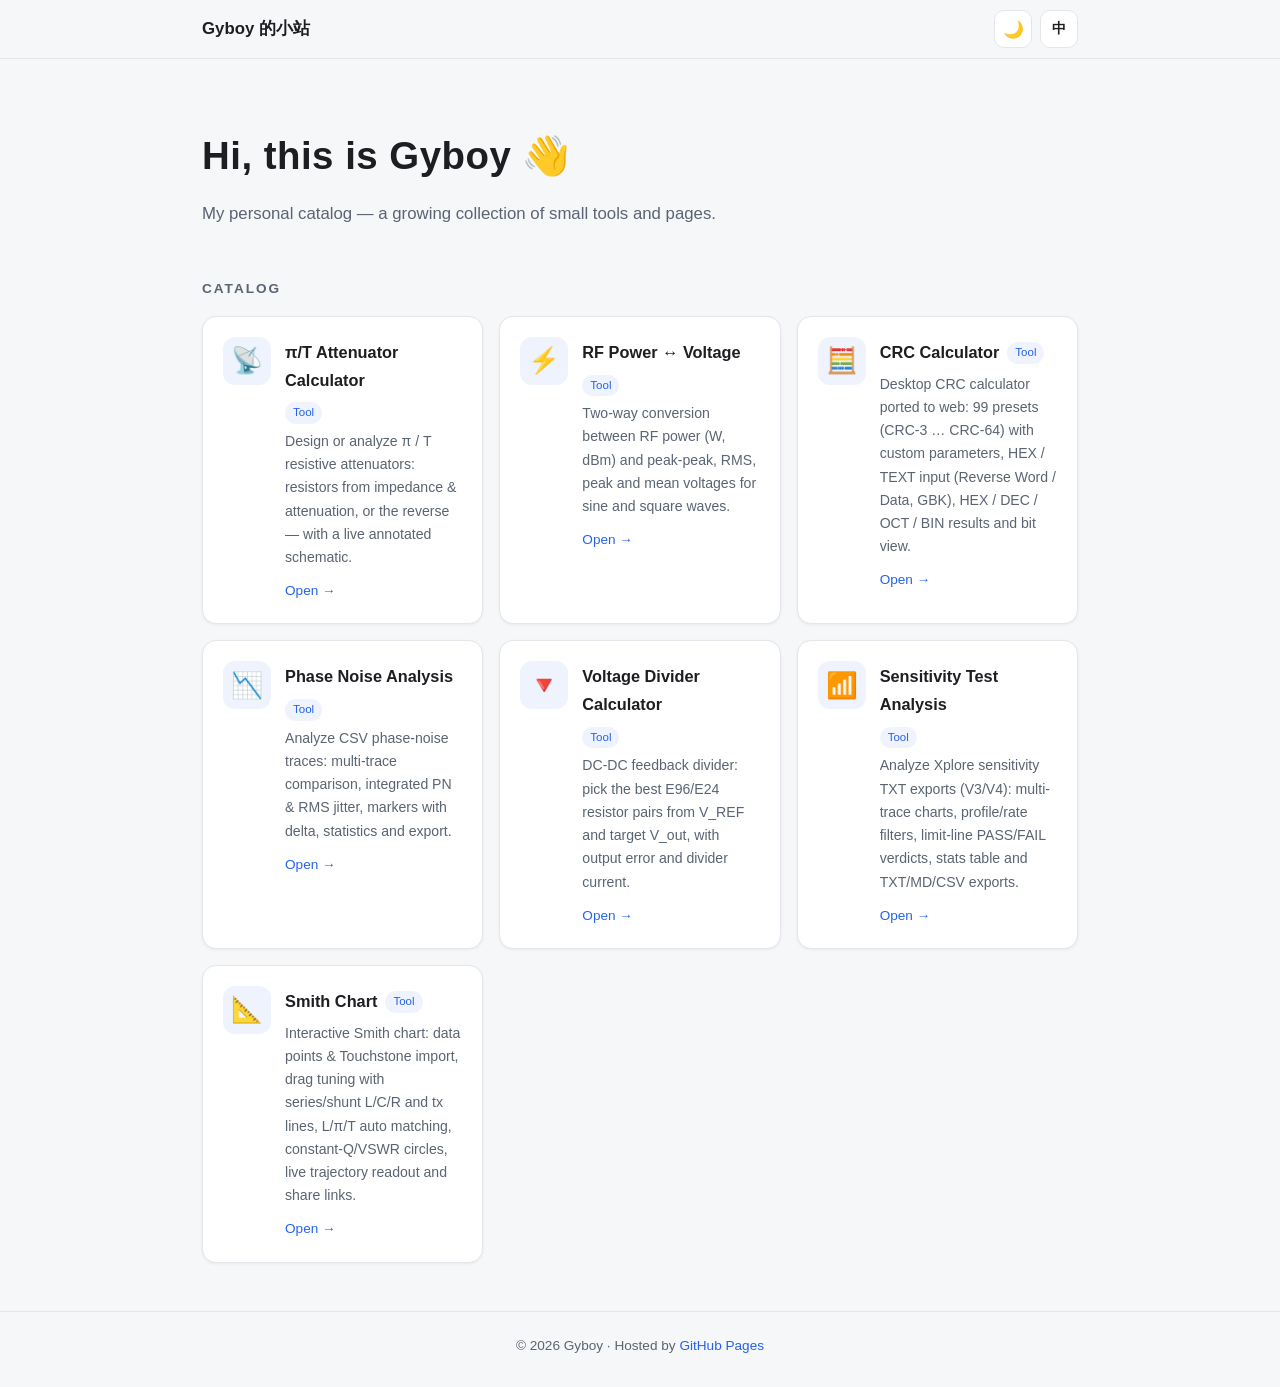
<file: index.html>
<!DOCTYPE html>
<html lang="zh-CN">
<head>
  <meta charset="UTF-8">
  <meta name="viewport" content="width=device-width, initial-scale=1">
  <title>Gyboy 的小站 · 目录</title>
  <meta name="description" content="Gyboy 的个人站点：收录各类小工具与页面，持续更新。">
  <link rel="icon" href="data:image/svg+xml,<svg xmlns='http://www.w3.org/2000/svg' viewBox='0 0 100 100'><text y='.9em' font-size='90'>🏠</text></svg>">
  <script>
    /* 主题预设：在 CSS 加载前确定明暗，避免页面闪烁 */
    (function () {
      var t = localStorage.getItem('gyboy-theme');
      if (!t) t = window.matchMedia && matchMedia('(prefers-color-scheme: dark)').matches ? 'dark' : 'light';
      document.documentElement.setAttribute('data-theme', t);
    })();
  </script>
  <link rel="stylesheet" href="/assets/css/style.css">
</head>
<body data-i18n-doc="home.doc">
  <header class="site-header">
    <div class="container header-inner">
      <a class="brand" href="/">Gyboy 的小站</a>
      <div class="header-actions">
        <button id="theme-toggle" class="icon-btn" data-i18n-title="nav.theme" aria-label="切换明暗主题" title="切换明暗主题">🌙</button>
        <button id="lang-toggle" class="icon-btn lang-btn" aria-label="切换到英文" title="切换到英文">EN</button>
      </div>
    </div>
  </header>

  <main class="container">
    <section class="hero">
      <h1 data-i18n="home.hero.title">你好，这里是 Gyboy 👋</h1>
      <p data-i18n="home.hero.sub">我的个人目录站 —— 收录做过的各类小工具与页面，持续更新中。</p>
    </section>

    <section>
      <h2 class="section-title" data-i18n="home.section">目录</h2>
      <div id="page-grid" class="card-grid"></div>
      <noscript><p class="empty-tip">请启用 JavaScript 以查看目录。</p></noscript>
    </section>
  </main>

  <footer class="site-footer">
    <div class="container">
      © <span id="year">2026</span> Gyboy · <span data-i18n-html="footer.hosted">由 <a href="https://pages.github.com/" target="_blank" rel="noopener">GitHub Pages</a> 托管</span>
    </div>
  </footer>

  <script src="/assets/js/i18n.js"></script>
  <script src="/assets/js/pages.js"></script>
  <script src="/assets/js/common.js"></script>
</body>
</html>
</file>
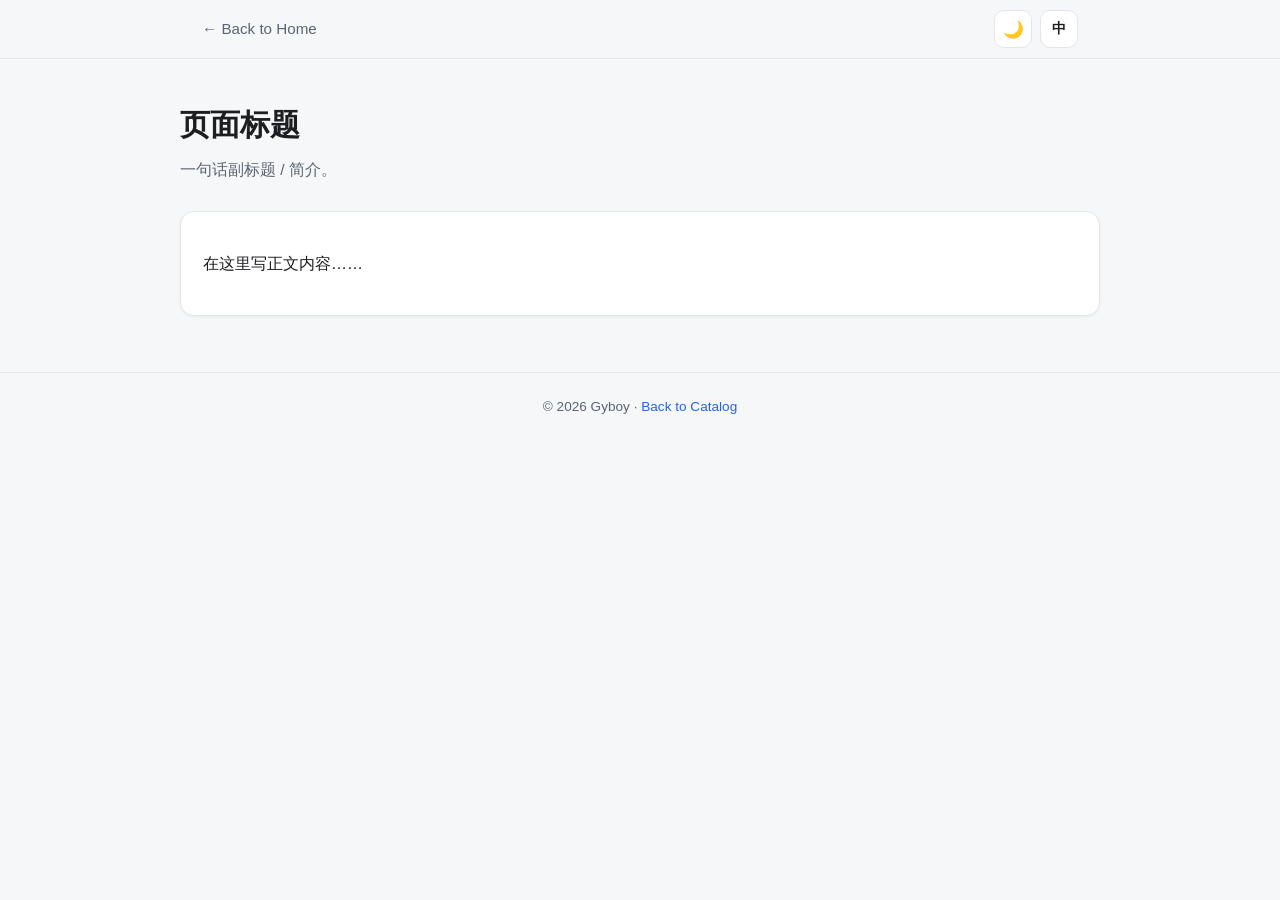
<file: _template/index.html>
<!DOCTYPE html>
<!--
  ════════════════════════════════════════════════════════════
  新页面模板 · 使用方法（3 步）
  ────────────────────────────────────────────────────────────
  1. 把整个 _template 文件夹复制一份，重命名为页面路径，
     例如 tools/my-tool/ 或 blog/my-post/
  2. 修改下方 <title>、<h1 class="page-title">、
     <p class="page-subtitle"> 和 <main> 里的正文内容；
     需要交互逻辑时，把 JS 写在页面底部的 <script> 中
  3. 打开 /assets/js/pages.js，在 SITE_PAGES 数组里加一条记录，
     首页目录会自动出现新卡片

  多语言说明：
  - 静态文本用 data-i18n="key"（纯文本）或 data-i18n-html="key"
    （富文本），词典加在 /assets/js/i18n.js 的 I18N_DICT 里；
  - 页面动态文本用 I18N.lang() / I18N.t(key)，并监听 'langchange'
    事件重渲染；
  - 浏览器标签页标题：<body data-i18n-doc="key">。

  详细说明见仓库根目录 MAINTENANCE.md
  ════════════════════════════════════════════════════════════
-->
<html lang="zh-CN">
<head>
  <meta charset="UTF-8">
  <meta name="viewport" content="width=device-width, initial-scale=1">
  <title>页面标题 · Gyboy 的小站</title>
  <meta name="description" content="一句话页面简介。">
  <link rel="icon" href="data:image/svg+xml,<svg xmlns='http://www.w3.org/2000/svg' viewBox='0 0 100 100'><text y='.9em' font-size='90'>📄</text></svg>">
  <script>
    /* 主题预设：在 CSS 加载前确定明暗，避免页面闪烁 */
    (function () {
      var t = localStorage.getItem('gyboy-theme');
      if (!t) t = window.matchMedia && matchMedia('(prefers-color-scheme: dark)').matches ? 'dark' : 'light';
      document.documentElement.setAttribute('data-theme', t);
    })();
  </script>
  <link rel="stylesheet" href="/assets/css/style.css">
</head>
<body>
  <header class="site-header">
    <div class="container header-inner">
      <a class="back-link" href="/" data-i18n="nav.back">← 返回首页</a>
      <div class="header-actions">
        <button id="theme-toggle" class="icon-btn" data-i18n-title="nav.theme" aria-label="切换明暗主题" title="切换明暗主题">🌙</button>
        <button id="lang-toggle" class="icon-btn lang-btn" aria-label="切换到英文" title="切换到英文">EN</button>
      </div>
    </div>
  </header>

  <main class="container page-main">
    <h1 class="page-title">页面标题</h1>
    <p class="page-subtitle">一句话副标题 / 简介。</p>

    <!-- 正文从这里开始，可以直接复用 .panel 卡片容器；
         需要多语言的元素加 data-i18n="key"（词典见 /assets/js/i18n.js） -->
    <div class="panel">
      <p>在这里写正文内容……</p>
    </div>
  </main>

  <footer class="site-footer">
    <div class="container">
      © <span id="year">2026</span> Gyboy · <a href="/" data-i18n="footer.back">返回目录</a>
    </div>
  </footer>

  <script src="/assets/js/i18n.js"></script>
  <script src="/assets/js/common.js"></script>
  <script>
    /* 页面专属脚本写在这里；
       动态文本可参考 tools/pi-attenuator/ 的双语写法（{ zh, en } + langchange） */
  </script>
</body>
</html>
</file>
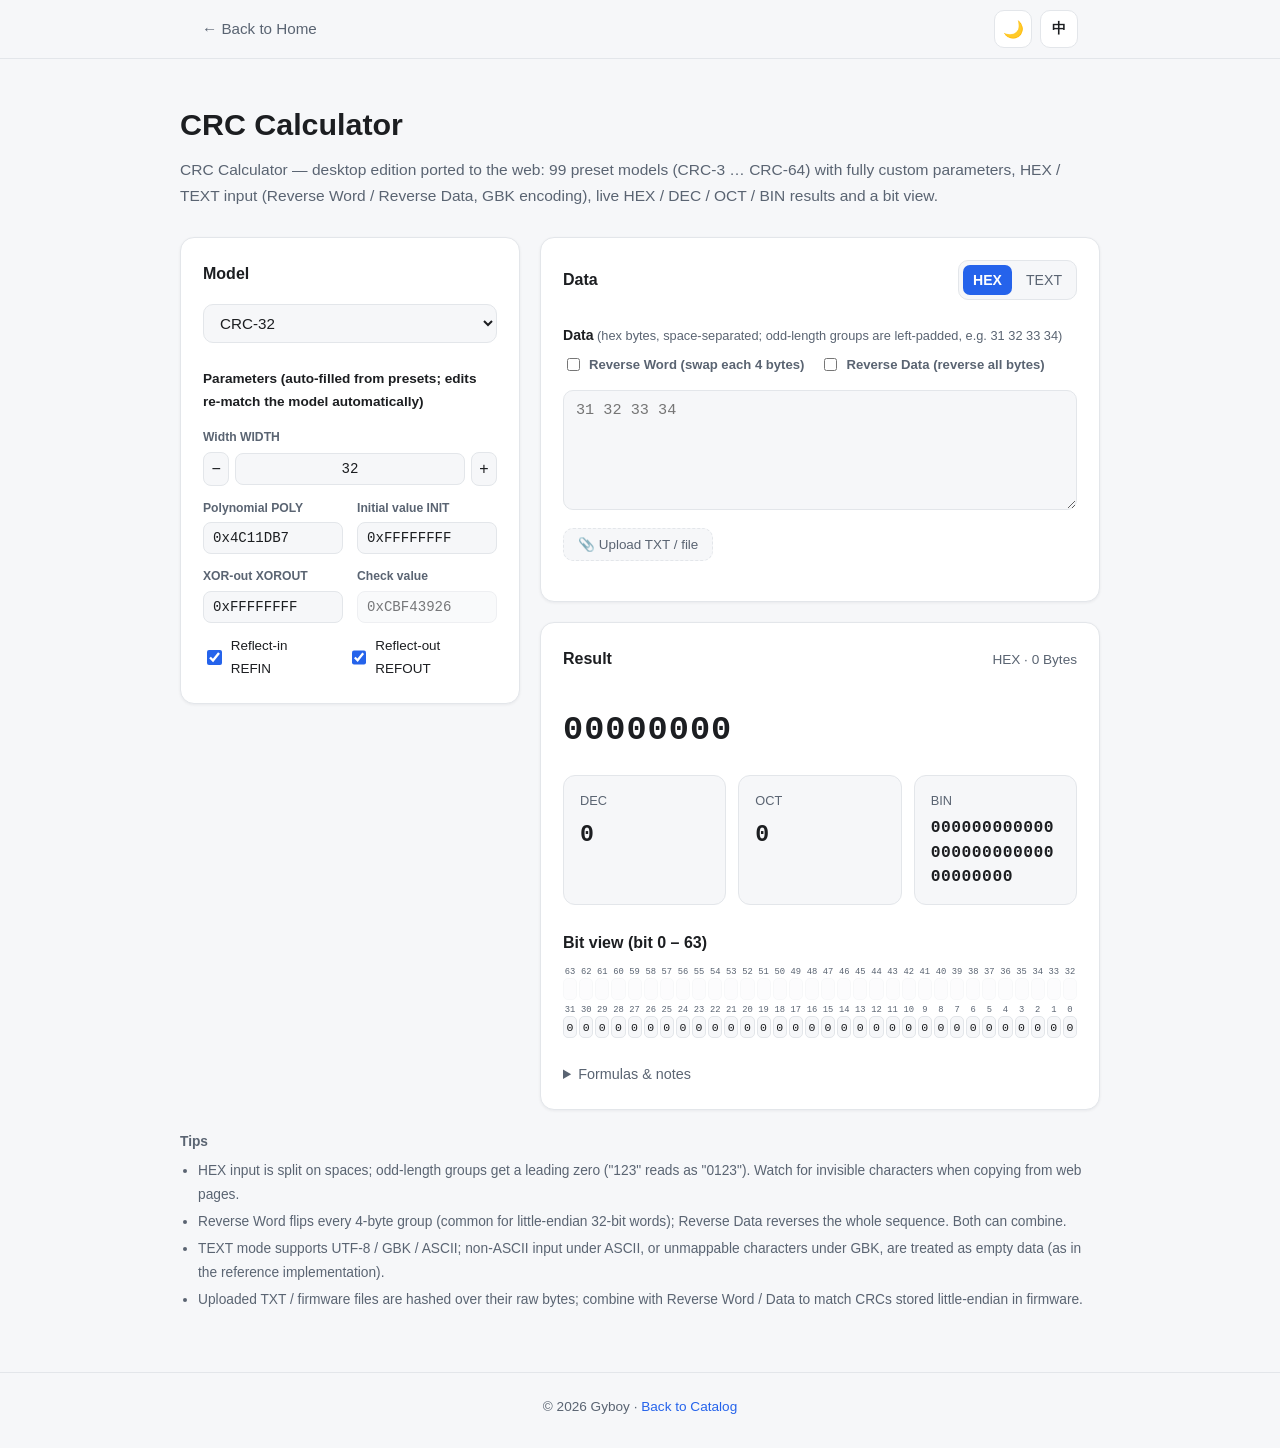
<file: tools/crc/index.html>
<!DOCTYPE html>
<html lang="zh-CN">
<head>
  <meta charset="UTF-8">
  <meta name="viewport" content="width=device-width, initial-scale=1">
  <title>CRC 计算工具 · Gyboy 的小站</title>
  <meta name="description" content="CRC 在线计算器（桌面版移植）：99 种预设模型（CRC-3 ~ CRC-64）与全参数自定义（WIDTH/POLY/INIT/XOROUT/REFIN/REFOUT），HEX 与 TEXT 双输入（Reverse Word / Reverse Data、GBK 编码），实时输出 HEX / DEC / OCT / BIN 与 64 位位显示。">
  <link rel="icon" href="data:image/svg+xml,<svg xmlns='http://www.w3.org/2000/svg' viewBox='0 0 100 100'><text y='.9em' font-size='90'>🧮</text></svg>">
  <script>
    /* 主题预设：在 CSS 加载前确定明暗，避免页面闪烁 */
    (function () {
      var t = localStorage.getItem('gyboy-theme');
      if (!t) t = window.matchMedia && matchMedia('(prefers-color-scheme: dark)').matches ? 'dark' : 'light';
      document.documentElement.setAttribute('data-theme', t);
    })();
  </script>
  <link rel="stylesheet" href="/assets/css/style.css">
  <style>
    /* ---------- CRC 页专属：位宽步进器与位点阵 ---------- */
    .stepper { display: flex; align-items: center; gap: 6px; }
    .stepper button {
      width: 30px; height: 34px; border: 1px solid var(--border); border-radius: 8px;
      background: var(--bg); color: var(--text); font-size: 1rem; cursor: pointer;
      transition: border-color 0.15s;
    }
    .stepper button:hover { border-color: var(--accent); }
    .stepper input {
      width: 100%; min-width: 0; text-align: center;
      padding: 7px 6px; font-size: 0.9rem; font-family: ui-monospace, Consolas, monospace;
      color: var(--text); background: var(--bg); border: 1px solid var(--border);
      border-radius: 8px; outline: none;
    }
    .stepper input:focus { border-color: var(--accent); }
    .params-grid input[type="text"]:disabled, .params-grid .stepper input:disabled { opacity: 0.6; cursor: not-allowed; }

    .bit-wrap { overflow-x: auto; padding-bottom: 4px; }
    .bit-grid {
      display: grid;
      grid-template-columns: repeat(32, minmax(0, 1fr));
      gap: 2px;
      font-family: ui-monospace, "Cascadia Mono", Consolas, monospace;
    }
    .bit-cell { text-align: center; min-width: 0; }
    .bit-cell .bit-num { display: block; font-size: 0.55rem; color: var(--text-2); line-height: 1.4; white-space: nowrap; }
    .bit-cell .bit-val {
      display: flex; align-items: center; justify-content: center;
      height: 22px; border: 1px solid var(--border); border-radius: 5px;
      background: var(--bg); font-size: 0.72rem; color: var(--text);
    }
    .bit-cell.on .bit-val { background: var(--accent-weak); border-color: var(--accent); color: var(--accent); font-weight: 700; }
    .bit-cell.off .bit-val { opacity: 0.25; }
    /* 窄屏下 32 列放不下两位数位序号，隐藏序号只留位值 */
    @media (max-width: 900px) {
      .bit-cell .bit-num { display: none; }
    }
    .hex-opts { display: flex; gap: 16px; flex-wrap: wrap; margin-bottom: 8px; }
    .hex-opts label, .enc-row label {
      display: inline-flex; align-items: center; gap: 6px;
      font-size: 0.82rem; color: var(--text-2); cursor: pointer;
    }
    .hex-opts input, .enc-row input { accent-color: var(--accent); }
    .enc-row { display: flex; align-items: center; gap: 8px; margin-bottom: 8px; }
    .enc-row select {
      padding: 6px 10px; font-size: 0.85rem; font-family: inherit; color: var(--text);
      background: var(--bg); border: 1px solid var(--border); border-radius: 8px; outline: none; cursor: pointer;
    }
    .enc-row select:focus { border-color: var(--accent); }
    .file-row { display: flex; align-items: center; gap: 10px; flex-wrap: wrap; margin-top: 10px; }
    .file-btn {
      display: inline-flex; align-items: center; gap: 6px;
      border: 1.5px dashed var(--border); border-radius: 10px; background: var(--bg);
      color: var(--text-2); font-family: inherit; font-size: 0.84rem;
      padding: 8px 14px; cursor: pointer; transition: border-color 0.15s, color 0.15s;
    }
    .file-btn:hover { border-color: var(--accent); color: var(--accent); }
    .file-chip {
      display: inline-flex; align-items: center; gap: 8px; max-width: 100%;
      background: var(--accent-weak); border: 1px solid var(--accent); border-radius: 99px;
      color: var(--accent); font-size: 0.8rem; padding: 5px 12px;
    }
    .file-chip .fname { font-weight: 600; overflow: hidden; text-overflow: ellipsis; white-space: nowrap; max-width: 260px; }
    .file-chip .fsize { font-family: ui-monospace, Consolas, monospace; font-size: 0.72rem; opacity: 0.85; }
    .file-chip .fclear {
      border: none; background: transparent; color: inherit; cursor: pointer;
      font-size: 0.8rem; line-height: 1; padding: 2px;
    }
    .file-chip .fclear:hover { color: var(--danger); }
    .input-area.drop { border-radius: 10px; box-shadow: 0 0 0 3px var(--accent-weak); }
    .input-area textarea.drop { border-color: var(--accent); border-style: dashed; }
  </style>
</head>
<body data-i18n-doc="crc.doc">
  <header class="site-header">
    <div class="container header-inner">
      <a class="back-link" href="/" data-i18n="nav.back">← 返回首页</a>
      <div class="header-actions">
        <button id="theme-toggle" class="icon-btn" data-i18n-title="nav.theme" aria-label="切换明暗主题" title="切换明暗主题">🌙</button>
        <button id="lang-toggle" class="icon-btn lang-btn" aria-label="切换到英文" title="切换到英文">EN</button>
      </div>
    </div>
  </header>

  <main class="container page-main">
    <h1 class="page-title" data-i18n="crc.h1">CRC 校验计算器</h1>
    <p class="page-subtitle" data-i18n="crc.subtitle"></p>

    <div class="calc-grid">
      <!-- ============ 模型与参数 ============ -->
      <section class="panel">
        <h2 data-i18n="crc.model">算法模型</h2>
        <div class="select-wrap">
          <select id="model-select" aria-label="CRC model"></select>
        </div>

        <h2 class="result-sub" style="font-size: 0.85rem;" data-i18n="crc.params">CRC 参数</h2>
        <div class="params-grid">
          <div class="pfield" style="grid-column: 1 / -1;">
            <label data-i18n="crc.width">位宽 WIDTH</label>
            <div class="stepper">
              <button type="button" id="bit-minus" aria-label="-">−</button>
              <input id="p-width" type="text" inputmode="numeric" value="32">
              <button type="button" id="bit-plus" aria-label="+">+</button>
            </div>
          </div>
          <div class="pfield">
            <label for="p-poly" data-i18n="crc.poly">多项式 POLY</label>
            <input id="p-poly" type="text" value="0x04C11DB7" spellcheck="false" autocomplete="off">
          </div>
          <div class="pfield">
            <label for="p-init" data-i18n="crc.init">初始值 INIT</label>
            <input id="p-init" type="text" value="0xFFFFFFFF" spellcheck="false" autocomplete="off">
          </div>
          <div class="pfield">
            <label for="p-xor" data-i18n="crc.xorout">结果异或 XOROUT</label>
            <input id="p-xor" type="text" value="0xFFFFFFFF" spellcheck="false" autocomplete="off">
          </div>
          <div class="pfield">
            <label for="p-check" data-i18n="crc.check">Check 校验值</label>
            <input id="p-check" type="text" value="" readonly disabled>
          </div>
          <div class="check-row">
            <label><input id="p-refin" type="checkbox"> <span data-i18n="crc.refin">输入反转 REFIN</span></label>
            <label><input id="p-refout" type="checkbox"> <span data-i18n="crc.refout">输出反转 REFOUT</span></label>
          </div>
        </div>
      </section>

      <!-- ============ 输入 + 结果 ============ -->
      <div class="col-stack">
        <section class="panel">
          <div class="results-head">
            <h2 data-i18n="crc.dataLabel">输入数据</h2>
            <div class="seg" id="seg-mode">
              <button type="button" class="seg-btn active" data-mode="hex" data-i18n="crc.hex">HEX</button>
              <button type="button" class="seg-btn" data-mode="text" data-i18n="crc.ascii">TEXT</button>
            </div>
          </div>

          <div class="field" style="margin-top: 14px;">
            <label for="data-input"><span data-i18n="crc.dataLabel">输入数据</span><span class="hint" id="input-hint"></span></label>
            <div class="hex-opts" id="hex-opts">
              <label><input id="rev-word" type="checkbox"> <span data-i18n="crc.revWord">Reverse Word（每 4 字节反序）</span></label>
              <label><input id="rev-data" type="checkbox"> <span data-i18n="crc.revData">Reverse Data（整体倒序）</span></label>
            </div>
            <div class="enc-row" id="enc-row" style="display:none;">
              <label for="enc-select" data-i18n="crc.encoding">编码</label>
              <select id="enc-select">
                <option value="UTF-8" selected>UTF-8</option>
                <option value="GBK">GBK</option>
                <option value="ASCII">ASCII</option>
              </select>
            </div>
            <div class="input-area">
              <textarea id="data-input" spellcheck="false" placeholder="31 32 33 34"></textarea>
            </div>
            <div class="file-row">
              <button type="button" class="file-btn" id="file-btn" data-i18n="crc.fileBtn">📎 上传 TXT 计算</button>
              <input type="file" id="file-input" accept=".txt,.csv,.log,.md,.json,.xml,.bin,.dat,.hex" style="display:none;">
              <span class="file-chip" id="file-chip" style="display:none;" data-i18n-title="crc.fileHint" title="">
                📎 <span class="fname" id="file-name"></span><span class="fsize" id="file-size"></span>
                <button type="button" class="fclear" id="file-clear" title="✕">✕</button>
              </span>
            </div>
            <p class="mode-hint" id="file-hint" style="display:none;"></p>
          </div>
        </section>

        <section class="panel">
          <div class="results-head">
            <h2 data-i18n="crc.result">计算结果</h2>
            <span id="summary" class="summary"></span>
          </div>

          <div class="result-main" id="r-hex">—</div>

          <div class="resistor-grid">
            <div class="resistor-card">
              <div class="label">DEC</div>
              <div class="value" id="r-dec">—</div>
            </div>
            <div class="resistor-card">
              <div class="label">OCT</div>
              <div class="value" id="r-oct">—</div>
            </div>
            <div class="resistor-card">
              <div class="label">BIN</div>
              <div class="value bin" id="r-bin">—</div>
            </div>
          </div>

          <h2 class="result-sub" data-i18n="crc.bitGrid">位显示（bit 0 ~ 63）</h2>
          <div class="bit-wrap">
            <div class="bit-grid" id="bit-grid"></div>
          </div>

          <details class="formula">
            <summary data-i18n="formula.summary">计算公式与说明</summary>
            <div class="formula-body">
              <p data-i18n-html="crc.f1"></p>
              <p data-i18n-html="crc.f2"></p>
              <p data-i18n-html="crc.f3"></p>
              <p data-i18n-html="crc.f4"></p>
              <p data-i18n-html="crc.f5"></p>
            </div>
          </details>
        </section>
      </div>
    </div>

    <section class="tips">
      <strong data-i18n="tips.title">小提示</strong>
      <ul>
        <li data-i18n="crc.t1"></li>
        <li data-i18n="crc.t2"></li>
        <li data-i18n="crc.t3"></li>
        <li data-i18n="crc.t4"></li>
      </ul>
    </section>
  </main>

  <footer class="site-footer">
    <div class="container">
      © <span id="year">2026</span> Gyboy · <a href="/" data-i18n="footer.back">返回目录</a>
    </div>
  </footer>

  <script src="/assets/js/gbk-enc.js"></script>
  <script src="/assets/js/i18n.js"></script>
  <script src="/assets/js/common.js"></script>
  <script>
    /* ============================================================
     * CRC 计算器（桌面版 crc_calculator.py 的网页移植）
     *  - crcGenerate 与 Python crc_generate 逐行等价：
     *    MSB 先行逐位算法；REFIN 反转每个输入字节，REFOUT 反转寄存器；
     *    结果与 XOROUT 异或；空数据输入返回 0。
     *  - 位宽 1 ~ 64：≤32 用 Number，>32 自动切换 BigInt。
     *  - 99 个预设参数与 Python CRC_PRESETS 一致；参数修改后自动反向匹配。
     *  - HEX 输入按空格分段、奇数位段前补 0；Reverse Word 每 4 字节反序；
     *    Reverse Data 整体倒序；TEXT 支持 UTF-8 / GBK / ASCII。
     * ============================================================ */
    (function () {
      'use strict';
      function $(id) { return document.getElementById(id); }

      /* ---------- 预设（与 Python CRC_PRESETS 完全一致） ---------- */
      var PRESETS = {
        "CRC-3/GSM": [3, 0x03, 0x00, false, false, 0x07],
        "CRC-3/ROHC": [3, 0x03, 0x07, true, true, 0x00],
        "CRC-4/ITU": [4, 0x03, 0x00, true, true, 0x00],
        "CRC-4/INTERLAKEN": [4, 0x03, 0x0F, false, false, 0x0F],
        "CRC-5/EPC": [5, 0x09, 0x09, false, false, 0x00],
        "CRC-5/ITU": [5, 0x15, 0x00, true, true, 0x00],
        "CRC-5/USB": [5, 0x05, 0x1F, true, true, 0x1F],
        "CRC-6/CDMA2000-A": [6, 0x27, 0x3F, false, false, 0x00],
        "CRC-6/CDMA2000-B": [6, 0x07, 0x3F, false, false, 0x00],
        "CRC-6/DARC": [6, 0x19, 0x00, true, true, 0x00],
        "CRC-6/ITU": [6, 0x03, 0x00, true, true, 0x00],
        "CRC-6/GSM": [6, 0x2F, 0x00, false, false, 0x3F],
        "CRC-7": [7, 0x09, 0x00, false, false, 0x00],
        "CRC-7/ROHC": [7, 0x4F, 0x7F, true, true, 0x00],
        "CRC-7/UMTS": [7, 0x45, 0x00, false, false, 0x00],
        "CRC-8": [8, 0x07, 0x00, false, false, 0x00],
        "CRC-8/AUTOSAR": [8, 0x2F, 0xFF, false, false, 0xFF],
        "CRC-8/CDMA2000": [8, 0x9B, 0xFF, false, false, 0x00],
        "CRC-8/DARC": [8, 0x39, 0x00, true, true, 0x00],
        "CRC-8/DVB-S2": [8, 0xD5, 0x00, false, false, 0x00],
        "CRC-8/EBU": [8, 0x1D, 0xFF, true, true, 0x00],
        "CRC-8/GSM-A": [8, 0x1D, 0x00, false, false, 0x00],
        "CRC-8/GSM-B": [8, 0x49, 0x00, false, false, 0xFF],
        "CRC-8/I-CODE": [8, 0x1D, 0xFD, false, false, 0x00],
        "CRC-8/ITU": [8, 0x07, 0x00, false, false, 0x55],
        "CRC-8/LTE": [8, 0x9B, 0x00, false, false, 0x00],
        "CRC-8/MAXIM": [8, 0x31, 0x00, true, true, 0x00],
        "CRC-8/OPENSAFETY": [8, 0x2F, 0x00, false, false, 0x00],
        "CRC-8/ROHC": [8, 0x07, 0xFF, true, true, 0x00],
        "CRC-8/SAE-J1850": [8, 0x1D, 0xFF, false, false, 0xFF],
        "CRC-8/WCDMA": [8, 0x9B, 0x00, true, true, 0x00],
        "CRC-10": [10, 0x0233, 0x0000, false, false, 0x0000],
        "CRC-10/CDMA2000": [10, 0x03D9, 0x03FF, false, false, 0x0000],
        "CRC-10/GSM": [10, 0x0175, 0x0000, false, false, 0x03FF],
        "CRC-11": [11, 0x0385, 0x001A, false, false, 0x0000],
        "CRC-11/UMTS": [11, 0x0307, 0x0000, false, false, 0x0000],
        "CRC-12/3GPP": [12, 0x080F, 0x0000, false, true, 0x0000],
        "CRC-12/CDMA2000": [12, 0x0F13, 0x0FFF, false, false, 0x0000],
        "CRC-12/DECT": [12, 0x080F, 0x0000, false, false, 0x0000],
        "CRC-12/GSM": [12, 0x0D31, 0x0000, false, false, 0x0FFF],
        "CRC-13/BBC": [13, 0x1CF5, 0x0000, false, false, 0x0000],
        "CRC-14/DARC": [14, 0x0805, 0x0000, true, true, 0x0000],
        "CRC-14/GSM": [14, 0x202D, 0x0000, false, false, 0x3FFF],
        "CRC-15": [15, 0x4599, 0x0000, false, false, 0x0000],
        "CRC-15/MPT1327": [15, 0x6815, 0x0000, false, false, 0x0001],
        "CRC-16/ARC": [16, 0x8005, 0x0000, true, true, 0x0000],
        "CRC-16/AUG-CCITT": [16, 0x1021, 0x1D0F, false, false, 0x0000],
        "CRC-16/BUYPASS": [16, 0x8005, 0x0000, false, false, 0x0000],
        "CRC-16/CCITT-FALSE": [16, 0x1021, 0xFFFF, false, false, 0x0000],
        "CRC-16/CCITT/KERMIT": [16, 0x1021, 0x0000, true, true, 0x0000],
        "CRC-16/CDMA2000": [16, 0xC867, 0xFFFF, false, false, 0x0000],
        "CRC-16/CMS": [16, 0x8005, 0xFFFF, false, false, 0x0000],
        "CRC-16/CRC-A": [16, 0x1021, 0xC6C6, true, true, 0x0000],
        "CRC-16/DDS-110": [16, 0x8005, 0x800D, false, false, 0x0000],
        "CRC-16/DECT-R": [16, 0x0589, 0x0000, false, false, 0x0001],
        "CRC-16/DECT-X": [16, 0x0589, 0x0000, false, false, 0x0000],
        "CRC-16/DNP": [16, 0x3D65, 0x0000, true, true, 0xFFFF],
        "CRC-16/EN-13757": [16, 0x3D65, 0x0000, false, false, 0xFFFF],
        "CRC-16/GENIBUS": [16, 0x1021, 0xFFFF, false, false, 0xFFFF],
        "CRC-16/GSM": [16, 0x1021, 0x0000, false, false, 0xFFFF],
        "CRC-16/LJ1200": [16, 0x6F63, 0x0000, false, false, 0x0000],
        "CRC-16/MAXIM": [16, 0x8005, 0x0000, true, true, 0xFFFF],
        "CRC-16/MCRF4XX": [16, 0x1021, 0xFFFF, true, true, 0x0000],
        "CRC-16/MODBUS": [16, 0x8005, 0xFFFF, true, true, 0x0000],
        "CRC-16/OPENSAFETY-A": [16, 0x5935, 0x0000, false, false, 0x0000],
        "CRC-16/OPENSAFETY-B": [16, 0x755B, 0x0000, false, false, 0x0000],
        "CRC-16/PROFIBUS": [16, 0x1DCF, 0xFFFF, false, false, 0xFFFF],
        "CRC-16/RIELLO": [16, 0x1021, 0xB2AA, true, true, 0x0000],
        "CRC-16/T10-DIF": [16, 0x8BB7, 0x0000, false, false, 0x0000],
        "CRC-16/TELEDISK": [16, 0xA097, 0x0000, false, false, 0x0000],
        "CRC-16/TMS37157": [16, 0x1021, 0x89EC, true, true, 0x0000],
        "CRC-16/USB": [16, 0x8005, 0xFFFF, true, true, 0xFFFF],
        "CRC-16/X-25/CRC-B": [16, 0x1021, 0xFFFF, true, true, 0xFFFF],
        "CRC-16/XMODEM": [16, 0x1021, 0x0000, false, false, 0x0000],
        "CRC-24": [24, 0x864CFB, 0xB704CE, false, false, 0x000000],
        "CRC-24/BLE": [24, 0x00065B, 0x555555, true, true, 0x000000],
        "CRC-24/FLEXRAY-A": [24, 0x5D6DCB, 0xFEDCBA, false, false, 0x000000],
        "CRC-24/FLEXRAY-B": [24, 0x5D6DCB, 0xABCDEF, false, false, 0x000000],
        "CRC-24/INTERLAKEN": [24, 0x328B63, 0xFFFFFF, false, false, 0xFFFFFF],
        "CRC-24/LTE-A": [24, 0x864CFB, 0x000000, false, false, 0x000000],
        "CRC-24/LTE-B": [24, 0x800063, 0x000000, false, false, 0x000000],
        "CRC-30/CDMA": [30, 0x2030B9C7, 0x3FFFFFFF, false, false, 0x3FFFFFFF],
        "CRC-31/PHILIPS": [31, 0x04C11DB7, 0x7FFFFFFF, false, false, 0x7FFFFFFF],
        "CRC-32": [32, 0x04C11DB7, 0xFFFFFFFF, true, true, 0xFFFFFFFF],
        "CRC-32/AUTOSAR": [32, 0xF4ACFB13, 0xFFFFFFFF, true, true, 0xFFFFFFFF],
        "CRC-32/BZIP2": [32, 0x04C11DB7, 0xFFFFFFFF, false, false, 0xFFFFFFFF],
        "CRC-32C": [32, 0x1EDC6F41, 0xFFFFFFFF, true, true, 0xFFFFFFFF],
        "CRC-32D": [32, 0xA833982B, 0xFFFFFFFF, true, true, 0xFFFFFFFF],
        "CRC-32/MPEG-2": [32, 0x04C11DB7, 0xFFFFFFFF, false, false, 0x00000000],
        "CRC-32/POSIX": [32, 0x04C11DB7, 0x00000000, false, false, 0xFFFFFFFF],
        "CRC-32Q": [32, 0x814141AB, 0x00000000, false, false, 0x00000000],
        "CRC-32/JAMCRC": [32, 0x04C11DB7, 0xFFFFFFFF, true, true, 0x00000000],
        "CRC-32/XFER": [32, 0x000000AF, 0x00000000, false, false, 0x00000000],
        "CRC-40/GSM": [40, 0x0004820009, 0x0000000000, false, false, 0xFFFFFFFFFF],
        "CRC-64": [64, 0x42F0E1EBA9EA3693n, 0x0000000000000000n, false, false, 0x0000000000000000n],
        "CRC-64/GO-ISO": [64, 0x000000000000001Bn, 0xFFFFFFFFFFFFFFFFn, true, true, 0xFFFFFFFFFFFFFFFFn],
        "CRC-64-GONES": [64, 0xAD93D23594C935A9n, 0xFFFFFFFFFFFFFFFFn, true, true, 0x0000000000000000n],
        "CRC-64/WE": [64, 0x42F0E1EBA9EA3693n, 0xFFFFFFFFFFFFFFFFn, false, false, 0xFFFFFFFFFFFFFFFFn],
        "CRC-64/XZ": [64, 0x42F0E1EBA9EA3693n, 0xFFFFFFFFFFFFFFFFn, true, true, 0xFFFFFFFFFFFFFFFFn]
      };
      var CUSTOM_ID = '__custom__';

      /* ---------- 核心算法 ---------- */
      function reverseBitsBig(data, bitLen) {
        var tmp = 0n;
        var d = BigInt(data);
        for (var i = 0n; i < BigInt(bitLen); i++) {
          tmp = (tmp << 1n) | (d & 1n);
          d >>= 1n;
        }
        return tmp;
      }
      /* 与 Python crc_generate 逐行等价的参考实现（BigInt 逐位） */
      function crcBitwise(width, poly, init, refIn, refOut, xorOut, data) {
        if (!data.length) return 0n;
        var W = BigInt(width);
        var topBit = 1n << (W - 1n);
        var mask = (1n << W) - 1n;
        var crc = BigInt(init) & mask;
        var poly2 = BigInt(poly) & mask, xor2 = BigInt(xorOut) & mask;
        for (var k = 0; k < data.length; k++) {
          var dat = BigInt(data[k]);
          if (refIn) dat = reverseBitsBig(dat, 8);
          for (var b = 0; b < 8; b++) {
            var bit = ((crc & topBit) !== 0n ? 1n : 0n) ^ ((dat & 0x80n) !== 0n ? 1n : 0n);
            dat = (dat << 1n) & 0xFFn;
            crc = (crc << 1n) & mask;
            if (bit) crc ^= poly2;
          }
        }
        if (refOut) crc = reverseBitsBig(crc, width);
        return (crc ^ xor2) & mask;
      }

      /* ---------- 查表加速（宽度 ≥ 8）：与逐位算法严格等价，用于文件级数据量 ---------- */
      var rev8tab = null; /* 单字节位反转查找表 */
      function getRev8() {
        if (!rev8tab) {
          rev8tab = [];
          for (var b = 0; b < 256; b++) rev8tab.push(Number(reverseBitsBig(BigInt(b), 8)));
        }
        return rev8tab;
      }
      var tableCache = { key: '', tbl: null };
      function getTable(width, poly, refIn) {
        var key = width + '/' + poly + '/' + refIn;
        if (tableCache.key === key) return tableCache.tbl;
        var mask = (1n << BigInt(width)) - 1n;
        var p2 = BigInt(poly) & mask;
        var top = BigInt(width - 1);
        var tbl = [];
        for (var b = 0; b < 256; b++) {
          var dat = BigInt(refIn ? getRev8()[b] : b);
          var c = 0n;
          for (var i = 0; i < 8; i++) {
            var bit = ((c >> top) & 1n) ^ ((dat >> BigInt(7 - i)) & 1n);
            c = (c << 1n) & mask;
            if (bit) c ^= p2;
          }
          tbl.push(c);
        }
        tableCache = { key: key, tbl: tbl };
        return tbl;
      }
      function crcGenerate(width, poly, init, refIn, refOut, xorOut, data) {
        if (!data.length) return 0n;
        if (width < 8 || data.length < 8) return crcBitwise(width, poly, init, refIn, refOut, xorOut, data);
        var mask = (1n << BigInt(width)) - 1n;
        var crc = BigInt(init) & mask;
        var tbl = getTable(width, poly, refIn);
        var shift = BigInt(width - 8);
        var r8 = refIn ? getRev8() : null;
        for (var k = 0; k < data.length; k++) {
          var hi = Number((crc >> shift) & 0xFFn);
          /* REFIN 时寄存器高字节与输入字节都需按位反转后才能在查表索引中合并 */
          var idx = refIn ? r8[hi] ^ data[k] : hi ^ data[k];
          crc = ((crc << 8n) & mask) ^ tbl[idx];
        }
        if (refOut) crc = reverseBitsBig(crc, width);
        return (crc ^ BigInt(xorOut)) & mask;
      }

      /* ---------- GBK 编码（基于 gbk-enc.js 索引串） ---------- */
      var gbkMap = null;
      function gbkEncode(str) {
        var table = window.GBK_INDEX_STR;
        if (!table) return null;
        if (!gbkMap) {
          gbkMap = {};
          for (var i = 0; i < table.length; i++) {
            var c = table.charAt(i);
            if (c === '\u0000' || (c in gbkMap)) continue;
            var lead = 0x81 + Math.floor(i / 190), tp = i % 190;
            gbkMap[c] = tp < 0x3F ? [lead, 0x40 + tp] : [lead, 0x41 + tp];
          }
        }
        var out = [];
        for (var j = 0; j < str.length; j++) {
          var ch = str.charAt(j), code = str.charCodeAt(j);
          if (code < 0x80) { out.push(code); continue; }
          if (code === 0x20AC) { out.push(0x80); continue; } /* cp936 单字节 € */
          var m = gbkMap[ch];
          if (!m) return null; /* 不可映射 → 整体按空数据处理（与源实现一致） */
          out.push(m[0], m[1]);
        }
        return out;
      }

      /* ---------- 输入解析 ---------- */
      var state = { mode: 'hex' };
      var fileData = null; /* 上传文件后优先生效：{ name, bytes }，按原始字节计算 */
      function parseHexInput(text) {
        var parts = text.trim().split(/\s+/).filter(function (p) { return p.length; });
        var hexStr = '';
        for (var i = 0; i < parts.length; i++) {
          var p = parts[i];
          if (!/^[0-9a-fA-F]+$/.test(p)) return null;
          if (p.length % 2 === 1) p = '0' + p;
          hexStr += p;
        }
        var bytes = [];
        for (var j = 0; j < hexStr.length; j += 2) bytes.push(parseInt(hexStr.substr(j, 2), 16));
        return bytes;
      }
      function textToBytes(text, enc) {
        if (enc === 'UTF-8') {
          return Array.prototype.slice.call(new TextEncoder().encode(text));
        }
        if (enc === 'GBK') {
          var b = gbkEncode(text);
          return b === null ? [] : b;
        }
        /* ASCII：非 ASCII 字符 → 空数据（与源实现一致） */
        for (var i = 0; i < text.length; i++) {
          if (text.charCodeAt(i) >= 0x80) return [];
        }
        var out = [];
        for (var j = 0; j < text.length; j++) out.push(text.charCodeAt(j));
        return out;
      }
      function currentData() {
        if (fileData) return fileData.bytes;
        var text = $('data-input').value;
        if (state.mode === 'hex') {
          var bytes = parseHexInput(text);
          if (bytes === null) return [];
          if ($('rev-word').checked) {
            var arr = [];
            for (var i = 0; i < bytes.length; i += 4) {
              var chunk = bytes.slice(i, i + 4).reverse();
              arr = arr.concat(chunk);
            }
            bytes = arr;
          }
          if ($('rev-data').checked) bytes.reverse();
          return bytes;
        }
        return textToBytes(text, $('enc-select').value);
      }

      /* ---------- 参数读写与反向匹配 ---------- */
      function parseHexField(s, width) {
        s = String(s).trim().replace(/^0[xX]/, '');
        if (!/^[0-9a-fA-F]+$/.test(s)) return null;
        return width > 32 ? BigInt('0x' + s) : parseInt(s, 16);
      }
      function readParams() {
        var width = parseInt($('p-width').value, 10);
        if (!isFinite(width) || width < 1 || width > 64) return null;
        var poly = parseHexField($('p-poly').value, width);
        var init = parseHexField($('p-init').value, width);
        var xorOut = parseHexField($('p-xor').value, width);
        if (poly === null || init === null || xorOut === null) return null;
        return { width: width, poly: poly, init: init, refIn: $('p-refin').checked, refOut: $('p-refout').checked, xorOut: xorOut };
      }
      function hexField(v) { return '0x' + BigInt(v).toString(16).toUpperCase(); }
      /* 参数变化后反向匹配预设（与 Python match_crc_preset 一致） */
      function matchPreset() {
        var p = readParams();
        if (!p) { $('model-select').value = CUSTOM_ID; return; }
        var check = crcGenerate(p.width, p.poly, p.init, p.refIn, p.refOut, p.xorOut,
          [0x31, 0x32, 0x33, 0x34, 0x35, 0x36, 0x37, 0x38, 0x39]);
        $('p-check').value = '0x' + check.toString(16).toUpperCase();
        var matched = CUSTOM_ID;
        for (var name in PRESETS) {
          var m = PRESETS[name];
          if (m[0] === p.width &&
              BigInt(m[1]) === BigInt(p.poly) && BigInt(m[2]) === BigInt(p.init) &&
              m[3] === p.refIn && m[4] === p.refOut && BigInt(m[5]) === BigInt(p.xorOut)) { matched = name; break; }
        }
        $('model-select').value = matched;
      }
      function loadPreset(name) {
        $('model-select').value = name;
        if (name !== CUSTOM_ID) {
          var m = PRESETS[name];
          $('p-width').value = String(m[0]);
          $('p-refin').checked = m[3];
          $('p-refout').checked = m[4];
          $('p-poly').value = hexField(m[1]);
          $('p-init').value = hexField(m[2]);
          $('p-xor').value = hexField(m[5]);
          var check = crcGenerate(m[0], m[1], m[2], m[3], m[4], m[5],
            [0x31, 0x32, 0x33, 0x34, 0x35, 0x36, 0x37, 0x38, 0x39]);
          $('p-check').value = '0x' + check.toString(16).toUpperCase();
        }
        calc();
      }

      /* ---------- 位显示点阵（64 格，两行 32，与源实现布局一致） ---------- */
      var bitCells = [];
      function buildBitGrid() {
        var grid = $('bit-grid');
        grid.innerHTML = '';
        bitCells = [];
        for (var bit = 63; bit >= 0; bit--) {
          var cell = document.createElement('div');
          cell.className = 'bit-cell';
          var num = document.createElement('span');
          num.className = 'bit-num';
          num.textContent = String(bit);
          var val = document.createElement('span');
          val.className = 'bit-val';
          cell.appendChild(num);
          cell.appendChild(val);
          /* col=(63-bit)%32, row=(63-bit)//32 → MSB 在左 */
          cell.style.gridColumn = String(((63 - bit) % 32) + 1);
          cell.style.gridRow = String(Math.floor((63 - bit) / 32) * 2 + 1);
          grid.appendChild(cell);
          bitCells.push({ bit: bit, val: val, cell: cell });
        }
      }

      /* ---------- 渲染 ---------- */
      function toW(n, radix, minLen) {
        var s = n.toString(radix).toUpperCase();
        while (s.length < minLen) s = '0' + s;
        return s;
      }
      function calc() {
        var p = readParams();
        if (!p) return; /* 参数非法时保持现状（与源实现一致） */
        var data = currentData();
        var crc = crcGenerate(p.width, p.poly, p.init, p.refIn, p.refOut, p.xorOut, data);

        var srcLabel = fileData ? '📎 ' + fileData.name : (state.mode === 'hex' ? 'HEX' : 'TEXT');
        $('summary').textContent = srcLabel + ' · ' + data.length + ' ' + I18N.t('crc.bytes');
        $('r-hex').textContent = toW(crc, 16, Math.floor(p.width / 4));
        $('r-dec').textContent = crc.toString(10);
        $('r-oct').textContent = crc.toString(8);
        $('r-bin').textContent = toW(crc, 2, p.width);
        for (var i = 0; i < bitCells.length; i++) {
          var bc = bitCells[i];
          if (bc.bit < p.width) {
            var v = Number((BigInt(crc) >> BigInt(bc.bit)) & 1n);
            bc.val.textContent = String(v);
            bc.cell.className = 'bit-cell' + (v ? ' on' : '');
          } else {
            bc.val.textContent = '';
            bc.cell.className = 'bit-cell off';
          }
        }
      }
      function updateHint() {
        $('input-hint').textContent = I18N.t(state.mode === 'hex' ? 'crc.hexHint' : 'crc.asciiHint');
        $('data-input').placeholder = state.mode === 'hex' ? '31 32 33 34' : '123456789';
        $('hex-opts').style.display = state.mode === 'hex' ? '' : 'none';
        $('enc-row').style.display = state.mode === 'text' ? '' : 'none';
      }
      function refreshChips() {
        document.querySelectorAll('#seg-mode .seg-btn').forEach(function (b) {
          b.classList.toggle('active', b.getAttribute('data-mode') === state.mode);
        });
      }

      /* ---------- 模型下拉（按位宽分组） ---------- */
      function buildModelSelect() {
        var sel = $('model-select');
        var groups = [
          { label: 'CRC-3 ~ 7', test: function (w) { return w <= 7; } },
          { label: 'CRC-8', test: function (w) { return w === 8; } },
          { label: 'CRC-10 ~ 15', test: function (w) { return w >= 10 && w <= 15; } },
          { label: 'CRC-16', test: function (w) { return w === 16; } },
          { label: 'CRC-24 ~ 31', test: function (w) { return w >= 24 && w <= 31; } },
          { label: 'CRC-32', test: function (w) { return w === 32; } },
          { label: 'CRC-40 / 64', test: function (w) { return w >= 40; } }
        ];
        var cur = sel.value || 'CRC-32';
        sel.innerHTML = '';
        groups.forEach(function (g) {
          var og = document.createElement('optgroup');
          og.label = g.label;
          for (var name in PRESETS) {
            if (!g.test(PRESETS[name][0])) continue;
            var o = document.createElement('option');
            o.value = name;
            o.textContent = name;
            og.appendChild(o);
          }
          if (og.children.length) sel.appendChild(og);
        });
        var oc = document.createElement('option');
        oc.value = CUSTOM_ID;
        oc.textContent = I18N.t('crc.custom');
        sel.appendChild(oc);
        sel.value = cur;
        if (sel.value !== cur) { sel.value = 'CRC-32'; }
      }

      /* ---------- 文件上传：按原始字节计算 ---------- */
      function setFile(name, bytes) {
        fileData = { name: name, bytes: bytes };
        $('file-name').textContent = name;
        $('file-size').textContent = ' · ' + bytes.length + ' B';
        $('file-chip').style.display = '';
        $('file-hint').textContent = I18N.t('crc.fileHint');
        $('file-hint').style.display = '';
        calc();
      }
      function clearFile(silent) {
        fileData = null;
        $('file-chip').style.display = 'none';
        $('file-hint').style.display = 'none';
        if (!silent) calc();
      }
      function handleFiles(files) {
        var f = files && files[0];
        if (!f) return;
        var reader = new FileReader();
        reader.onload = function (e) {
          setFile(f.name, Array.prototype.slice.call(new Uint8Array(e.target.result)));
        };
        reader.readAsArrayBuffer(f);
      }

      /* ---------- 事件绑定 ---------- */
      function bind() {
        $('model-select').addEventListener('change', function () { loadPreset(this.value); });
        $('bit-minus').addEventListener('click', function () { stepWidth(-1); });
        $('bit-plus').addEventListener('click', function () { stepWidth(1); });
        ['p-width', 'p-poly', 'p-init', 'p-xor'].forEach(function (id) {
          $(id).addEventListener('input', function () { matchPreset(); calc(); });
        });
        ['p-refin', 'p-refout'].forEach(function (id) {
          $(id).addEventListener('change', function () { matchPreset(); calc(); });
        });
        document.querySelectorAll('#seg-mode .seg-btn').forEach(function (b) {
          b.addEventListener('click', function () {
            state.mode = b.getAttribute('data-mode');
            refreshChips();
            updateHint();
            calc();
          });
        });
        $('data-input').addEventListener('input', function () {
          if (fileData) clearFile(true); /* 编辑输入框 → 退出文件模式 */
          calc();
        });
        ['rev-word', 'rev-data'].forEach(function (id) { $(id).addEventListener('change', calc); });
        $('enc-select').addEventListener('change', calc);

        $('file-btn').addEventListener('click', function () { $('file-input').click(); });
        $('file-input').addEventListener('change', function () {
          if (this.files.length) handleFiles(this.files);
          this.value = '';
        });
        $('file-clear').addEventListener('click', function () { clearFile(); });
        /* 输入区与整页均可拖拽文件 */
        ['dragover', 'dragenter'].forEach(function (ev) {
          $('data-input').addEventListener(ev, function (e) {
            e.preventDefault();
            $('data-input').classList.add('drop');
          });
        });
        ['dragleave', 'drop'].forEach(function (ev) {
          $('data-input').addEventListener(ev, function (e) {
            e.preventDefault();
            $('data-input').classList.remove('drop');
          });
        });
        $('data-input').addEventListener('drop', function (e) {
          e.stopPropagation();
          if (e.dataTransfer && e.dataTransfer.files.length) handleFiles(e.dataTransfer.files);
        });
        document.addEventListener('dragover', function (e) { e.preventDefault(); });
        document.addEventListener('drop', function (e) {
          e.preventDefault();
          if (e.dataTransfer && e.dataTransfer.files.length) handleFiles(e.dataTransfer.files);
        });

        document.addEventListener('langchange', function () {
          buildModelSelect();
          updateHint();
          if (fileData) $('file-hint').textContent = I18N.t('crc.fileHint');
          calc();
        });
      }
      function stepWidth(d) {
        var v = parseInt($('p-width').value, 10);
        if (!isFinite(v)) return;
        v = Math.max(1, Math.min(64, v + d));
        $('p-width').value = String(v);
        matchPreset();
        calc();
      }

      buildBitGrid();
      buildModelSelect();
      updateHint();
      refreshChips();
      bind();
      loadPreset('CRC-32');

      /* 供自动化测试 */
      window.__CRC_TEST = {
        crcGenerate: crcGenerate,
        crcBitwise: crcBitwise,
        PRESETS: PRESETS,
        parseHexInput: parseHexInput,
        gbkEncode: gbkEncode,
        currentData: currentData,
        readParams: readParams,
        simulateFile: function (name, bytes) { setFile(name, bytes); },
        clearFile: function () { clearFile(true); },
        fileState: function () { return fileData ? { name: fileData.name, n: fileData.bytes.length } : null; }
      };
    })();
  </script>
</body>
</html>
</file>
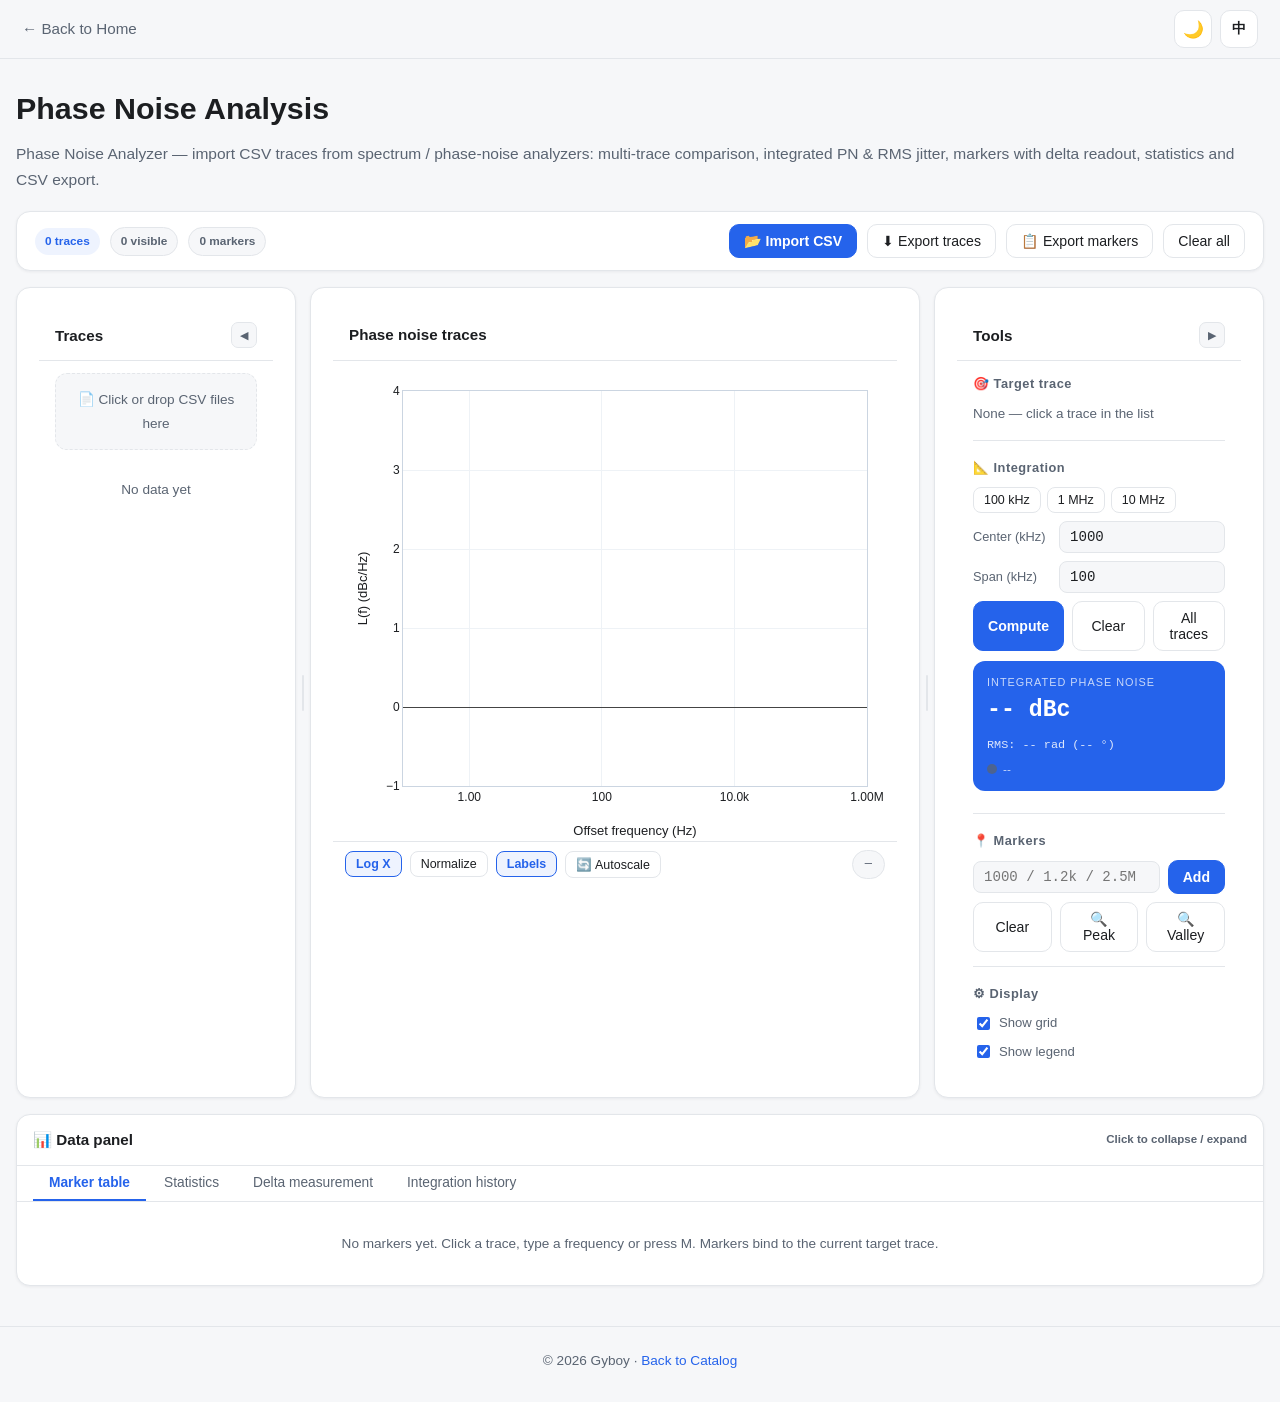
<file: tools/phase-noise/index.html>
<!DOCTYPE html>
<html lang="zh-CN">
<head>
  <meta charset="UTF-8">
  <meta name="viewport" content="width=device-width, initial-scale=1">
  <title>相位噪声分析 · Gyboy 的小站</title>
  <meta name="description" content="频谱仪 / 相位噪声仪 CSV 数据在线分析：多曲线对比、积分相位噪声与 RMS 抖动计算、Marker 与 Delta 测量、统计信息与 CSV 导出。">
  <link rel="icon" href="data:image/svg+xml,<svg xmlns='http://www.w3.org/2000/svg' viewBox='0 0 100 100'><text y='.9em' font-size='90'>📉</text></svg>">
  <script src="/assets/js/plotly.min.js" charset="utf-8"></script>
  <script>
    /* 主题预设：在 CSS 加载前确定明暗，避免页面闪烁 */
    (function () {
      var t = localStorage.getItem('gyboy-theme');
      if (!t) t = window.matchMedia && matchMedia('(prefers-color-scheme: dark)').matches ? 'dark' : 'light';
      document.documentElement.setAttribute('data-theme', t);
    })();
  </script>
  <link rel="stylesheet" href="/assets/css/style.css">
  <style>
    /* ============ 相位噪声分析页专属样式（全部走全站 CSS 变量） ============ */
    .pn-main { max-width: none; padding: 24px 16px 40px; }
    /* 应用型页面：头栏与页脚同样通栏，与内容对齐 */
    body.pn-wide .site-header .container,
    body.pn-wide .site-footer .container { max-width: none; }
    .pn-sub { color: var(--text-2); margin: 0 0 18px; font-size: 0.97rem; }

    .pn-topbar {
      display: flex; align-items: center; gap: 10px; flex-wrap: wrap;
      background: var(--surface); border: 1px solid var(--border);
      border-radius: 14px; padding: 12px 18px; box-shadow: var(--shadow); margin-bottom: 16px;
    }
    .pn-topbar .spacer { flex: 1; }
    .pn-btn {
      font-family: inherit; border: 1px solid var(--border); background: var(--surface);
      color: var(--text); border-radius: 10px; padding: 8px 14px; font-size: 0.88rem;
      cursor: pointer; transition: border-color 0.15s, transform 0.15s;
    }
    .pn-btn:hover { border-color: var(--accent); transform: translateY(-1px); }
    .pn-btn.primary { background: var(--accent); border-color: var(--accent); color: var(--accent-contrast); font-weight: 600; }
    .pn-btn.small { padding: 5px 10px; font-size: 0.78rem; border-radius: 8px; }
    .pn-btn.toggle-on { background: var(--accent-weak); border-color: var(--accent); color: var(--accent); font-weight: 600; }
    .pn-btn.danger:hover { border-color: var(--danger); color: var(--danger); }

    .pn-grid {
      display: grid;
      /* 列宽由 CSS 变量控制，可通过分隔条拖拽调整 */
      grid-template-columns: var(--left-w, 280px) 14px minmax(0, 1fr) 14px var(--right-w, 330px);
      align-items: stretch;
    }
    .pn-split { position: relative; cursor: col-resize; touch-action: none; }
    .pn-split::before {
      content: ''; position: absolute; left: 5px; right: 5px; top: 0; bottom: 0;
      border-radius: 4px; background: transparent; transition: background 0.15s;
    }
    .pn-split:hover::before, .pn-split.active::before { background: var(--accent-weak); }
    .pn-split::after {
      content: ''; position: absolute; top: 50%; left: 50%; transform: translate(-50%, -50%);
      width: 2px; height: 36px; border-radius: 2px; background: var(--border);
    }
    .pn-split:hover::after, .pn-split.active::after { background: var(--accent); }
    body.pn-resizing { cursor: col-resize; user-select: none; }
    .pn-grid.left-hidden { grid-template-columns: 0px 0px minmax(0, 1fr) 14px var(--right-w, 330px); }
    .pn-grid.right-hidden { grid-template-columns: var(--left-w, 280px) 14px minmax(0, 1fr) 0px 0px; }
    .pn-grid.both-hidden { grid-template-columns: 0px 0px minmax(0, 1fr) 0px 0px; }
    .pn-grid.left-hidden #split-left, .pn-grid.right-hidden #split-right,
    .pn-grid.both-hidden #split-left, .pn-grid.both-hidden #split-right { display: none; }
    .pn-grid > .panel {
      display: flex; flex-direction: column; overflow: hidden;
      min-height: clamp(560px, calc(100vh - 340px), 1040px);
    }
    .pn-grid.left-hidden > .panel:nth-child(1), .pn-grid.right-hidden > .panel:nth-child(5),
    .pn-grid.both-hidden > .panel:nth-child(1), .pn-grid.both-hidden > .panel:nth-child(5) {
      border: none; padding: 0; box-shadow: none; overflow: hidden;
    }
    .panel-head {
      display: flex; align-items: center; gap: 8px; padding: 12px 16px;
      border-bottom: 1px solid var(--border); font-weight: 600; font-size: 0.95rem; flex-shrink: 0;
    }
    .panel-head .spacer { flex: 1; }
    .pn-fold {
      width: 26px; height: 26px; border: 1px solid var(--border); border-radius: 7px;
      background: var(--bg); color: var(--text-2); cursor: pointer; font-size: 0.7rem;
      display: inline-flex; align-items: center; justify-content: center;
    }
    .pn-fold:hover { border-color: var(--accent); color: var(--accent); }
    .panel-body { padding: 12px 16px; overflow-y: auto; flex: 1; min-height: 0; }

    /* 数据集列表 */
    .pn-dropzone {
      border: 1.5px dashed var(--border); border-radius: 12px; padding: 14px; text-align: center;
      cursor: pointer; font-size: 0.85rem; color: var(--text-2); background: var(--bg);
      transition: border-color 0.15s, color 0.15s; margin-bottom: 10px;
    }
    .pn-dropzone:hover, .pn-dropzone.dragover { border-color: var(--accent); color: var(--accent); }
    .ds-item {
      display: grid; grid-template-columns: 16px 16px 1fr auto auto auto; gap: 8px; align-items: center;
      border: 1px solid var(--border); border-radius: 10px; padding: 8px 10px; margin-bottom: 6px;
      background: var(--bg); cursor: pointer; transition: border-color 0.15s;
    }
    .ds-item:hover { border-color: var(--border-strong, var(--accent)); }
    .ds-item.target { border-color: var(--accent); background: var(--accent-weak); }
    .ds-item input[type="checkbox"] { accent-color: var(--accent); cursor: pointer; }
    .ds-color { position: relative; width: 14px; height: 14px; border-radius: 4px; border: 1px solid var(--border); }
    .ds-color input { position: absolute; inset: 0; opacity: 0; cursor: pointer; }
    .ds-name { font-size: 0.85rem; font-weight: 600; overflow: hidden; text-overflow: ellipsis; white-space: nowrap; }
    .ds-tag { font-size: 0.7rem; color: var(--text-2); font-family: ui-monospace, Consolas, monospace; }
    .ds-act {
      width: 24px; height: 24px; border: 1px solid transparent; border-radius: 6px; background: transparent;
      color: var(--text-2); cursor: pointer; font-size: 0.72rem; display: inline-flex; align-items: center; justify-content: center;
    }
    .ds-act:hover { border-color: var(--border); }
    .ds-act.target-on { color: var(--accent); border-color: var(--accent); background: var(--accent-weak); }
    .ds-act.del:hover { color: var(--danger); border-color: var(--danger); }

    /* 绘图区 */
    #pn-plot { width: 100%; min-height: 480px; }
    .pn-plotbar {
      display: flex; align-items: center; gap: 8px; flex-wrap: wrap;
      border-top: 1px solid var(--border); padding: 8px 12px; flex-shrink: 0;
    }
    .pn-cursor {
      margin-left: auto; font-family: ui-monospace, Consolas, monospace; font-size: 0.75rem;
      color: var(--text-2); background: var(--bg); border: 1px solid var(--border);
      border-radius: 99px; padding: 3px 12px;
    }

    /* 工具面板 */
    .tool-sec { margin-bottom: 16px; padding-bottom: 14px; border-bottom: 1px solid var(--border); }
    .tool-sec:last-child { border-bottom: none; margin-bottom: 0; padding-bottom: 0; }
    .tool-sec h3 { font-size: 0.8rem; font-weight: 700; color: var(--text-2); margin: 0 0 8px; letter-spacing: 0.5px; }
    .tool-sec .preset-row { display: flex; gap: 6px; flex-wrap: wrap; margin-bottom: 8px; }
    .input-row { display: flex; align-items: center; gap: 8px; margin-bottom: 8px; }
    .input-row label { font-size: 0.8rem; color: var(--text-2); white-space: nowrap; min-width: 78px; }
    .input-row input[type="number"], .input-row input[type="text"] {
      flex: 1; min-width: 0; padding: 7px 10px; font-size: 0.88rem; font-family: ui-monospace, Consolas, monospace;
      color: var(--text); background: var(--bg); border: 1px solid var(--border); border-radius: 8px; outline: none;
    }
    .input-row input:focus { border-color: var(--accent); }
    .btn-row { display: flex; gap: 8px; }
    .btn-row .pn-btn { flex: 1; }
    .pn-integral {
      background: var(--accent); color: var(--accent-contrast); border-radius: 12px; padding: 12px 14px; margin-top: 10px;
    }
    .pn-integral .lbl { font-size: 0.68rem; letter-spacing: 1px; text-transform: uppercase; opacity: 0.75; }
    .pn-integral .val { font-size: 1.45rem; font-weight: 700; font-family: ui-monospace, Consolas, monospace; }
    .pn-integral .extra { font-size: 0.74rem; opacity: 0.85; margin-top: 4px; font-family: ui-monospace, Consolas, monospace; }
    .pn-integral .tgt { font-size: 0.74rem; opacity: 0.75; margin-top: 4px; display: flex; align-items: center; gap: 6px; }
    .color-dot { display: inline-block; width: 10px; height: 10px; border-radius: 50%; flex-shrink: 0; }
    .chk-row { display: flex; flex-direction: column; gap: 6px; }
    .chk-row label { display: flex; align-items: center; gap: 6px; font-size: 0.82rem; color: var(--text-2); cursor: pointer; }
    .chk-row input { accent-color: var(--accent); }

    /* 底部数据面板 */
    .pn-bottom { margin-top: 16px; background: var(--surface); border: 1px solid var(--border);
      border-radius: 14px; box-shadow: var(--shadow); overflow: hidden; }
    .pn-bottom .panel-head { cursor: pointer; user-select: none; }
    .pn-tabs { display: flex; gap: 2px; padding: 0 16px; border-bottom: 1px solid var(--border); }
    .pn-tab {
      font-family: inherit; background: none; border: none; border-bottom: 2px solid transparent;
      padding: 9px 16px; font-size: 0.86rem; color: var(--text-2); cursor: pointer;
    }
    .pn-tab:hover { color: var(--text); }
    .pn-tab.active { color: var(--accent); border-bottom-color: var(--accent); font-weight: 600; }
    .pn-tab-panel { display: none; padding: 12px 16px; overflow-x: auto; }
    .pn-tab-panel.active { display: block; }
    .pn-table { width: 100%; border-collapse: collapse; font-size: 0.82rem; }
    .pn-table th, .pn-table td { padding: 7px 10px; border-bottom: 1px solid var(--border); white-space: nowrap; }
    .pn-table th { text-align: left; font-weight: 600; color: var(--text-2); font-size: 0.75rem; background: var(--bg); }
    .pn-table td.num { font-family: ui-monospace, Consolas, monospace; }
    .pn-table .freq-edit {
      border: 1px solid transparent; background: transparent; font-family: ui-monospace, Consolas, monospace;
      font-size: 0.82rem; color: var(--text); padding: 4px 8px; width: 150px; border-radius: 6px;
    }
    .pn-table .freq-edit:hover { border-color: var(--border); }
    .pn-table .freq-edit:focus { border-color: var(--accent); outline: none; }
    .pn-table .a-btn {
      width: 26px; height: 26px; border: 1px solid transparent; border-radius: 6px; background: transparent;
      color: var(--text-2); cursor: pointer; font-size: 0.72rem;
    }
    .pn-table .a-btn:hover { border-color: var(--border); }
    .pn-table .a-btn.delta-on { color: var(--accent); border-color: var(--accent); background: var(--accent-weak); font-weight: 700; }
    .pn-table .a-btn.del:hover { color: var(--danger); border-color: var(--danger); }
    .empty-msg { text-align: center; padding: 18px; color: var(--text-2); font-size: 0.85rem; }
    .delta-cards { display: flex; gap: 14px; flex-wrap: wrap; margin-bottom: 10px; }
    .delta-card { background: var(--bg); border: 1px solid var(--border); border-radius: 10px; padding: 8px 16px; text-align: center; }
    .delta-card .dl { font-size: 0.68rem; color: var(--text-2); }
    .delta-card .dv { font-size: 1.05rem; font-weight: 700; font-family: ui-monospace, Consolas, monospace; color: var(--accent); }

    .pill { font-size: 0.74rem; font-weight: 600; padding: 3px 10px; border-radius: 99px; background: var(--accent-weak); color: var(--accent); white-space: nowrap; }
    .pill.gray { background: var(--bg); color: var(--text-2); border: 1px solid var(--border); }

    @media (max-width: 1180px) {
      .pn-grid { grid-template-columns: 240px 14px minmax(0, 1fr) 14px 300px; }
    }
    @media (max-width: 980px) {
      .pn-grid, .pn-grid.left-hidden, .pn-grid.right-hidden, .pn-grid.both-hidden {
        grid-template-columns: minmax(0, 1fr) !important;
      }
      .pn-split { display: none; }
      .pn-grid > .panel { min-height: auto; }
      #pn-plot { min-height: 380px; }
      .pn-cursor { margin-left: 0; }
    }
  </style>
</head>
<body class="pn-wide" data-i18n-doc="pn.doc">
  <header class="site-header">
    <div class="container header-inner">
      <a class="back-link" href="/" data-i18n="nav.back">← 返回首页</a>
      <div class="header-actions">
        <button id="theme-toggle" class="icon-btn" data-i18n-title="nav.theme" aria-label="切换明暗主题" title="切换明暗主题">🌙</button>
        <button id="lang-toggle" class="icon-btn lang-btn" aria-label="切换到英文" title="切换到英文">EN</button>
      </div>
    </div>
  </header>

  <main class="pn-main">
    <h1 class="page-title" data-i18n="pn.h1">相位噪声分析</h1>
    <p class="pn-sub" data-i18n="pn.subtitle"></p>

    <!-- 顶栏操作 -->
    <div class="pn-topbar">
      <span class="pill" id="pill-curves">0</span>
      <span class="pill gray" id="pill-visible">0</span>
      <span class="pill gray" id="pill-markers">0</span>
      <span class="spacer"></span>
      <button id="btn-import" class="pn-btn primary" data-i18n="pn.import">📂 导入 CSV</button>
      <button id="btn-export-csv" class="pn-btn" data-i18n="pn.exportCompare">⬇ 导出对比</button>
      <button id="btn-export-markers" class="pn-btn" data-i18n="pn.exportMarkers">📋 导出标记</button>
      <button id="btn-clear-all" class="pn-btn danger" data-i18n="pn.clearAll">清空全部</button>
      <input type="file" id="file-input" accept=".csv,.txt" multiple style="display:none;">
    </div>

    <!-- 三列主布局 -->
    <div class="pn-grid" id="pn-grid">
      <!-- 左：数据集 -->
      <section class="panel" id="pn-left">
        <div class="panel-head">
          <span data-i18n="pn.datasets">数据集</span>
          <span class="spacer"></span>
          <button class="pn-fold" id="fold-left">◀</button>
        </div>
        <div class="panel-body">
          <div class="pn-dropzone" id="dropzone" data-i18n="pn.dropzone">📄 点击或拖拽上传 CSV</div>
          <div id="ds-list"></div>
          <div id="ds-empty" class="empty-msg" data-i18n="pn.noData">暂无数据</div>
        </div>
      </section>

      <!-- 拖拽分隔条：左 | 中 -->
      <div class="pn-split" id="split-left" title="拖拽调整宽度（双击复位）"></div>

      <!-- 中：绘图 -->
      <section class="panel">
        <div class="panel-head"><span data-i18n="pn.plotTitle">相位噪声曲线</span></div>
        <div class="panel-body" style="padding:0; display:flex; flex-direction:column;">
          <div id="pn-plot"></div>
          <div class="pn-plotbar">
            <button id="btn-logx" class="pn-btn small toggle-on" data-i18n="pn.logX">对数 X</button>
            <button id="btn-norm" class="pn-btn small" data-i18n="pn.normalize">归一化</button>
            <button id="btn-labels" class="pn-btn small toggle-on" data-i18n="pn.showLabels">显示标签</button>
            <button id="btn-autoscale" class="pn-btn small" data-i18n="pn.autoscale">🔄 自适应</button>
            <span class="pn-cursor" id="cursor-info">—</span>
          </div>
        </div>
      </section>

      <!-- 拖拽分隔条：中 | 右 -->
      <div class="pn-split" id="split-right" title="拖拽调整宽度（双击复位）"></div>

      <!-- 右：工具 -->
      <section class="panel" id="pn-right">
        <div class="panel-head">
          <span data-i18n="pn.tools">工具</span>
          <span class="spacer"></span>
          <button class="pn-fold" id="fold-right">▶</button>
        </div>
        <div class="panel-body">
          <div class="tool-sec">
            <h3 data-i18n="pn.target">🎯 目标曲线</h3>
            <div id="target-display" style="font-size:0.84rem; color:var(--text-2);"></div>
          </div>

          <div class="tool-sec">
            <h3 data-i18n="pn.integral">📐 积分计算</h3>
            <div class="preset-row">
              <button class="pn-btn small bw-preset active" data-bw="100">100 kHz</button>
              <button class="pn-btn small bw-preset" data-bw="1000">1 MHz</button>
              <button class="pn-btn small bw-preset" data-bw="10000">10 MHz</button>
            </div>
            <div class="input-row">
              <label for="in-center" data-i18n="pn.centerK">中心 (kHz)</label>
              <input id="in-center" type="number" value="1000" step="any">
            </div>
            <div class="input-row">
              <label for="in-bw" data-i18n="pn.bwK">带宽 (kHz)</label>
              <input id="in-bw" type="number" value="100" step="any">
            </div>
            <div class="btn-row" style="margin-bottom:4px;">
              <button id="btn-integral" class="pn-btn primary" data-i18n="pn.calc">计算</button>
              <button id="btn-int-clear" class="pn-btn" data-i18n="pn.clear">清除</button>
              <button id="btn-int-all" class="pn-btn" data-i18n="pn.allCurves">全曲线</button>
            </div>
            <div class="pn-integral">
              <div class="lbl" data-i18n="pn.integralLabel">积分相位噪声</div>
              <div class="val" id="int-value">-- dBc</div>
              <div class="extra" id="int-extra">RMS: -- rad (-- °)</div>
              <div class="tgt"><span class="color-dot" id="int-dot" style="background:var(--text-2);"></span><span id="int-target">--</span></div>
            </div>
            <div id="int-all-results" style="margin-top:8px;"></div>
          </div>

          <div class="tool-sec">
            <h3 data-i18n="pn.markerOps">📍 标记操作</h3>
            <div class="input-row">
              <input id="in-marker-freq" type="text" placeholder="1000 / 1.2k / 2.5M">
              <button id="btn-marker-add" class="pn-btn primary" data-i18n="pn.add">添加</button>
            </div>
            <div class="btn-row">
              <button id="btn-marker-clear" class="pn-btn" data-i18n="pn.clear2">清空</button>
              <button id="btn-peak" class="pn-btn" data-i18n="pn.peak">🔍 峰值</button>
              <button id="btn-valley" class="pn-btn" data-i18n="pn.valley">🔍 谷值</button>
            </div>
          </div>

          <div class="tool-sec">
            <h3 data-i18n="pn.displaySec">⚙ 显示</h3>
            <div class="chk-row">
              <label><input type="checkbox" id="chk-grid" checked><span data-i18n="pn.showGrid">显示网格</span></label>
              <label><input type="checkbox" id="chk-legend" checked><span data-i18n="pn.showLegend">显示图例</span></label>
            </div>
          </div>
        </div>
      </section>
    </div>

    <!-- 底部数据面板 -->
    <div class="pn-bottom" id="pn-bottom">
      <div class="panel-head" id="bottom-head">
        <span data-i18n="pn.dataPanel">📊 数据面板</span>
        <span class="spacer"></span>
        <span style="font-size:0.72rem; color:var(--text-2);" data-i18n="pn.toggleHint">点击折叠/展开</span>
      </div>
      <div class="pn-tabs">
        <button class="pn-tab active" data-tab="markers" data-i18n="pn.tabMarkers">Marker 表格</button>
        <button class="pn-tab" data-tab="stats" data-i18n="pn.tabStats">统计信息</button>
        <button class="pn-tab" data-tab="delta" data-i18n="pn.tabDelta">Delta 测量</button>
        <button class="pn-tab" data-tab="hist" data-i18n="pn.tabHist">积分历史</button>
      </div>
      <div class="pn-tab-panel active" data-panel="markers" id="panel-markers"></div>
      <div class="pn-tab-panel" data-panel="stats" id="panel-stats"></div>
      <div class="pn-tab-panel" data-panel="delta" id="panel-delta"></div>
      <div class="pn-tab-panel" data-panel="hist" id="panel-hist"></div>
    </div>
  </main>

  <footer class="site-footer">
    <div class="container">
      © <span id="year">2026</span> Gyboy · <a href="/" data-i18n="footer.back">返回目录</a>
    </div>
  </footer>

  <script src="/assets/js/i18n.js"></script>
  <script src="/assets/js/common.js"></script>
  <script>
    /* ============================================================
     * 相位噪声分析（原 v3.0 单文件工具的站点化版本）
     *  - CSV 导入（Keysight 格式：元数据行 + DATA 段），多文件 + 拖拽
     *  - 数据集管理 / Plotly 绘图 / 积分 / Marker / Delta / 统计 / 导出
     *  - 主题跟随全站 data-theme，语言跟随全站 i18n（langchange 重渲染）
     * ============================================================ */
    (function () {
      'use strict';
      const $ = id => document.getElementById(id);
      const T = k => I18N.t(k);
      const MONO = 'ui-monospace, "Cascadia Mono", Consolas, monospace';

      const PALETTE = ['#2563eb', '#dc2626', '#059669', '#d97706', '#7c3aed', '#0ea5e9', '#db2777', '#0d9488', '#ea580c', '#4f46e5'];

      let datasets = [], dsSeq = 0, targetId = null;
      let markers = [], mkSeq = 0, deltaRefId = null;
      let intLo = null, intHi = null, lastIntTarget = null, intHistory = [];
      let plotDiv = null;
      let opt = { logX: true, normalize: false, labels: true, grid: true, legend: true };
      let leftHidden = false, rightHidden = false, bottomHidden = false;

      const isDark = () => document.documentElement.getAttribute('data-theme') === 'dark';
      const esc = s => String(s).replace(/[&<>"']/g, c => ({ '&': '&amp;', '<': '&lt;', '>': '&gt;', '"': '&quot;', "'": '&#39;' }[c]));
      const getDs = id => datasets.find(d => d.id === id) || null;
      const target = () => getDs(targetId);
      const visible = () => datasets.filter(d => d.visible);

      function fmtFreq(f) {
        if (f == null || isNaN(f)) return '--';
        if (Math.abs(f) >= 1e9) return (f / 1e9).toFixed(3) + ' GHz';
        if (Math.abs(f) >= 1e6) return (f / 1e6).toFixed(3) + ' MHz';
        if (Math.abs(f) >= 1e3) return (f / 1e3).toFixed(3) + ' kHz';
        return f.toFixed(1) + ' Hz';
      }
      /* 解析带单位频率："1.2k" / "2.5M" / "1000" → Hz，失败返回 null */
      function parseFreqStr(s) {
        if (!s || !s.trim()) return null;
        const m = s.trim().toLowerCase().replace(/\s+/g, '').match(/^([\d.]+)\s*([kmg])?/);
        if (!m) return null;
        const num = parseFloat(m[1]);
        if (isNaN(num) || num <= 0) return null;
        return num * (m[2] === 'k' ? 1e3 : m[2] === 'm' ? 1e6 : m[2] === 'g' ? 1e9 : 1);
      }
      function closestIdx(ds, f) {
        let idx = 0, best = Math.abs(ds.freqs[0] - f);
        for (let i = 1; i < ds.freqs.length; i++) {
          const d = Math.abs(ds.freqs[i] - f);
          if (d < best) { best = d; idx = i; }
        }
        return idx;
      }
      function closestPoint(ds, f) {
        if (!ds || !ds.freqs.length) return null;
        const i = closestIdx(ds, f);
        return { freq: ds.freqs[i], phase: ds.phases[i], idx: i };
      }

      /* ============ CSV 解析（Keysight 格式：元数据行 + DATA 段） ============ */
      function parseCSV(text) {
        const lines = text.split(/\r?\n/);
        let inData = false;
        const freqs = [], phases = [], meta = {};
        for (let raw of lines) {
          const line = raw.trim();
          if (!line) continue;
          if (!inData && /^DATA\b/i.test(line)) { inData = true; continue; }
          if (!inData) {
            const parts = line.split(',');
            if (parts.length >= 2) {
              const k = parts[0].trim(), v = parts.slice(1).join(',').trim();
              if (k === 'Carrier Frequency') meta.carrier = v;
              if (k === 'Title') meta.title = v;
            }
          }
          const cols = inData ? line.split(',') : line.split(/[,\s\t]+/);
          if (cols.length >= 2) {
            const f = parseFloat(cols[0]), p = parseFloat(cols[1]);
            if (!isNaN(f) && !isNaN(p) && f > 0) { freqs.push(f); phases.push(p); }
          }
        }
        /* 排序 + 去重 */
        const order = freqs.map((_, i) => i).sort((a, b) => freqs[a] - freqs[b]);
        const uf = [], up = [];
        for (let i = 0; i < order.length; i++) {
          const j = order[i];
          if (freqs[j] <= 0) continue;
          if (i > 0 && freqs[j] === freqs[order[i - 1]]) continue;
          uf.push(freqs[j]); up.push(phases[j]);
        }
        if (!uf.length) throw new Error(I18N.lang() === 'zh' ? '未找到有效数据' : 'No valid data found');
        return { freqs: uf, phases: up, meta };
      }

      function addDataset(name, freqs, phases, meta) {
        const ds = { id: dsSeq++, name, color: PALETTE[datasets.length % PALETTE.length], visible: true, freqs, phases, meta: meta || {} };
        datasets.push(ds);
        if (targetId === null) targetId = ds.id;
        return ds;
      }
      function removeDataset(id) {
        datasets = datasets.filter(d => d.id !== id);
        markers = markers.filter(m => m.datasetId !== id);
        if (deltaRefId !== null && !markers.find(m => m.id === deltaRefId)) deltaRefId = null;
        if (targetId === id) targetId = datasets.length ? datasets[0].id : null;
        if (lastIntTarget === id) { lastIntTarget = null; resetIntegralUI(); }
      }
      function clearAll() {
        if (!datasets.length) return;
        if (!confirm(T('pn.msg.confirmClear'))) return;
        datasets = []; markers = []; dsSeq = 0; mkSeq = 0; targetId = null;
        intLo = intHi = null; lastIntTarget = null; intHistory = []; deltaRefId = null;
        resetIntegralUI();
        refreshAll();
      }
      function loadTexts(list) {
        /* list: [{name, text}]，供文件读取与测试钩子共用 */
        let loaded = 0, failed = 0;
        list.forEach(f => {
          try {
            const r = parseCSV(f.text);
            addDataset(f.name.replace(/\.(csv|txt)$/i, ''), r.freqs, r.phases, r.meta);
            loaded++;
          } catch (err) {
            failed++;
            alert(T('pn.msg.parseFail') + ': ' + f.name + '\n' + err.message);
          }
        });
        if (loaded && datasets.length) {
          const ds = datasets[0];
          const minF = ds.freqs[0], maxF = ds.freqs[ds.freqs.length - 1];
          const c = $('in-center'), b = $('in-bw');
          if (!c.dataset.userSet) c.value = (Math.sqrt(minF * maxF) / 1000).toFixed(2);
          if (!b.dataset.userSet) b.value = Math.max(1, (maxF - minF) / 1000 * 0.3).toFixed(2);
        }
        refreshAll();
      }
      function loadFiles(fileList) {
        const files = Array.from(fileList);
        let pending = files.length;
        const texts = [];
        files.forEach(file => {
          const reader = new FileReader();
          reader.onload = e => { texts.push({ name: file.name, text: e.target.result }); if (--pending === 0) loadTexts(texts); };
          reader.onerror = () => { if (--pending === 0) loadTexts(texts); };
          reader.readAsText(file, 'UTF-8');
        });
      }

      /* ============ 积分 ============ */
      function integrate(lo, hi, freqs, phasesDb) {
        if (freqs.length < 2) throw new Error('data');
        if (lo >= hi) throw new Error('range');
        const idx = [];
        for (let i = 0; i < freqs.length; i++) if (freqs[i] >= lo && freqs[i] <= hi) idx.push(i);
        if (idx.length < 2) throw new Error('points');
        let power = 0;
        for (let k = 0; k < idx.length - 1; k++) {
          const i1 = idx[k], i2 = idx[k + 1], df = freqs[i2] - freqs[i1];
          if (df <= 0) continue;
          const l1 = Math.pow(10, phasesDb[i1] / 10), l2 = Math.pow(10, phasesDb[i2] / 10);
          power += (l1 + l2) / 2 * df;
        }
        const dbc = 10 * Math.log10(power);
        const rmsRad = Math.sqrt(2 * power);
        return { dbc, rmsRad, rmsDeg: rmsRad * 180 / Math.PI, power };
      }
      function resetIntegralUI() {
        intLo = intHi = null;
        $('int-value').textContent = '-- dBc';
        $('int-extra').textContent = 'RMS: -- rad (-- °)';
        $('int-target').textContent = '--';
        $('int-dot').style.background = 'var(--text-2)';
      }
      function doIntegral() {
        const ds = target();
        if (!ds) { alert(T('pn.msg.selectTarget')); return; }
        const c = parseFloat($('in-center').value), bw = parseFloat($('in-bw').value);
        if (isNaN(c) || isNaN(bw) || bw <= 0) { alert(T('pn.msg.invalidIntegral')); return; }
        const lo = Math.max(c * 1000 - bw * 500, ds.freqs[0]);
        const hi = Math.min(c * 1000 + bw * 500, ds.freqs[ds.freqs.length - 1]);
        if (lo >= hi) { alert(T('pn.msg.invalidRange')); return; }
        intLo = lo; intHi = hi; lastIntTarget = ds.id;
        try {
          const r = integrate(lo, hi, ds.freqs, ds.phases);
          $('int-value').textContent = r.dbc.toFixed(2) + ' dBc';
          $('int-extra').textContent = 'RMS: ' + r.rmsRad.toExponential(4) + ' rad (' + r.rmsDeg.toFixed(3) + '°) · BW: ' + fmtFreq(hi - lo);
          $('int-target').textContent = ds.name;
          $('int-dot').style.background = ds.color;
          intHistory.unshift({ name: ds.name, color: ds.color, lo, hi, r, time: new Date().toLocaleTimeString() });
          if (intHistory.length > 20) intHistory.length = 20;
          renderHist();
          renderPlot();
        } catch (err) { alert(T('pn.msg.integralErr') + ': ' + err.message); }
      }
      function clearIntegral() {
        resetIntegralUI(); lastIntTarget = null; $('int-all-results').innerHTML = ''; renderPlot();
      }
      function integralAll() {
        const list = visible();
        if (!list.length) { alert(T('pn.msg.noVisible')); return; }
        if (intLo === null || intHi === null) {
          const c = parseFloat($('in-center').value), b = parseFloat($('in-bw').value);
          if (isNaN(c) || isNaN(b) || b <= 0) { alert(T('pn.msg.needIntegral')); return; }
          intLo = c * 1000 - b * 500; intHi = c * 1000 + b * 500;
        }
        const rows = list.map(ds => {
          const lo = Math.max(intLo, ds.freqs[0]), hi = Math.min(intHi, ds.freqs[ds.freqs.length - 1]);
          try {
            if (lo >= hi) throw new Error('--');
            const r = integrate(lo, hi, ds.freqs, ds.phases);
            return '<tr><td style="text-align:left;"><span class="color-dot" style="background:' + ds.color + ';"></span> ' + esc(ds.name) + '</td>' +
                   '<td class="num">' + r.dbc.toFixed(2) + '</td><td class="num">' + r.rmsDeg.toFixed(3) + '</td></tr>';
          } catch (e) {
            return '<tr><td style="text-align:left;"><span class="color-dot" style="background:' + ds.color + ';"></span> ' + esc(ds.name) + '</td>' +
                   '<td colspan="2" style="color:var(--danger);">--</td></tr>';
          }
        });
        $('int-all-results').innerHTML =
          '<table class="pn-table"><thead><tr><th style="text-align:left;">' + T('pn.tblCurve') + '</th><th>' + T('pn.tblIntegral') + '</th><th>' + T('pn.tblRms') + '</th></tr></thead><tbody>' + rows.join('') + '</tbody></table>';
      }

      /* ============ Marker ============ */
      function addMarker(dsId, f) {
        const ds = getDs(dsId);
        if (!ds) return false;
        if (markers.length >= 20) { alert(T('pn.msg.maxMarkers')); return false; }
        const p = closestPoint(ds, f);
        if (!p) return false;
        if (markers.some(m => m.datasetId === dsId && Math.abs(m.freq - p.freq) < 1e-9 * Math.max(1, p.freq))) {
          alert(T('pn.msg.dupMarker')); return false;
        }
        markers.push({ id: mkSeq++, datasetId: dsId, freq: p.freq, phase: p.phase });
        refreshMarkers();
        return true;
      }
      function updateMarkerFreq(id, f) {
        const m = markers.find(x => x.id === id);
        if (!m) return;
        const p = closestPoint(getDs(m.datasetId), f);
        if (!p) return;
        m.freq = p.freq; m.phase = p.phase;
        refreshMarkers();
      }
      function deleteMarker(id) {
        markers = markers.filter(m => m.id !== id);
        if (deltaRefId === id) deltaRefId = null;
        refreshMarkers();
      }
      function refreshMarkers() {
        renderMarkerTable(); renderDelta(); renderPills(); renderPlot();
      }
      function peakValley(isPeak) {
        const ds = target();
        if (!ds) { alert(T('pn.msg.selectTarget')); return; }
        const lo = intLo !== null ? intLo : ds.freqs[0];
        const hi = intHi !== null ? intHi : ds.freqs[ds.freqs.length - 1];
        let best = -1, val = isPeak ? -Infinity : Infinity;
        for (let i = 0; i < ds.freqs.length; i++) {
          if (ds.freqs[i] < lo || ds.freqs[i] > hi) continue;
          if (isPeak ? ds.phases[i] > val : ds.phases[i] < val) { val = ds.phases[i]; best = i; }
        }
        if (best >= 0) addMarker(ds.id, ds.freqs[best]);
      }
      function zoomToMarker(id) {
        const m = markers.find(x => x.id === id);
        if (!m || !plotDiv) return;
        const span = Math.max(100, m.freq * 0.1);
        Plotly.relayout(plotDiv, { 'xaxis.range': [Math.log10(Math.max(1, m.freq - span)), Math.log10(m.freq + span)], 'xaxis.type': 'log' });
      }

      /* ============ 渲染：数据集列表 ============ */
      function renderPills() {
        $('pill-curves').textContent = datasets.length + T('pn.curves');
        $('pill-visible').textContent = visible().length + T('pn.visible');
        $('pill-markers').textContent = markers.length + T('pn.markers');
      }
      function renderDsList() {
        const box = $('ds-list');
        renderPills();
        $('ds-empty').style.display = datasets.length ? 'none' : 'block';
        box.innerHTML = datasets.map(ds => {
          const on = ds.id === targetId;
          return '<div class="ds-item' + (on ? ' target' : '') + '" data-id="' + ds.id + '">' +
            '<input type="checkbox" class="ds-vis"' + (ds.visible ? ' checked' : '') + '>' +
            '<span class="ds-color" style="background:' + ds.color + ';" title="' + esc(ds.color) + '"><input type="color" class="ds-color-in" value="' + ds.color + '"></span>' +
            '<span class="ds-name" title="' + esc(ds.name) + '">' + esc(ds.name) + '</span>' +
            '<span class="ds-tag">' + ds.freqs.length + T('pn.points') + '</span>' +
            '<button class="ds-act ds-target' + (on ? ' target-on' : '') + '" title="' + esc(T('pn.setTarget')) + '">🎯</button>' +
            '<button class="ds-act ds-del" title="' + esc(T('pn.clearAll')) + '">✕</button>' +
            '</div>';
        }).join('');
        box.querySelectorAll('.ds-item').forEach(row => {
          const id = parseInt(row.dataset.id);
          row.querySelector('.ds-vis').addEventListener('click', e => { e.stopPropagation(); const d = getDs(id); d.visible = e.target.checked; refreshAll(); });
          row.querySelector('.ds-color-in').addEventListener('input', e => { e.stopPropagation(); getDs(id).color = e.target.value; refreshAll(); });
          row.querySelector('.ds-name').addEventListener('dblclick', e => {
            e.stopPropagation();
            const n = prompt(T('pn.rename'), getDs(id).name);
            if (n !== null && n.trim()) { getDs(id).name = n.trim(); refreshAll(); }
          });
          row.querySelector('.ds-target').addEventListener('click', e => { e.stopPropagation(); targetId = id; refreshAll(); });
          row.querySelector('.ds-del').addEventListener('click', e => {
            e.stopPropagation();
            if (confirm(T('pn.msg.deleteCurve') + ' "' + getDs(id).name + '"')) { removeDataset(id); refreshAll(); }
          });
          row.addEventListener('click', () => { targetId = id; refreshAll(); });
        });
      }
      function renderTarget() {
        const ds = target(), el = $('target-display');
        if (!ds) { el.textContent = T('pn.noTarget'); return; }
        el.innerHTML = '<span class="color-dot" style="background:' + ds.color + ';"></span> <b>' + esc(ds.name) + '</b>' +
          ' <span style="font-size:0.72rem;color:var(--text-2);font-family:ui-monospace,Consolas,monospace;">' +
          fmtFreq(ds.freqs[0]) + ' ~ ' + fmtFreq(ds.freqs[ds.freqs.length - 1]) + '</span>';
      }

      /* ============ 渲染：底部面板 ============ */
      function renderMarkerTable() {
        const box = $('panel-markers');
        if (!markers.length) { box.innerHTML = '<div class="empty-msg">' + T('pn.noMarkers') + '</div>'; return; }
        box.innerHTML = '<table class="pn-table"><thead><tr><th>' + T('pn.tblIdx') + '</th><th>' + T('pn.tblDataset') +
          '</th><th>' + T('pn.tblFreq') + '</th><th>' + T('pn.tblPN') + '</th><th>' + T('pn.tblOps') + '</th></tr></thead><tbody>' +
          markers.map((m, i) => {
            const ds = getDs(m.datasetId);
            const on = m.id === deltaRefId;
            return '<tr><td style="font-weight:700;">M' + (i + 1) + '</td>' +
              '<td><span class="color-dot" style="background:' + (ds ? ds.color : 'var(--text-2)') + ';"></span> ' + (ds ? esc(ds.name) : T('pn.deleted')) + '</td>' +
              '<td><input class="freq-edit" data-id="' + m.id + '" data-raw="' + m.freq + '" value="' + fmtFreq(m.freq) + '"></td>' +
              '<td class="num">' + m.phase.toFixed(2) + '</td>' +
              '<td><button class="a-btn mk-delta' + (on ? ' delta-on' : '') + '" data-id="' + m.id + '" title="Δ">Δ</button>' +
              '<button class="a-btn mk-goto" data-id="' + m.id + '" title="🔍">🔍</button>' +
              '<button class="a-btn del mk-del" data-id="' + m.id + '" title="✕">✕</button></td></tr>';
          }).join('') + '</tbody></table>';
        box.querySelectorAll('.freq-edit').forEach(inp => {
          inp.addEventListener('change', function () {
            const f = parseFreqStr(this.value);
            if (f !== null) updateMarkerFreq(parseInt(this.dataset.id), f);
            else { alert(T('pn.msg.badFreqFmt')); this.value = fmtFreq(parseFloat(this.dataset.raw)); }
          });
          inp.addEventListener('keydown', e => { if (e.key === 'Enter') e.target.blur(); });
        });
        box.querySelectorAll('.mk-delta').forEach(b => b.addEventListener('click', () => {
          const id = parseInt(b.dataset.id);
          deltaRefId = deltaRefId === id ? null : id;
          renderMarkerTable(); renderDelta();
        }));
        box.querySelectorAll('.mk-goto').forEach(b => b.addEventListener('click', () => zoomToMarker(parseInt(b.dataset.id))));
        box.querySelectorAll('.mk-del').forEach(b => b.addEventListener('click', () => deleteMarker(parseInt(b.dataset.id))));
      }
      function renderDelta() {
        const box = $('panel-delta');
        const ref = markers.find(m => m.id === deltaRefId);
        if (!ref) { box.innerHTML = '<div class="empty-msg">' + T('pn.noDelta') + '</div>'; return; }
        const refDs = getDs(ref.datasetId);
        const others = markers.filter(m => m.id !== deltaRefId);
        box.innerHTML =
          '<div style="margin-bottom:8px;font-size:0.84rem;">' + T('pn.ref') + ': ' +
          '<span class="color-dot" style="background:' + (refDs ? refDs.color : 'var(--text-2)') + ';"></span> ' +
          esc(refDs ? refDs.name : '?') + ' @ ' + fmtFreq(ref.freq) +
          ' <button class="pn-btn small" id="btn-clear-ref">' + T('pn.clearRef') + '</button></div>' +
          '<table class="pn-table"><thead><tr><th>' + T('pn.tblDataset') + '</th><th>' + T('pn.tblDf') + '</th><th>' + T('pn.tblDpn') + '</th></tr></thead><tbody>' +
          others.map(m => {
            const ds = getDs(m.datasetId);
            const dF = m.freq - ref.freq, dPN = m.phase - ref.phase;
            return '<tr><td><span class="color-dot" style="background:' + (ds ? ds.color : 'var(--text-2)') + ';"></span> ' +
              esc(ds ? ds.name : '?') + ' @ ' + fmtFreq(m.freq) + '</td>' +
              '<td class="num">' + (dF >= 0 ? '+' : '−') + fmtFreq(Math.abs(dF)) + '</td>' +
              '<td class="num" style="color:' + (dPN >= 0 ? 'var(--accent)' : 'var(--danger)') + ';">' + (dPN >= 0 ? '+' : '') + dPN.toFixed(2) + '</td></tr>';
          }).join('') + '</tbody></table>';
        const clr = document.getElementById('btn-clear-ref');
        if (clr) clr.addEventListener('click', () => { deltaRefId = null; renderMarkerTable(); renderDelta(); });
      }
      function renderStats() {
        const box = $('panel-stats');
        if (!datasets.length) { box.innerHTML = '<div class="empty-msg">' + T('pn.noData') + '</div>'; return; }
        box.innerHTML = '<table class="pn-table"><thead><tr><th>' + T('pn.tblCurve') + '</th><th>' + T('pn.tblMin') + '</th><th>' +
          T('pn.tblAtFreq') + '</th><th>' + T('pn.tblMax') + '</th><th>' + T('pn.tblAvg') + '</th><th>' + T('pn.tblPts') + '</th><th>' +
          T('pn.tblSpan') + '</th></tr></thead><tbody>' +
          datasets.map(ds => {
            const minP = Math.min.apply(null, ds.phases), maxP = Math.max.apply(null, ds.phases);
            const avg = ds.phases.reduce((a, b) => a + b, 0) / ds.phases.length;
            return '<tr><td style="text-align:left;"><span class="color-dot" style="background:' + ds.color + ';"></span> ' + esc(ds.name) + '</td>' +
              '<td class="num">' + minP.toFixed(2) + '</td><td class="num">' + fmtFreq(ds.freqs[ds.phases.indexOf(minP)]) + '</td>' +
              '<td class="num">' + maxP.toFixed(2) + '</td><td class="num">' + avg.toFixed(2) + '</td>' +
              '<td class="num">' + ds.freqs.length + '</td><td class="num">' + fmtFreq(ds.freqs[0]) + ' ~ ' + fmtFreq(ds.freqs[ds.freqs.length - 1]) + '</td></tr>';
          }).join('') + '</tbody></table>';
      }
      function renderHist() {
        const box = $('panel-hist');
        if (!intHistory.length) { box.innerHTML = '<div class="empty-msg">' + T('pn.noHist') + '</div>'; return; }
        box.innerHTML = '<table class="pn-table"><thead><tr><th>' + T('pn.tblTime') + '</th><th>' + T('pn.tblCurve') + '</th><th>' +
          T('pn.tblRange') + '</th><th>' + T('pn.tblIntegral') + '</th><th>' + T('pn.tblRms') + '</th></tr></thead><tbody>' +
          intHistory.map(h => '<tr><td class="num">' + h.time + '</td>' +
            '<td style="text-align:left;"><span class="color-dot" style="background:' + h.color + ';"></span> ' + esc(h.name) + '</td>' +
            '<td class="num">' + fmtFreq(h.lo) + ' ~ ' + fmtFreq(h.hi) + '</td>' +
            '<td class="num">' + h.r.dbc.toFixed(2) + '</td><td class="num">' + h.r.rmsDeg.toFixed(3) + '</td></tr>').join('') +
          '</tbody></table>';
      }

      /* ============ Plotly 绘图 ============ */
      function renderPlot() {
        if (typeof Plotly === 'undefined') return;
        if (!plotDiv) plotDiv = $('pn-plot');
        const dark = isDark();
        const normRef = opt.normalize ? target() : null;
        const traces = [];

        visible().forEach(ds => {
          let y = ds.phases;
          if (normRef) {
            if (ds.id === normRef.id) y = ds.phases.map(() => 0);
            else y = ds.phases.map((p, i) => { const r = closestPoint(normRef, ds.freqs[i]); return r ? p - r.phase : p; });
          }
          const on = ds.id === targetId;
          traces.push({
            x: ds.freqs, y, mode: 'lines', type: 'scatter',
            line: { color: ds.color, width: on ? 3.2 : 1.8 },
            name: ds.name + (on ? ' ★' : ''),
            customdata: ds.freqs.map(() => ds.id),
            hovertemplate: '<b>' + esc(ds.name) + '</b><br>f: %{x:,.3s} Hz<br>PN: %{y:.3f} ' + (normRef ? 'dB' : 'dBc/Hz') + '<extra></extra>'
          });
        });

        const byDs = {};
        markers.forEach(m => {
          const ds = getDs(m.datasetId);
          if (!ds || !ds.visible) return;
          if (!byDs[ds.id]) byDs[ds.id] = { ds, pts: [] };
          let y = m.phase;
          if (normRef) {
            if (ds.id === normRef.id) y = 0;
            else { const r = closestPoint(normRef, m.freq); if (r) y = m.phase - r.phase; }
          }
          byDs[ds.id].pts.push({ x: m.freq, y, m });
        });
        Object.values(byDs).forEach(g => {
          traces.push({
            x: g.pts.map(p => p.x), y: g.pts.map(p => p.y),
            mode: opt.labels ? 'markers+text' : 'markers', type: 'scatter',
            marker: { color: g.ds.color, size: 13, symbol: 'diamond', line: { color: dark ? '#1a2332' : '#ffffff', width: 2.5 } },
            text: opt.labels ? g.pts.map(p => 'M' + (markers.indexOf(p.m) + 1)) : undefined,
            textposition: 'top center',
            textfont: { size: 11, color: g.ds.color, family: MONO },
            showlegend: false,
            hovertemplate: '<b>' + esc(g.ds.name) + '</b><br>f: %{x:,.3s} Hz<br>PN: %{y:.3f} dBc/Hz<extra></extra>'
          });
        });

        const shapes = [], annos = [];
        if (intLo !== null && intHi !== null && intLo < intHi) {
          shapes.push({ type: 'rect', xref: 'x', yref: 'paper', x0: intLo, x1: intHi, y0: 0, y1: 1,
            fillcolor: dark ? 'rgba(234,88,12,0.18)' : 'rgba(249,115,22,0.15)', line: { width: 0 }, layer: 'below' });
          [intLo, intHi].forEach(f => shapes.push({ type: 'line', xref: 'x', yref: 'paper', x0: f, x1: f, y0: 0, y1: 1,
            line: { color: '#f97316', width: 1.5, dash: 'dash' } }));
          const t = lastIntTarget !== null ? getDs(lastIntTarget) : target();
          annos.push({ x: Math.sqrt(intLo * intHi), xref: 'x', yref: 'paper', y: 1.02, showarrow: false,
            text: (T('pn.integralLabel') + ': ' + (t ? t.name : '') + ' · ' + fmtFreq(intLo) + '~' + fmtFreq(intHi)),
            font: { size: 10, color: '#c2410c' }, bgcolor: 'rgba(255,247,237,0.9)', bordercolor: '#fdba74', borderwidth: 1, borderpad: 3 });
        }

        const axisText = { freq: T('pn.axisFreq'), y: normRef ? T('pn.axisDelta') : T('pn.axisL') };
        const gridColor = opt.grid ? (dark ? '#2d3a4e' : '#eef2f6') : 'rgba(0,0,0,0)';
        const layout = {
          xaxis: { title: { text: axisText.freq, font: { size: 13 } }, type: opt.logX ? 'log' : 'linear',
            gridcolor: gridColor, showline: true, linecolor: dark ? '#475569' : '#cbd5e1', mirror: true, tickformat: '.3s' },
          yaxis: { title: { text: axisText.y, font: { size: 13 } }, gridcolor: gridColor,
            showline: true, linecolor: dark ? '#475569' : '#cbd5e1', mirror: true },
          hovermode: 'closest',
          plot_bgcolor: dark ? '#161c26' : '#ffffff',
          paper_bgcolor: dark ? '#161c26' : '#ffffff',
          margin: { t: 30, l: 70, r: 30, b: 55 },
          font: { family: 'inherit', color: dark ? '#e6edf3' : '#1c1e21' },
          legend: opt.legend ? { orientation: 'h', yanchor: 'bottom', y: 1.04, xanchor: 'left', x: 0,
            bgcolor: 'rgba(0,0,0,0)', font: { size: 11 } } : { visible: false },
          shapes, annotations: traces.length ? annos : [],
          dragmode: 'pan'
        };
        const config = {
          responsive: true, displaylogo: false,
          modeBarButtonsToRemove: ['lasso2d', 'select2d'],
          toImageButtonOptions: { format: 'png', filename: 'phase_noise', height: 700, width: 1400, scale: 2 }
        };
        Plotly.newPlot(plotDiv, traces.length ? traces : [{ x: [], y: [], mode: 'lines' }], layout, config).then(() => {
          plotDiv.removeAllListeners && plotDiv.removeAllListeners('plotly_click');
          plotDiv.removeAllListeners && plotDiv.removeAllListeners('plotly_hover');
          plotDiv.on('plotly_click', ev => {
            if (!ev || !ev.points || !ev.points.length) return;
            const p = ev.points[0];
            if (!p.data || !p.data.customdata) return;
            const dsId = p.data.customdata[p.pointIndex];
            if (!getDs(dsId)) return;
            if (markers.length >= 20) { alert(T('pn.msg.maxMarkers')); return; }
            if (dsId !== targetId) { targetId = dsId; refreshAll(); }
            addMarker(dsId, p.x);
          });
          plotDiv.on('plotly_hover', ev => {
            if (!ev || !ev.points || !ev.points.length) return;
            const p = ev.points[0];
            $('cursor-info').textContent = T('pn.cursor') + ': ' + fmtFreq(p.x) + ' | PN: ' + p.y.toFixed(3);
          });
        });
      }

      /* ============ 导出 ============ */
      function buildCompareCsv() {
        if (!datasets.length) { alert(T('pn.msg.noDataExport')); return null; }
        const freqSet = new Set();
        datasets.forEach(ds => ds.freqs.forEach(f => freqSet.add(f)));
        const freqs = Array.from(freqSet).sort((a, b) => a - b);
        const lines = [['Frequency(Hz)'].concat(datasets.map(d => d.name + '(dBc/Hz)')).join(',')];
        freqs.forEach(f => {
          const cols = [String(f)];
          datasets.forEach(ds => {
            let val = '';
            const i = ds.freqs.indexOf(f);
            if (i >= 0) val = ds.phases[i];
            else if (f >= ds.freqs[0] && f <= ds.freqs[ds.freqs.length - 1]) {
              let lo = 0, hi = ds.freqs.length - 1;
              while (hi - lo > 1) { const mid = (lo + hi) >> 1; if (ds.freqs[mid] <= f) lo = mid; else hi = mid; }
              const t = (Math.log10(f) - Math.log10(ds.freqs[lo])) / (Math.log10(ds.freqs[hi]) - Math.log10(ds.freqs[lo]));
              val = (ds.phases[lo] + t * (ds.phases[hi] - ds.phases[lo])).toFixed(4);
            }
            cols.push(val);
          });
          lines.push(cols.join(','));
        });
        return lines.join('\n');
      }
      function buildMarkersCsv() {
        if (!markers.length) { alert(T('pn.msg.noMarkersExp')); return null; }
        const lines = ['Index,Dataset,Frequency(Hz),PN(dBc/Hz)'];
        markers.forEach((m, i) => {
          const ds = getDs(m.datasetId);
          lines.push((i + 1) + ',' + (ds ? ds.name : '?') + ',' + m.freq + ',' + m.phase);
        });
        return lines.join('\n');
      }
      function download(text, filename) {
        const blob = new Blob([text], { type: 'text/csv;charset=utf-8;' });
        const url = URL.createObjectURL(blob);
        const a = document.createElement('a');
        a.href = url; a.download = filename;
        document.body.appendChild(a); a.click(); document.body.removeChild(a);
        URL.revokeObjectURL(url);
      }

      /* ============ 统一刷新 ============ */
      function refreshAll() {
        renderDsList(); renderTarget(); renderMarkerTable(); renderStats(); renderDelta(); renderHist(); renderPills(); renderPlot();
      }

      /* ============ 键盘快捷键 ============ */
      document.addEventListener('keydown', e => {
        const tag = (e.target.tagName || '').toUpperCase();
        if (tag === 'INPUT' || tag === 'TEXTAREA' || tag === 'SELECT') return;
        switch (e.key.toLowerCase()) {
          case 'm': { e.preventDefault(); const t = target(); if (!t) { alert(T('pn.msg.selectTarget')); break; }
            addMarker(t.id, Math.sqrt(t.freqs[0] * t.freqs[t.freqs.length - 1])); break; }
          case 'i': e.preventDefault(); doIntegral(); break;
          case 'r': e.preventDefault(); if (plotDiv) Plotly.relayout(plotDiv, { 'xaxis.autorange': true, 'yaxis.autorange': true }); break;
          case 'delete': e.preventDefault(); if (markers.length) deleteMarker(markers[markers.length - 1].id); break;
          case '1': case '2': case '3': case '4': case '5': {
            e.preventDefault();
            const v = { '1': 1, '2': 10, '3': 100, '4': 1000, '5': 10000 }[e.key];
            $('in-bw').value = v; $('in-bw').dataset.userSet = '1';
            document.querySelectorAll('.bw-preset').forEach(b => b.classList.toggle('active', b.dataset.bw === String(v)));
            break;
          }
        }
      });

      /* ============ 事件绑定 ============ */
      function bind() {
        $('btn-import').addEventListener('click', () => $('file-input').click());
        $('dropzone').addEventListener('click', () => $('file-input').click());
        $('file-input').addEventListener('change', e => { if (e.target.files.length) loadFiles(e.target.files); e.target.value = ''; });
        ['dragover', 'dragenter'].forEach(ev => $('dropzone').addEventListener(ev, e => { e.preventDefault(); $('dropzone').classList.add('dragover'); }));
        ['dragleave', 'drop'].forEach(ev => $('dropzone').addEventListener(ev, e => { e.preventDefault(); $('dropzone').classList.remove('dragover'); }));
        $('dropzone').addEventListener('drop', e => { if (e.dataTransfer.files.length) loadFiles(e.dataTransfer.files); });
        document.addEventListener('dragover', e => e.preventDefault());
        document.addEventListener('drop', e => { e.preventDefault(); if (e.dataTransfer && e.dataTransfer.files.length) loadFiles(e.dataTransfer.files); });

        $('btn-export-csv').addEventListener('click', () => { const t = buildCompareCsv(); if (t !== null) download(t, 'phase_noise_compare.csv'); });
        $('btn-export-markers').addEventListener('click', () => { const t = buildMarkersCsv(); if (t !== null) download(t, 'markers.csv'); });
        $('btn-clear-all').addEventListener('click', clearAll);

        $('fold-left').addEventListener('click', () => {
          leftHidden = !leftHidden; $('fold-left').textContent = leftHidden ? '▶' : '◀';
          updateGrid(); setTimeout(resizePlot, 320);
        });
        $('fold-right').addEventListener('click', () => {
          rightHidden = !rightHidden; $('fold-right').textContent = rightHidden ? '◀' : '▶';
          updateGrid(); setTimeout(resizePlot, 320);
        });
        $('bottom-head').addEventListener('click', () => {
          bottomHidden = !bottomHidden;
          ['panel-markers', 'panel-stats', 'panel-delta', 'panel-hist'].forEach(id => $(id).style.display = bottomHidden ? 'none' : '');
          document.querySelectorAll('.pn-tab').forEach(t => t.style.display = bottomHidden ? 'none' : '');
          setTimeout(resizePlot, 320);
        });

        $('btn-integral').addEventListener('click', doIntegral);
        $('btn-int-clear').addEventListener('click', clearIntegral);
        $('btn-int-all').addEventListener('click', integralAll);
        document.querySelectorAll('.bw-preset').forEach(b => b.addEventListener('click', () => {
          document.querySelectorAll('.bw-preset').forEach(x => x.classList.remove('active'));
          b.classList.add('active');
          $('in-bw').value = b.dataset.bw; $('in-bw').dataset.userSet = '1';
        }));
        ['in-center', 'in-bw'].forEach(id => $(id).addEventListener('input', e => { e.target.dataset.userSet = '1'; }));

        $('btn-marker-add').addEventListener('click', () => {
          const f = parseFreqStr($('in-marker-freq').value);
          if (f === null) { alert(T('pn.msg.invalidFreq')); return; }
          const t = target();
          if (!t) { alert(T('pn.msg.selectTarget')); return; }
          addMarker(t.id, f);
          $('in-marker-freq').value = '';
        });
        $('btn-marker-clear').addEventListener('click', () => { markers = []; deltaRefId = null; refreshMarkers(); });
        $('btn-peak').addEventListener('click', () => peakValley(true));
        $('btn-valley').addEventListener('click', () => peakValley(false));

        $('btn-logx').addEventListener('click', function () { opt.logX = !opt.logX; this.classList.toggle('toggle-on', opt.logX); renderPlot(); });
        $('btn-norm').addEventListener('click', function () { opt.normalize = !opt.normalize; this.classList.toggle('toggle-on', opt.normalize); renderPlot(); });
        $('btn-labels').addEventListener('click', function () { opt.labels = !opt.labels; this.classList.toggle('toggle-on', opt.labels); renderPlot(); });
        $('btn-autoscale').addEventListener('click', () => { if (plotDiv) Plotly.relayout(plotDiv, { 'xaxis.autorange': true, 'yaxis.autorange': true }); });
        $('chk-grid').addEventListener('change', function () { opt.grid = this.checked; renderPlot(); });
        $('chk-legend').addEventListener('change', function () { opt.legend = this.checked; renderPlot(); });

        document.querySelectorAll('.pn-tab').forEach(t => t.addEventListener('click', () => {
          document.querySelectorAll('.pn-tab').forEach(x => x.classList.remove('active'));
          document.querySelectorAll('.pn-tab-panel').forEach(p => p.classList.remove('active'));
          t.classList.add('active');
          const p = document.querySelector('.pn-tab-panel[data-panel="' + t.dataset.tab + '"]');
          if (p) p.classList.add('active');
        }));
      }
      function updateGrid() {
        const g = $('pn-grid');
        g.classList.toggle('left-hidden', leftHidden);
        g.classList.toggle('right-hidden', rightHidden);
        g.classList.toggle('both-hidden', leftHidden && rightHidden);
      }
      function resizePlot() { if (plotDiv && plotDiv.data) Plotly.Plots.resize(plotDiv); }

      /* ============ 面板宽度拖拽 ============ */
      const grid = $('pn-grid');
      let colW = { l: 280, r: 330 };
      try {
        const saved = JSON.parse(localStorage.getItem('pn-col-w') || 'null');
        if (saved && saved.l >= 170 && saved.r >= 170) colW = saved;
      } catch (e) { /* 忽略损坏的存储 */ }
      function applyColW() {
        grid.style.setProperty('--left-w', colW.l + 'px');
        grid.style.setProperty('--right-w', colW.r + 'px');
      }
      let colResizeQueued = false;
      function scheduleColResize() {
        if (colResizeQueued) return;
        colResizeQueued = true;
        requestAnimationFrame(() => { colResizeQueued = false; resizePlot(); });
      }
      let colDrag = null;
      function bindSplit(el, side) {
        const dir = side === 'l' ? 1 : -1; /* 左条向右拖增宽，右条向左拖增宽 */
        el.addEventListener('pointerdown', e => {
          e.preventDefault();
          colDrag = { side, dir, startX: e.clientX, startW: colW[side] };
          el.classList.add('active');
          document.body.classList.add('pn-resizing');
        });
        el.addEventListener('dblclick', () => {
          colW[side] = side === 'l' ? 280 : 330;
          applyColW();
          localStorage.setItem('pn-col-w', JSON.stringify(colW));
          resizePlot();
        });
      }
      window.addEventListener('pointermove', e => {
        if (!colDrag) return;
        const delta = (e.clientX - colDrag.startX) * colDrag.dir;
        const max = Math.floor(window.innerWidth * 0.6);
        colW[colDrag.side] = Math.min(Math.max(170, colDrag.startW + delta), max);
        applyColW();
        scheduleColResize();
      });
      window.addEventListener('pointerup', () => {
        if (!colDrag) return;
        colDrag = null;
        document.body.classList.remove('pn-resizing');
        document.querySelectorAll('.pn-split.active').forEach(el => el.classList.remove('active'));
        localStorage.setItem('pn-col-w', JSON.stringify(colW));
        resizePlot();
      });
      bindSplit($('split-left'), 'l');
      bindSplit($('split-right'), 'r');
      applyColW();

      /* ============ 主题/语言跟随 ============ */
      new MutationObserver(() => renderPlot())
        .observe(document.documentElement, { attributes: true, attributeFilter: ['data-theme'] });
      document.addEventListener('langchange', () => {
        renderDsList(); renderTarget(); renderMarkerTable(); renderStats(); renderDelta(); renderHist(); renderPills(); renderPlot();
      });

      /* ============ 初始化 ============ */
      function init() {
        plotDiv = $('pn-plot');
        bind();
        refreshAll();
        window.addEventListener('resize', resizePlot);
      }
      if (document.readyState === 'loading') document.addEventListener('DOMContentLoaded', init);
      else init();

      /* 供自动化测试：解析/积分/注入数据/状态读取 */
      window.__PN_TEST = {
        parseCSV,
        integrate,
        loadTexts,
        datasets: () => datasets,
        markers: () => markers,
        integralState: () => ({ lo: intLo, hi: intHi, history: intHistory.map(h => ({ dbc: h.r.dbc, rmsRad: h.r.rmsRad, rmsDeg: h.r.rmsDeg, lo: h.lo, hi: h.hi })) }),
        addMarkerAt: (dsIdx, f) => addMarker(datasets[dsIdx].id, f),
        setColWidths: (l, r) => { colW.l = l; colW.r = r; applyColW(); resizePlot(); },
        colWidths: () => ({ ...colW })
      };
    })();
  </script>
</body>
</html>
</file>
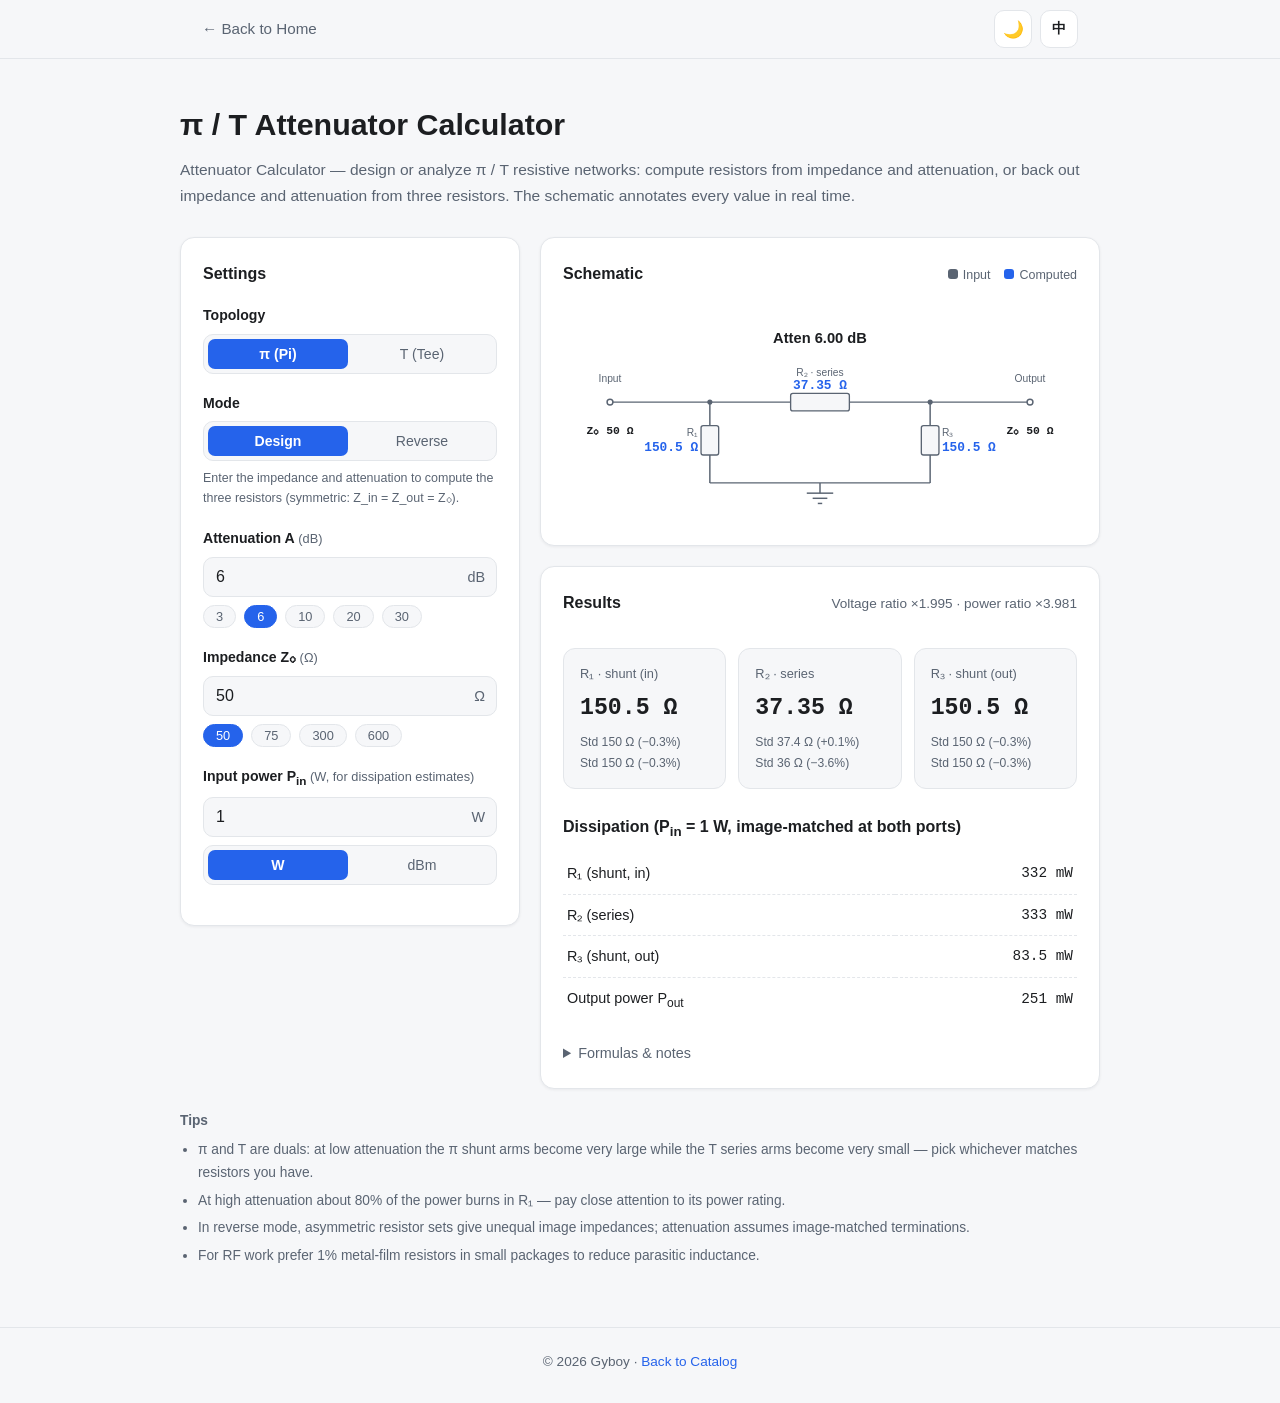
<file: tools/pi-attenuator/index.html>
<!DOCTYPE html>
<html lang="zh-CN">
<head>
  <meta charset="UTF-8">
  <meta name="viewport" content="width=device-width, initial-scale=1">
  <title>π/T 型衰减器计算器 · Gyboy 的小站</title>
  <meta name="description" content="π 型 / T 型电阻衰减器在线计算器：支持由特性阻抗与衰减量设计三只电阻，或由三只电阻反算端口影像阻抗与衰减量；电路拓扑图实时标注各电阻与端口数值，附 E24/E96 标称选型与功耗估算。">
  <link rel="icon" href="data:image/svg+xml,<svg xmlns='http://www.w3.org/2000/svg' viewBox='0 0 100 100'><text y='.9em' font-size='90'>📡</text></svg>">
  <script>
    /* 主题预设：在 CSS 加载前确定明暗，避免页面闪烁 */
    (function () {
      var t = localStorage.getItem('gyboy-theme');
      if (!t) t = window.matchMedia && matchMedia('(prefers-color-scheme: dark)').matches ? 'dark' : 'light';
      document.documentElement.setAttribute('data-theme', t);
    })();
  </script>
  <link rel="stylesheet" href="/assets/css/style.css">
</head>
<body data-i18n-doc="att.doc">
  <header class="site-header">
    <div class="container header-inner">
      <a class="back-link" href="/" data-i18n="nav.back">← 返回首页</a>
      <div class="header-actions">
        <button id="theme-toggle" class="icon-btn" data-i18n-title="nav.theme" aria-label="切换明暗主题" title="切换明暗主题">🌙</button>
        <button id="lang-toggle" class="icon-btn lang-btn" aria-label="切换到英文" title="切换到英文">EN</button>
      </div>
    </div>
  </header>

  <main class="container page-main">
    <h1 class="page-title" data-i18n="att.h1">π / T 型衰减器计算器</h1>
    <p class="page-subtitle" data-i18n="att.subtitle">
      Attenuator Calculator —— π 型 / T 型电阻衰减网络的设计与反算：输入特性阻抗与衰减量计算电阻，
      或输入三个电阻反推端口阻抗与衰减量。电路拓扑图实时标注各位置数值。
    </p>

    <div class="calc-grid">
      <!-- ============ 输入区 ============ -->
      <section class="panel">
        <h2 data-i18n="panel.settings">参数设置</h2>

        <div class="field">
          <label data-i18n="att.topoType">拓扑类型</label>
          <div class="seg" id="seg-topo">
            <button type="button" class="seg-btn active" data-topo="pi" data-i18n="att.topoPi">π 型（Pi）</button>
            <button type="button" class="seg-btn" data-topo="t" data-i18n="att.topoT">T 型（Tee）</button>
          </div>
        </div>

        <div class="field">
          <label data-i18n="att.modeType">计算模式</label>
          <div class="seg" id="seg-mode">
            <button type="button" class="seg-btn active" data-mode="design" data-i18n="att.modeDesign">设计模式</button>
            <button type="button" class="seg-btn" data-mode="reverse" data-i18n="att.modeReverse">反算模式</button>
          </div>
          <p class="mode-hint" id="mode-hint"></p>
        </div>

        <!-- 设计模式输入 -->
        <div id="panel-design">
          <div class="field">
            <label for="attn"><span data-i18n="att.attn">衰减量 A</span><span class="hint" data-i18n="att.unitDb">（dB）</span></label>
            <div class="input-wrap">
              <input id="attn" type="number" value="6" min="0.1" max="90" step="0.1" inputmode="decimal">
              <span class="unit">dB</span>
            </div>
            <div class="chips" data-for="attn">
              <button type="button" class="chip" data-value="3">3</button>
              <button type="button" class="chip" data-value="6">6</button>
              <button type="button" class="chip" data-value="10">10</button>
              <button type="button" class="chip" data-value="20">20</button>
              <button type="button" class="chip" data-value="30">30</button>
            </div>
          </div>

          <div class="field">
            <label for="z0"><span data-i18n="att.z0">特性阻抗 Z₀</span><span class="hint" data-i18n="att.unitOhm">（Ω）</span></label>
            <div class="input-wrap">
              <input id="z0" type="number" value="50" min="1" step="1" inputmode="decimal">
              <span class="unit">Ω</span>
            </div>
            <div class="chips" data-for="z0">
              <button type="button" class="chip" data-value="50">50</button>
              <button type="button" class="chip" data-value="75">75</button>
              <button type="button" class="chip" data-value="300">300</button>
              <button type="button" class="chip" data-value="600">600</button>
            </div>
          </div>
        </div>

        <!-- 反算模式输入 -->
        <div id="panel-reverse" hidden>
          <div class="field">
            <label for="rr1">R₁ <span class="hint" id="rr1-hint">（输入端并联，Ω）</span></label>
            <div class="input-wrap">
              <input id="rr1" type="number" value="150.48" min="0.01" step="any" inputmode="decimal">
              <span class="unit">Ω</span>
            </div>
          </div>
          <div class="field">
            <label for="rr2">R₂ <span class="hint" id="rr2-hint">（串联，Ω）</span></label>
            <div class="input-wrap">
              <input id="rr2" type="number" value="37.35" min="0.01" step="any" inputmode="decimal">
              <span class="unit">Ω</span>
            </div>
          </div>
          <div class="field">
            <label for="rr3">R₃ <span class="hint" id="rr3-hint">（输出端并联，Ω）</span></label>
            <div class="input-wrap">
              <input id="rr3" type="number" value="150.48" min="0.01" step="any" inputmode="decimal">
              <span class="unit">Ω</span>
            </div>
          </div>
        </div>

        <div class="field">
          <label for="pin"><span data-i18n-html="att.pinLabel">输入功率 P<sub>in</sub></span><span class="hint" data-i18n="att.pinHint">（W，用于估算各电阻功耗）</span></label>
          <div class="input-wrap">
            <input id="pin" type="number" value="1" min="0" step="any" inputmode="decimal">
            <span class="unit" id="pin-unit">W</span>
          </div>
          <div class="seg" id="seg-punit" style="margin-top: 8px;">
            <button type="button" class="seg-btn active" data-u="w">W</button>
            <button type="button" class="seg-btn" data-u="dbm">dBm</button>
          </div>
        </div>

        <div id="error-box" class="error-box" role="alert"></div>
      </section>

      <!-- ============ 拓扑图 + 结果区 ============ -->
      <div class="col-stack">
        <section class="panel">
          <div class="results-head">
            <h2 data-i18n="att.schemTitle">电路拓扑</h2>
            <div class="legend">
              <span><span class="lg lg-known"></span><span data-i18n="legend.known">输入值</span></span>
              <span><span class="lg lg-comp"></span><span data-i18n="legend.comp">计算值</span></span>
            </div>
          </div>

          <div class="schem-wrap">
            <!-- π 型拓扑 -->
            <svg id="svg-pi" class="schem" viewBox="0 0 700 285" role="img" aria-label="π 型衰减器电路拓扑图">
              <text x="350" y="40" text-anchor="middle" class="db-badge" id="pi-db">衰减 — dB</text>

              <circle cx="64" cy="120" r="4" class="port-dot"/>
              <line x1="68" y1="120" x2="200" y2="120" class="wire"/>
              <text x="64" y="92" text-anchor="middle" class="port-name" data-i18n="att.svg.in">输入</text>
              <text x="64" y="164" text-anchor="middle" class="port-value" id="pi-zin">—</text>

              <circle cx="200" cy="120" r="3.5" class="node-dot"/>
              <line x1="200" y1="120" x2="200" y2="152" class="wire"/>
              <rect x="188" y="152" width="24" height="40" rx="3" class="res-body"/>
              <line x1="200" y1="192" x2="200" y2="230" class="wire"/>
              <text x="184" y="166" text-anchor="end" class="anno-name">R₁</text>
              <text x="184" y="186" text-anchor="end" class="anno-value" id="pi-r1">—</text>

              <line x1="200" y1="120" x2="310" y2="120" class="wire"/>
              <rect x="310" y="108" width="80" height="24" rx="3" class="res-body"/>
              <line x1="390" y1="120" x2="500" y2="120" class="wire"/>
              <text x="350" y="84" text-anchor="middle" class="anno-name" data-i18n="att.svg.series2">R₂ · 串联</text>
              <text x="350" y="102" text-anchor="middle" class="anno-value" id="pi-r2">—</text>

              <circle cx="500" cy="120" r="3.5" class="node-dot"/>
              <line x1="500" y1="120" x2="500" y2="152" class="wire"/>
              <rect x="488" y="152" width="24" height="40" rx="3" class="res-body"/>
              <line x1="500" y1="192" x2="500" y2="230" class="wire"/>
              <text x="516" y="166" text-anchor="start" class="anno-name">R₃</text>
              <text x="516" y="186" text-anchor="start" class="anno-value" id="pi-r3">—</text>

              <line x1="500" y1="120" x2="632" y2="120" class="wire"/>
              <circle cx="636" cy="120" r="4" class="port-dot"/>
              <text x="636" y="92" text-anchor="middle" class="port-name" data-i18n="att.svg.out">输出</text>
              <text x="636" y="164" text-anchor="middle" class="port-value" id="pi-zout">—</text>

              <line x1="200" y1="230" x2="500" y2="230" class="wire"/>
              <line x1="350" y1="230" x2="350" y2="244" class="wire"/>
              <line x1="332" y1="244" x2="368" y2="244" class="wire"/>
              <line x1="340" y1="251" x2="360" y2="251" class="wire"/>
              <line x1="347" y1="258" x2="353" y2="258" class="wire"/>
            </svg>

            <!-- T 型拓扑 -->
            <svg id="svg-t" class="schem" viewBox="0 0 700 285" role="img" aria-label="T 型衰减器电路拓扑图" style="display:none">
              <text x="350" y="40" text-anchor="middle" class="db-badge" id="t-db">衰减 — dB</text>

              <circle cx="64" cy="120" r="4" class="port-dot"/>
              <line x1="68" y1="120" x2="160" y2="120" class="wire"/>
              <text x="64" y="92" text-anchor="middle" class="port-name" data-i18n="att.svg.in">输入</text>
              <text x="64" y="164" text-anchor="middle" class="port-value" id="t-zin">—</text>

              <rect x="160" y="108" width="80" height="24" rx="3" class="res-body"/>
              <line x1="240" y1="120" x2="440" y2="120" class="wire"/>
              <text x="200" y="84" text-anchor="middle" class="anno-name" data-i18n="att.svg.series1">R₁ · 串联</text>
              <text x="200" y="102" text-anchor="middle" class="anno-value" id="t-r1">—</text>

              <circle cx="340" cy="120" r="3.5" class="node-dot"/>
              <line x1="340" y1="120" x2="340" y2="152" class="wire"/>
              <rect x="328" y="152" width="24" height="40" rx="3" class="res-body"/>
              <line x1="340" y1="192" x2="340" y2="230" class="wire"/>
              <text x="316" y="166" text-anchor="end" class="anno-name">R₂</text>
              <text x="316" y="186" text-anchor="end" class="anno-value" id="t-r2">—</text>

              <rect x="440" y="108" width="80" height="24" rx="3" class="res-body"/>
              <line x1="520" y1="120" x2="632" y2="120" class="wire"/>
              <text x="480" y="84" text-anchor="middle" class="anno-name" data-i18n="att.svg.series3">R₃ · 串联</text>
              <text x="480" y="102" text-anchor="middle" class="anno-value" id="t-r3">—</text>

              <circle cx="636" cy="120" r="4" class="port-dot"/>
              <text x="636" y="92" text-anchor="middle" class="port-name" data-i18n="att.svg.out">输出</text>
              <text x="636" y="164" text-anchor="middle" class="port-value" id="t-zout">—</text>

              <line x1="340" y1="230" x2="340" y2="244" class="wire"/>
              <line x1="322" y1="244" x2="358" y2="244" class="wire"/>
              <line x1="330" y1="251" x2="350" y2="251" class="wire"/>
              <line x1="337" y1="258" x2="343" y2="258" class="wire"/>
            </svg>
          </div>
        </section>

        <section class="panel">
          <div class="results-head">
            <h2 data-i18n="panel.results">计算结果</h2>
            <span id="summary" class="summary"></span>
          </div>

          <div class="resistor-grid">
            <div class="resistor-card">
              <div class="label" id="c1l">R₁</div>
              <div class="value" id="c1v">—</div>
              <div class="series" id="c1s"></div>
            </div>
            <div class="resistor-card">
              <div class="label" id="c2l">R₂</div>
              <div class="value" id="c2v">—</div>
              <div class="series" id="c2s"></div>
            </div>
            <div class="resistor-card">
              <div class="label" id="c3l">R₃</div>
              <div class="value" id="c3v">—</div>
              <div class="series" id="c3s"></div>
            </div>
          </div>

          <h2 class="result-sub" id="power-title"></h2>
          <table class="power-table">
            <tbody>
              <tr><td id="pw1">R₁</td><td class="num" id="p1">—</td></tr>
              <tr><td id="pw2">R₂</td><td class="num" id="p2">—</td></tr>
              <tr><td id="pw3">R₃</td><td class="num" id="p3">—</td></tr>
              <tr><td id="pw4">P<sub>out</sub></td><td class="num" id="pout">—</td></tr>
            </tbody>
          </table>

          <details class="formula">
            <summary data-i18n="formula.summary">计算公式与说明</summary>
            <div class="formula-body">
              <p data-i18n-html="att.f1">设计模式（对称网络，电压比 <code>a = 10^(A/20)</code>，A 为衰减量 dB）：</p>
              <p data-i18n-html="att.f2">π 型：<code>R₁ = R₃ = Z₀·(a+1)/(a−1)</code>（两端并联），<code>R₂ = Z₀·(a²−1)/(2a)</code>（串联）</p>
              <p data-i18n-html="att.f3">T 型：<code>R₁ = R₃ = Z₀·(a−1)/(a+1)</code>（两端串联），<code>R₂ = 2Z₀·a/(a²−1)</code>（并联）</p>
              <p data-i18n-html="att.f4">反算模式（ABCD 矩阵法，支持非对称网络）：</p>
              <p data-i18n-html="att.f5">π 型：<code>A = 1+R₂/R₃，B = R₂，C = 1/R₁+1/R₃+R₂/(R₁R₃)，D = 1+R₂/R₁</code></p>
              <p data-i18n-html="att.f6">T 型：<code>A = 1+R₁/R₂，B = R₁+R₃+R₁R₃/R₂，C = 1/R₂，D = 1+R₃/R₂</code></p>
              <p data-i18n-html="att.f7"><code>Z_in = √(AB/CD)</code>，<code>Z_out = √(DB/AC)</code>，<code>衰减 = 20·lg(√(AD)+√(BC))</code></p>
              <p data-i18n-html="att.f8">网络不对称时 Z_in 与 Z_out 不相等，衰减按两端影像阻抗匹配端接定义；对称时两者同为 Z₀。</p>
              <p data-i18n-html="att.f9">功耗估算：以源内阻 Z_in、负载 Z_out 端接（影像匹配），节点电压法解出各电阻的电压电流，再按输入功率 P<sub>in</sub> 缩放。</p>
              <p data-i18n-html="att.f10">标称值取与计算值最接近的 E24（±5%）与 E96（±1%）系列电阻。</p>
            </div>
          </details>
        </section>
      </div>
    </div>

    <section class="tips">
      <strong data-i18n="tips.title">小提示</strong>
      <ul>
        <li data-i18n="att.t1">π 型与 T 型互为对偶：衰减量较小时 π 型的并联臂阻值极大、T 型的串联臂阻值极小，可按手头现成的阻值选择更容易实现的拓扑。</li>
        <li data-i18n="att.t2">衰减量大时约八成的功率消耗在 R₁ 上，选型时重点关注它的额定功率。</li>
        <li data-i18n="att.t3">反算模式下若三个电阻不对称，两端的影像阻抗不相等，衰减按影像匹配端接定义。</li>
        <li data-i18n="att.t4">射频场景建议使用 1% 精度金属膜电阻，并尽量选小封装以降低寄生电感。</li>
      </ul>
    </section>
  </main>

  <footer class="site-footer">
    <div class="container">
      © <span id="year">2026</span> Gyboy · <a href="/" data-i18n="footer.back">返回目录</a>
    </div>
  </footer>

  <script src="/assets/js/i18n.js"></script>
  <script src="/assets/js/common.js"></script>
  <script>
    /* ============================================================
     * π / T 型衰减器计算逻辑
     *
     * 设计模式（对称网络，a = 10^(A/20) 为电压比）：
     *   π：R1 = R3 = Z0(a+1)/(a−1)，R2 = Z0(a²−1)/(2a)
     *   T：R1 = R3 = Z0(a−1)/(a+1)，R2 = 2Z0·a/(a²−1)
     * 反算模式（ABCD 矩阵，支持非对称）：
     *   π：A = 1+R2/R3，B = R2，C = 1/R1+1/R3+R2/(R1R3)，D = 1+R2/R1
     *   T：A = 1+R1/R2，B = R1+R3+R1R3/R2，C = 1/R2，D = 1+R3/R2
     *   Z_in = √(AB/CD)，Z_out = √(DB/AC)，衰减 = 20·lg(√(AD)+√(BC))
     * ============================================================ */
    (function () {
      var state = { topo: 'pi', mode: 'design' };
      var pinUnit = 'w';
      var reverseTouched = false;

      function $(id) { return document.getElementById(id); }
      /* 页面动态文案（跟随 I18N 当前语言） */
      function tt(o) { var v = o[I18N.lang()]; return v != null ? v : o.zh; }

      var L = {
        msg: {
          design: { zh: '请输入大于 0 的衰减量与特性阻抗。', en: 'Attenuation and impedance must be greater than 0.' },
          reverse: { zh: '请输入大于 0 的三个电阻阻值。', en: 'All three resistor values must be greater than 0.' }
        },
        cards: {
          pi: { zh: ['R₁ · 输入端并联', 'R₂ · 串联', 'R₃ · 输出端并联'],
                en: ['R₁ · shunt (in)', 'R₂ · series', 'R₃ · shunt (out)'] },
          t:  { zh: ['R₁ · 输入端串联', 'R₂ · 并联', 'R₃ · 输出端串联'],
                en: ['R₁ · series (in)', 'R₂ · shunt', 'R₃ · series (out)'] }
        },
        power: {
          pi: { zh: ['R₁（输入端并联）', 'R₂（串联）', 'R₃（输出端并联）'],
                en: ['R₁ (shunt, in)', 'R₂ (series)', 'R₃ (shunt, out)'] },
          t:  { zh: ['R₁（输入端串联）', 'R₂（并联）', 'R₃（输出端串联）'],
                en: ['R₁ (series, in)', 'R₂ (shunt)', 'R₃ (series, out)'] }
        },
        pout: { zh: '输出功率 P', en: 'Output power P' },
        hint: {
          pi: { zh: ['（输入端并联，Ω）', '（串联，Ω）', '（输出端并联，Ω）'],
                en: ['(shunt at input, Ω)', '(series, Ω)', '(shunt at output, Ω)'] },
          t:  { zh: ['（输入端串联，Ω）', '（并联，Ω）', '（输出端串联，Ω）'],
                en: ['(series at input, Ω)', '(shunt, Ω)', '(series at output, Ω)'] }
        },
        modeHint: {
          design: { zh: '输入特性阻抗与衰减量，计算三个电阻的阻值（两端对称，输入/输出阻抗相同）。',
                    en: 'Enter the impedance and attenuation to compute the three resistors (symmetric: Z_in = Z_out = Z₀).' },
          reverse: { zh: '输入三个电阻的阻值，反推端口影像阻抗与衰减量（非对称网络时两端阻抗不同）。',
                     en: 'Enter three resistor values to back out the image impedances and attenuation (asymmetric networks supported).' }
        },
        cardZin:  { zh: '输入端影像阻抗 Z_in', en: 'Input image impedance Z_in' },
        cardZout: { zh: '输出端影像阻抗 Z_out', en: 'Output image impedance Z_out' },
        cardAttn: { zh: '衰减量 A', en: 'Attenuation A' },
        subZin:   { zh: '匹配端接所需的源内阻', en: 'Source resistance for a matched termination' },
        subZout:  { zh: '匹配端接所需的负载电阻', en: 'Load resistance for a matched termination' },
        ratio:    { zh: '电压比', en: 'Voltage ratio' },
        pratio:   { zh: '功率比', en: 'power ratio' },
        badge:    { zh: '衰减', en: 'Atten' },
        std:      { zh: '标称', en: 'Std' },
        powerTitle: { zh: '功耗估算（P<sub>in</sub> = %V%，两端按影像阻抗匹配）',
                      en: 'Dissipation (P<sub>in</sub> = %V%, image-matched at both ports)' }
      };

      var attnEl = $('attn'), z0El = $('z0'), pinEl = $('pin');
      var rrEls = [$('rr1'), $('rr2'), $('rr3')];
      var errEl = $('error-box'), sumEl = $('summary'), powerTitleEl = $('power-title');
      var modeHintEl = $('mode-hint');
      var cards = [
        { l: $('c1l'), v: $('c1v'), s: $('c1s') },
        { l: $('c2l'), v: $('c2v'), s: $('c2s') },
        { l: $('c3l'), v: $('c3v'), s: $('c3s') }
      ];
      var pwEls = [$('pw1'), $('pw2'), $('pw3')];
      var pEls = [$('p1'), $('p2'), $('p3')], poutEl = $('pout');
      var svgs = { pi: $('svg-pi'), t: $('svg-t') };

      /* E24（±5%）与 E96（±1%）标准阻值系列（基数统一为 [1, 10)，乘以 10^n 得实际阻值） */
      var E24 = [1.0, 1.1, 1.2, 1.3, 1.5, 1.6, 1.8, 2.0, 2.2, 2.4, 2.7, 3.0, 3.3, 3.6, 3.9, 4.3,
                 4.7, 5.1, 5.6, 6.2, 6.8, 7.5, 8.2, 9.1];
      var E96 = [1.00, 1.02, 1.05, 1.07, 1.10, 1.13, 1.15, 1.18, 1.21, 1.24, 1.27, 1.30, 1.33, 1.37, 1.40, 1.43,
                 1.47, 1.50, 1.54, 1.58, 1.62, 1.65, 1.69, 1.74, 1.78, 1.82, 1.87, 1.91, 1.96, 2.00, 2.05, 2.10,
                 2.15, 2.21, 2.26, 2.32, 2.37, 2.43, 2.49, 2.55, 2.61, 2.67, 2.74, 2.80, 2.87, 2.94, 3.01, 3.09,
                 3.16, 3.24, 3.32, 3.40, 3.48, 3.57, 3.65, 3.74, 3.83, 3.92, 4.02, 4.12, 4.22, 4.32, 4.42, 4.53,
                 4.64, 4.75, 4.87, 4.99, 5.11, 5.23, 5.36, 5.49, 5.62, 5.76, 5.90, 6.04, 6.19, 6.34, 6.49, 6.65,
                 6.81, 6.98, 7.15, 7.32, 7.50, 7.68, 7.87, 8.06, 8.25, 8.45, 8.66, 8.87, 9.09, 9.31, 9.53, 9.76];

      function fmtOhm(r) {
        if (!isFinite(r) || r <= 0) return '—';
        if (r >= 1e6) return parseFloat((r / 1e6).toPrecision(4)) + ' MΩ';
        if (r >= 1e3) return parseFloat((r / 1e3).toPrecision(4)) + ' kΩ';
        if (r < 1) return parseFloat((r * 1e3).toPrecision(3)) + ' mΩ';
        return parseFloat(r.toPrecision(4)) + ' Ω';
      }
      function fmtWatt(p) {
        if (!isFinite(p) || p < 0) return '—';
        if (p >= 1) return parseFloat(p.toPrecision(4)) + ' W';
        if (p >= 1e-3) return parseFloat((p * 1e3).toPrecision(3)) + ' mW';
        if (p >= 1e-6) return parseFloat((p * 1e6).toPrecision(3)) + ' µW';
        return parseFloat((p * 1e9).toPrecision(3)) + ' nW';
      }
      function fmtRatio(x) { return '×' + parseFloat(x.toPrecision(4)); }
      /* 在标准系列中找最接近 v 的阻值，返回 {value, errPct} */
      function nearestSeries(v, series) {
        if (!isFinite(v) || v <= 0) return null;
        var exp = Math.floor(Math.log10(v));
        var best = null, bestErr = Infinity;
        [exp - 1, exp, exp + 1].forEach(function (e) {
          var mult = Math.pow(10, e);
          series.forEach(function (m) {
            var c = m * mult;
            var err = Math.abs(c - v);
            if (err < bestErr) { bestErr = err; best = c; }
          });
        });
        return { value: best, errPct: bestErr / v * 100 };
      }
      function seriesText(v, series) {
        var n = nearestSeries(v, series);
        if (!n || !isFinite(n.value)) return '';
        var sign = n.value >= v ? '+' : '−';
        var zh = I18N.lang() === 'zh';
        return tt(L.std) + ' ' + fmtOhm(n.value) + (zh ? '（' : ' (') + sign + n.errPct.toFixed(1) + '%' + (zh ? '）' : ')');
      }

      /* 高斯-约当消元求解线性方程组 M·x = b（n ≤ 3） */
      function solveLin(M, b) {
        var n = b.length, i, j, k;
        var A = M.map(function (row, idx) { return row.concat(b[idx]); });
        for (i = 0; i < n; i++) {
          var piv = i;
          for (j = i + 1; j < n; j++) if (Math.abs(A[j][i]) > Math.abs(A[piv][i])) piv = j;
          var tmp = A[i]; A[i] = A[piv]; A[piv] = tmp;
          var d = A[i][i];
          if (Math.abs(d) < 1e-15) return null;
          for (j = i; j <= n; j++) A[i][j] /= d;
          for (k = 0; k < n; k++) {
            if (k === i || !A[k][i]) continue;
            var f = A[k][i];
            for (j = i; j <= n; j++) A[k][j] -= f * A[i][j];
          }
        }
        return A.map(function (row) { return row[n]; });
      }

      /* 设计模式：对称 π / T 网络 */
      function designPad(z0, db, topo) {
        var a = Math.pow(10, db / 20);
        if (topo === 'pi') {
          return { r1: z0 * (a + 1) / (a - 1), r2: z0 * (a * a - 1) / (2 * a), r3: z0 * (a + 1) / (a - 1) };
        }
        return { r1: z0 * (a - 1) / (a + 1), r2: 2 * z0 * a / (a * a - 1), r3: z0 * (a - 1) / (a + 1) };
      }

      /* 反算模式：由三个电阻求影像阻抗与电压比 */
      function analyzePad(r1, r2, r3, topo) {
        var A, B, C, D;
        if (topo === 'pi') {
          A = 1 + r2 / r3; B = r2;
          C = 1 / r1 + 1 / r3 + r2 / (r1 * r3); D = 1 + r2 / r1;
        } else {
          A = 1 + r1 / r2; B = r1 + r3 + r1 * r3 / r2; C = 1 / r2; D = 1 + r3 / r2;
        }
        return {
          zin: Math.sqrt(A * B / (C * D)),
          zout: Math.sqrt(D * B / (A * C)),
          ratio: Math.sqrt(A * D) + Math.sqrt(B * C)
        };
      }

      /* 功耗估算：源内阻 zin + 负载 zout（影像匹配）端接，节点电压法求解后按 Pin 缩放 */
      function padPowers(net, topo, zin, zout, pin) {
        var rs = zin, rl = zout, Vs = 1, x, Va, Vb, Vm, pnet, s;
        if (topo === 'pi') {
          x = solveLin(
            [[1 / rs + 1 / net.r1 + 1 / net.r2, -1 / net.r2],
             [-1 / net.r2, 1 / net.r2 + 1 / net.r3 + 1 / rl]],
            [Vs / rs, 0]);
          if (!x) return null;
          Va = x[0]; Vb = x[1];
          pnet = Va * (Vs - Va) / rs;
          if (!(pnet > 0)) return null;
          s = pin / pnet;
          return {
            p1: Va * Va / net.r1 * s,
            p2: (Va - Vb) * (Va - Vb) / net.r2 * s,
            p3: Vb * Vb / net.r3 * s,
            pout: Vb * Vb / rl * s
          };
        }
        x = solveLin(
          [[1 / rs + 1 / net.r1, -1 / net.r1, 0],
           [-1 / net.r1, 1 / net.r1 + 1 / net.r2 + 1 / net.r3, -1 / net.r3],
           [0, -1 / net.r3, 1 / net.r3 + 1 / rl]],
          [Vs / rs, 0, 0]);
        if (!x) return null;
        Va = x[0]; Vm = x[1]; Vb = x[2];
        pnet = Va * (Vs - Va) / rs;
        if (!(pnet > 0)) return null;
        s = pin / pnet;
        return {
          p1: (Va - Vm) * (Va - Vm) / net.r1 * s,
          p2: Vm * Vm / net.r2 * s,
          p3: (Vm - Vb) * (Vm - Vb) / net.r3 * s,
          pout: Vb * Vb / rl * s
        };
      }

      /* ---------- 页面渲染 ---------- */
      function setCard(i, label, value, sub) {
        cards[i].l.textContent = label;
        cards[i].v.textContent = value;
        cards[i].s.textContent = sub || '';
      }
      function ratioText(r) {
        return tt(L.ratio) + ' ' + fmtRatio(r) + ' · ' + tt(L.pratio) + ' ' + fmtRatio(r * r);
      }

      function renderDiagrams(net, res) {
        ['pi', 't'].forEach(function (topo) {
          var pre = topo + '-';
          $(pre + 'r1').textContent = fmtOhm(net.r1);
          $(pre + 'r2').textContent = fmtOhm(net.r2);
          $(pre + 'r3').textContent = fmtOhm(net.r3);
          $(pre + 'zin').textContent = (state.mode === 'reverse' ? 'Z_in ' : 'Z₀ ') + fmtOhm(res.zin);
          $(pre + 'zout').textContent = (state.mode === 'reverse' ? 'Z_out ' : 'Z₀ ') + fmtOhm(res.zout);
          $(pre + 'db').textContent = tt(L.badge) + ' ' + res.db.toFixed(2) + ' dB';
          /* 设计模式：电阻为计算值；反算模式：端口与衰减为计算值 */
          svgs[topo].querySelectorAll('.anno-value').forEach(function (el) {
            el.classList.toggle('computed', state.mode === 'design');
          });
          svgs[topo].querySelectorAll('.port-value, .db-badge').forEach(function (el) {
            el.classList.toggle('computed', state.mode === 'reverse');
          });
        });
      }

      function fail(msg) {
        errEl.textContent = msg;
        errEl.style.display = 'block';
        cards.forEach(function (c) { c.v.textContent = '—'; c.s.textContent = ''; });
        sumEl.textContent = '';
        pEls.forEach(function (el) { el.textContent = '—'; });
        poutEl.textContent = '—';
        ['pi', 't'].forEach(function (topo) {
          var pre = topo + '-';
          ['r1', 'r2', 'r3', 'zin', 'zout'].forEach(function (k) { $(pre + k).textContent = '—'; });
          $(pre + 'db').textContent = tt(L.badge) + ' — dB';
        });
      }
      function hideError() { errEl.style.display = 'none'; }

      function refreshChips() {
        document.querySelectorAll('.chips').forEach(function (group) {
          var input = document.getElementById(group.getAttribute('data-for'));
          var v = parseFloat(input.value);
          group.querySelectorAll('.chip').forEach(function (chip) {
            chip.classList.toggle('active', parseFloat(chip.getAttribute('data-value')) === v);
          });
        });
      }

      function recalc() {
        var px = parseFloat(pinEl.value);
        var pin;
        if (pinUnit === 'dbm') {
          pin = isFinite(px) ? 1e-3 * Math.pow(10, px / 10) : 1; /* dBm → W，空/非法时按 1 W 处理 */
        } else {
          pin = px > 0 ? px : 1; /* 功耗估算默认按 1 W */
        }

        var net, res;
        if (state.mode === 'design') {
          var A = parseFloat(attnEl.value), Z = parseFloat(z0El.value);
          if (!(A > 0) || !(Z > 0)) return fail(tt(L.msg.design));
          net = designPad(Z, A, state.topo);
          res = { zin: Z, zout: Z, db: A, ratio: Math.pow(10, A / 20) };
          var lbl = L.cards[state.topo][I18N.lang()] || L.cards[state.topo].zh;
          setCard(0, lbl[0], fmtOhm(net.r1), seriesText(net.r1, E96) + '　' + seriesText(net.r1, E24));
          setCard(1, lbl[1], fmtOhm(net.r2), seriesText(net.r2, E96) + '　' + seriesText(net.r2, E24));
          setCard(2, lbl[2], fmtOhm(net.r3), seriesText(net.r3, E96) + '　' + seriesText(net.r3, E24));
        } else {
          var r1 = parseFloat(rrEls[0].value), r2 = parseFloat(rrEls[1].value), r3 = parseFloat(rrEls[2].value);
          if (!(r1 > 0) || !(r2 > 0) || !(r3 > 0)) return fail(tt(L.msg.reverse));
          net = { r1: r1, r2: r2, r3: r3 };
          res = analyzePad(r1, r2, r3, state.topo);
          res.db = 20 * Math.log10(res.ratio);
          setCard(0, tt(L.cardZin), fmtOhm(res.zin), tt(L.subZin));
          setCard(1, tt(L.cardZout), fmtOhm(res.zout), tt(L.subZout));
          setCard(2, tt(L.cardAttn), res.db.toFixed(2) + ' dB', ratioText(res.ratio));
        }
        hideError();

        var pw = padPowers(net, state.topo, res.zin, res.zout, pin);
        if (pw) {
          pEls[0].textContent = fmtWatt(pw.p1);
          pEls[1].textContent = fmtWatt(pw.p2);
          pEls[2].textContent = fmtWatt(pw.p3);
          poutEl.textContent = fmtWatt(pw.pout);
        } else {
          pEls.forEach(function (el) { el.textContent = '—'; });
          poutEl.textContent = '—';
        }
        pwEls.forEach(function (el, i) { el.textContent = (L.power[state.topo][I18N.lang()] || L.power[state.topo].zh)[i]; });
        $('pw4').innerHTML = tt(L.pout) + '<sub>out</sub>';
        powerTitleEl.innerHTML = tt(L.powerTitle).replace('%V%', fmtWatt(pin));

        sumEl.textContent = ratioText(res.ratio);
        renderDiagrams(net, res);
        refreshChips();
      }

      /* ---------- 状态切换 ---------- */
      function applyState() {
        document.querySelectorAll('#seg-topo .seg-btn').forEach(function (b) {
          b.classList.toggle('active', b.getAttribute('data-topo') === state.topo);
        });
        document.querySelectorAll('#seg-mode .seg-btn').forEach(function (b) {
          b.classList.toggle('active', b.getAttribute('data-mode') === state.mode);
        });
        document.querySelectorAll('#seg-punit .seg-btn').forEach(function (b) {
          b.classList.toggle('active', b.getAttribute('data-u') === pinUnit);
        });
        $('pin-unit').textContent = pinUnit === 'dbm' ? 'dBm' : 'W';
        $('panel-design').hidden = state.mode !== 'design';
        $('panel-reverse').hidden = state.mode !== 'reverse';
        svgs.pi.style.display = state.topo === 'pi' ? '' : 'none';
        svgs.t.style.display = state.topo === 't' ? '' : 'none';
        modeHintEl.textContent = tt(L.modeHint[state.mode]);
        var h = L.hint[state.topo][I18N.lang()] || L.hint[state.topo].zh;
        $('rr1-hint').textContent = h[0];
        $('rr2-hint').textContent = h[1];
        $('rr3-hint').textContent = h[2];
        recalc();
      }

      /* 未手动改动过反算输入时，用当前设计结果预填，方便"设计 → 验证"连续操作 */
      function prefillReverse() {
        if (reverseTouched) return;
        var A = parseFloat(attnEl.value), Z = parseFloat(z0El.value);
        if (!(A > 0) || !(Z > 0)) return;
        var net = designPad(Z, A, state.topo);
        [net.r1, net.r2, net.r3].forEach(function (v, i) {
          rrEls[i].value = parseFloat(v.toPrecision(5));
        });
      }

      /* ---------- 事件绑定 ---------- */
      document.querySelectorAll('#seg-topo .seg-btn').forEach(function (b) {
        b.addEventListener('click', function () {
          state.topo = b.getAttribute('data-topo');
          if (state.mode === 'reverse') prefillReverse();
          applyState();
        });
      });
      document.querySelectorAll('#seg-mode .seg-btn').forEach(function (b) {
        b.addEventListener('click', function () {
          state.mode = b.getAttribute('data-mode');
          if (state.mode === 'reverse') prefillReverse();
          applyState();
        });
      });
      document.querySelectorAll('#seg-punit .seg-btn').forEach(function (b) {
        b.addEventListener('click', function () {
          pinUnit = b.getAttribute('data-u');
          applyState();
        });
      });

      document.querySelectorAll('.chips').forEach(function (group) {
        var input = document.getElementById(group.getAttribute('data-for'));
        group.addEventListener('click', function (e) {
          var chip = e.target.closest('.chip');
          if (!chip) return;
          input.value = chip.getAttribute('data-value');
          recalc();
        });
      });

      [attnEl, z0El, pinEl].forEach(function (el) { el.addEventListener('input', recalc); });
      rrEls.forEach(function (el) {
        el.addEventListener('input', function () { reverseTouched = true; recalc(); });
      });

      /* 切换语言：静态文本由 i18n.js 处理，这里重渲染动态部分 */
      document.addEventListener('langchange', function () {
        reverseTouched = false; /* 重置后按当前设计值重新预填 */
        if (state.mode === 'reverse') prefillReverse();
        applyState();
      });

      applyState(); /* 初始渲染一次 */
    })();
  </script>
</body>
</html>
</file>
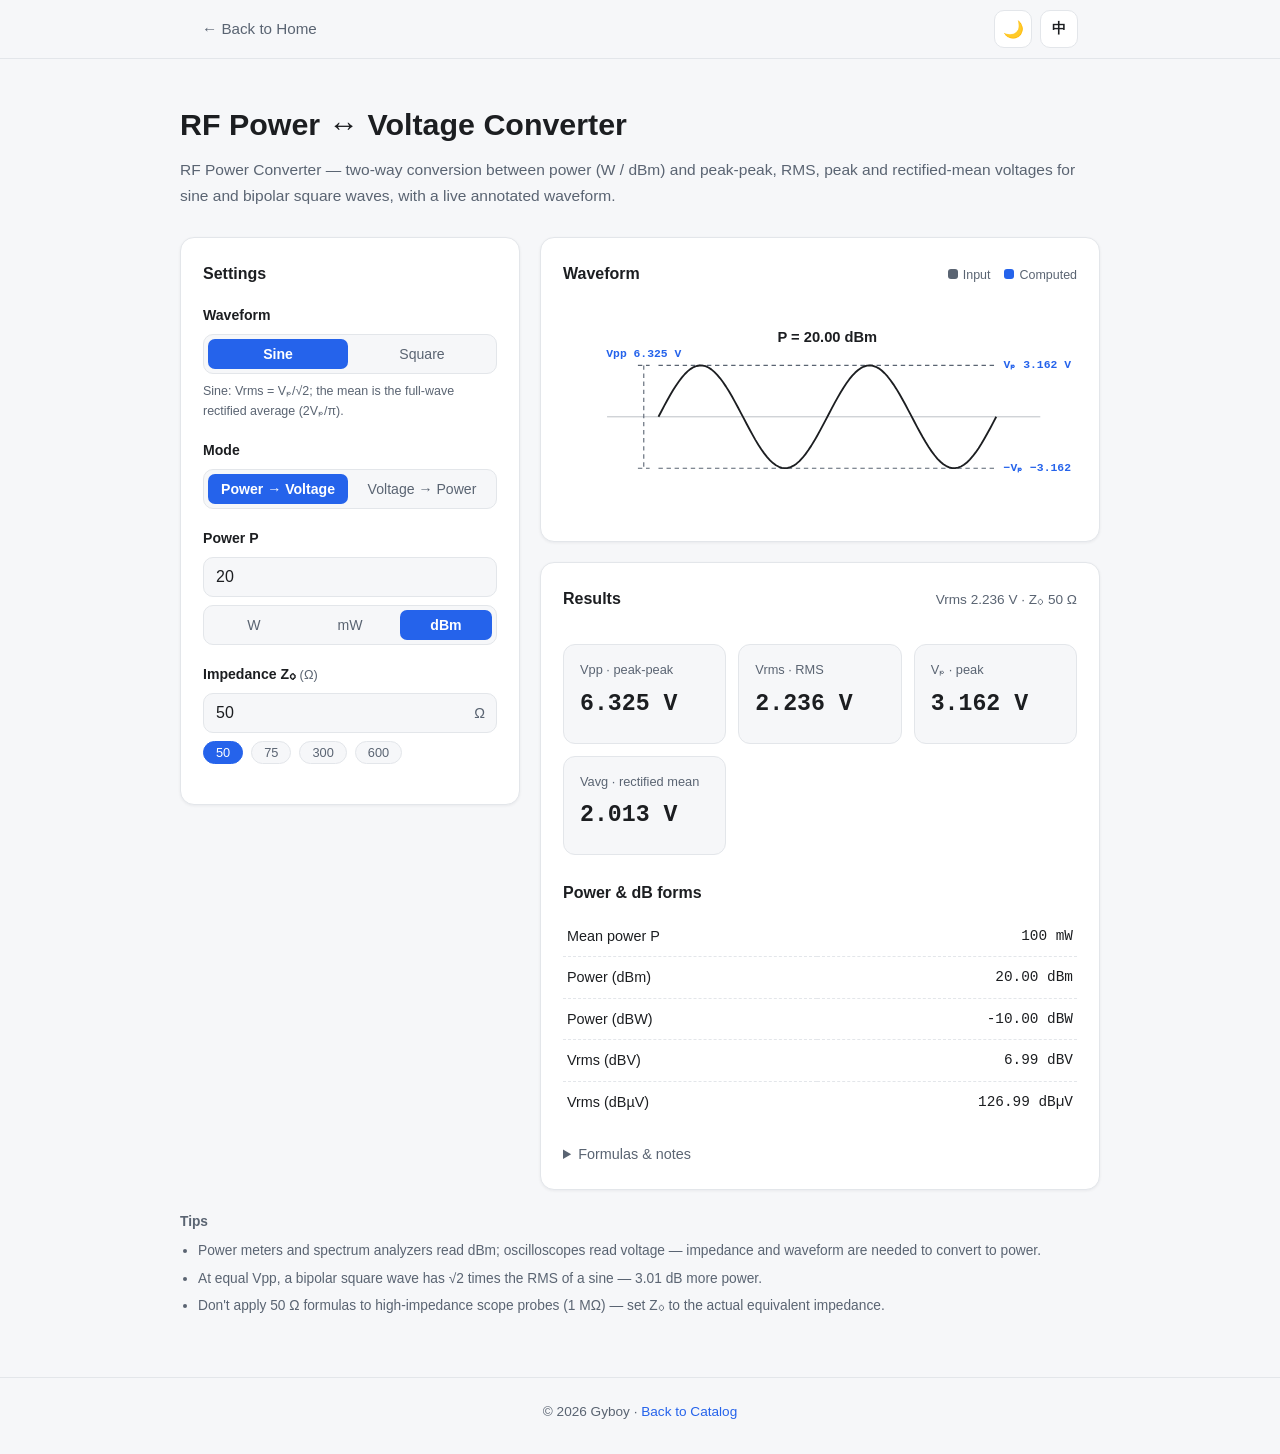
<file: tools/rf-power-voltage/index.html>
<!DOCTYPE html>
<html lang="zh-CN">
<head>
  <meta charset="UTF-8">
  <meta name="viewport" content="width=device-width, initial-scale=1">
  <title>RF 功率·电压换算 · Gyboy 的小站</title>
  <meta name="description" content="RF 功率与电压在线换算：正弦波 / 方波（双极性）下 W、dBm 与峰峰值、有效值、峰值、整流平均值双向互算，波形图实时标注电平，附 dBV / dBµV 换算。">
  <link rel="icon" href="data:image/svg+xml,<svg xmlns='http://www.w3.org/2000/svg' viewBox='0 0 100 100'><text y='.9em' font-size='90'>⚡</text></svg>">
  <script>
    /* 主题预设：在 CSS 加载前确定明暗，避免页面闪烁 */
    (function () {
      var t = localStorage.getItem('gyboy-theme');
      if (!t) t = window.matchMedia && matchMedia('(prefers-color-scheme: dark)').matches ? 'dark' : 'light';
      document.documentElement.setAttribute('data-theme', t);
    })();
  </script>
  <link rel="stylesheet" href="/assets/css/style.css">
</head>
<body data-i18n-doc="rf.doc">
  <header class="site-header">
    <div class="container header-inner">
      <a class="back-link" href="/" data-i18n="nav.back">← 返回首页</a>
      <div class="header-actions">
        <button id="theme-toggle" class="icon-btn" data-i18n-title="nav.theme" aria-label="切换明暗主题" title="切换明暗主题">🌙</button>
        <button id="lang-toggle" class="icon-btn lang-btn" aria-label="切换到英文" title="切换到英文">EN</button>
      </div>
    </div>
  </header>

  <main class="container page-main">
    <h1 class="page-title" data-i18n="rf.h1">RF 功率 · 电压换算</h1>
    <p class="page-subtitle" data-i18n="rf.subtitle">
      RF Power Converter —— 在正弦波与方波（双极性）下进行功率与电压的双向换算：W / dBm 与峰峰值、有效值、峰值、
      整流平均值互算，波形图实时标注电平。
    </p>

    <div class="calc-grid">
      <!-- ============ 输入区 ============ -->
      <section class="panel">
        <h2 data-i18n="panel.settings">参数设置</h2>

        <div class="field">
          <label data-i18n="rf.waveType">波形</label>
          <div class="seg" id="seg-wave">
            <button type="button" class="seg-btn active" data-wave="sine" data-i18n="rf.sine">正弦波</button>
            <button type="button" class="seg-btn" data-wave="square" data-i18n="rf.square">方波</button>
          </div>
          <p class="mode-hint" id="wave-hint"></p>
        </div>

        <div class="field">
          <label data-i18n="rf.modeType">计算模式</label>
          <div class="seg" id="seg-mode">
            <button type="button" class="seg-btn active" data-mode="pv" data-i18n="rf.modePV">功率 → 电压</button>
            <button type="button" class="seg-btn" data-mode="vp" data-i18n="rf.modeVP">电压 → 功率</button>
          </div>
        </div>

        <!-- 正算：功率 → 电压 -->
        <div id="panel-forward">
          <div class="field">
            <label for="pv" data-i18n="rf.pLabel">功率 P</label>
            <div class="input-wrap">
              <input id="pv" type="number" value="20" step="any" inputmode="decimal">
            </div>
            <div class="seg" id="seg-punit" style="margin-top: 8px;">
              <button type="button" class="seg-btn" data-u="w">W</button>
              <button type="button" class="seg-btn" data-u="mw">mW</button>
              <button type="button" class="seg-btn active" data-u="dbm">dBm</button>
            </div>
          </div>
        </div>

        <!-- 反算：电压 → 功率 -->
        <div id="panel-reverse" hidden>
          <div class="field">
            <label for="vv" data-i18n="rf.vLabel">电压 V</label>
            <div class="input-wrap">
              <input id="vv" type="number" value="6.3246" min="0" step="any" inputmode="decimal">
            </div>
            <div class="seg" id="seg-vtype" style="margin-top: 8px;">
              <button type="button" class="seg-btn active" data-t="vpp">Vpp</button>
              <button type="button" class="seg-btn" data-t="vrms">Vrms</button>
              <button type="button" class="seg-btn" data-t="vp">Vₚ</button>
              <button type="button" class="seg-btn" data-t="vavg">Vavg</button>
            </div>
            <div class="seg" id="seg-vunit" style="margin-top: 8px;">
              <button type="button" class="seg-btn active" data-u="v">V</button>
              <button type="button" class="seg-btn" data-u="mv">mV</button>
              <button type="button" class="seg-btn" data-u="uv">µV</button>
            </div>
          </div>
        </div>

        <div class="field">
          <label for="z0"><span data-i18n="rf.z0">阻抗 Z₀</span><span class="hint" data-i18n="att.unitOhm">（Ω）</span></label>
          <div class="input-wrap">
            <input id="z0" type="number" value="50" min="1" step="1" inputmode="decimal">
            <span class="unit">Ω</span>
          </div>
          <div class="chips" data-for="z0">
            <button type="button" class="chip" data-value="50">50</button>
            <button type="button" class="chip" data-value="75">75</button>
            <button type="button" class="chip" data-value="300">300</button>
            <button type="button" class="chip" data-value="600">600</button>
          </div>
        </div>

        <div id="error-box" class="error-box" role="alert"></div>
      </section>

      <!-- ============ 波形图 + 结果区 ============ -->
      <div class="col-stack">
        <section class="panel">
          <div class="results-head">
            <h2 data-i18n="rf.waveTitle">波形图</h2>
            <div class="legend">
              <span><span class="lg lg-known"></span><span data-i18n="legend.known">输入值</span></span>
              <span><span class="lg lg-comp"></span><span data-i18n="legend.comp">计算值</span></span>
            </div>
          </div>

          <div class="schem-wrap">
            <!-- 正弦波 -->
            <svg id="svg-sine" class="schem" viewBox="0 0 700 280" role="img" aria-label="正弦波电平图">
              <text x="360" y="38" text-anchor="middle" class="db-badge" id="s-badge">P = — dBm</text>

              <line x1="60" y1="140" x2="650" y2="140" class="axis"/>
              <line x1="130" y1="70" x2="590" y2="70" class="guide"/>
              <line x1="130" y1="210" x2="590" y2="210" class="guide"/>
              <text x="600" y="74" text-anchor="start" class="port-value" id="s-vp">Vₚ —</text>
              <text x="600" y="214" text-anchor="start" class="port-value" id="s-vpneg">−Vₚ —</text>

              <line x1="102" y1="70" x2="118" y2="70" class="guide"/>
              <line x1="102" y1="210" x2="118" y2="210" class="guide"/>
              <line x1="110" y1="70" x2="110" y2="210" class="guide"/>
              <text x="110" y="58" text-anchor="middle" class="port-value" id="s-vpp">Vpp —</text>

              <path id="sine-trace" class="trace" d=""/>
            </svg>

            <!-- 方波（双极性 ±Vp，50% 占空比） -->
            <svg id="svg-square" class="schem" viewBox="0 0 700 280" role="img" aria-label="方波电平图" style="display:none">
              <text x="360" y="38" text-anchor="middle" class="db-badge" id="q-badge">P = — dBm</text>

              <line x1="60" y1="140" x2="650" y2="140" class="axis"/>
              <line x1="130" y1="70" x2="590" y2="70" class="guide"/>
              <line x1="130" y1="210" x2="590" y2="210" class="guide"/>
              <text x="600" y="74" text-anchor="start" class="port-value" id="q-vp">Vₚ —</text>
              <text x="600" y="214" text-anchor="start" class="port-value" id="q-vpneg">−Vₚ —</text>

              <line x1="102" y1="70" x2="118" y2="70" class="guide"/>
              <line x1="102" y1="210" x2="118" y2="210" class="guide"/>
              <line x1="110" y1="70" x2="110" y2="210" class="guide"/>
              <text x="110" y="58" text-anchor="middle" class="port-value" id="q-vpp">Vpp —</text>

              <path class="trace" d="M130,70 L222,70 L222,210 L314,210 L314,70 L406,70 L406,210 L498,210 L498,70 L590,70"/>
            </svg>
          </div>
        </section>

        <section class="panel">
          <div class="results-head">
            <h2 data-i18n="panel.results">计算结果</h2>
            <span id="summary" class="summary"></span>
          </div>

          <div class="resistor-grid">
            <div class="resistor-card">
              <div class="label" id="c1l">Vpp</div>
              <div class="value" id="c1v">—</div>
              <div class="series" id="c1s"></div>
            </div>
            <div class="resistor-card">
              <div class="label" id="c2l">Vrms</div>
              <div class="value" id="c2v">—</div>
              <div class="series" id="c2s"></div>
            </div>
            <div class="resistor-card">
              <div class="label" id="c3l">Vₚ</div>
              <div class="value" id="c3v">—</div>
              <div class="series" id="c3s"></div>
            </div>
            <div class="resistor-card">
              <div class="label" id="c4l">Vavg</div>
              <div class="value" id="c4v">—</div>
              <div class="series" id="c4s"></div>
            </div>
          </div>

          <h2 class="result-sub" data-i18n="rf.powerSub">功率 / 分贝换算</h2>
          <table class="power-table">
            <tbody>
              <tr><td id="pw1">平均功率 P</td><td class="num" id="p1">—</td></tr>
              <tr><td id="pw2">功率（dBm）</td><td class="num" id="p2">—</td></tr>
              <tr><td id="pw3">功率（dBW）</td><td class="num" id="p3">—</td></tr>
              <tr><td id="pw4">有效值（dBV）</td><td class="num" id="p4">—</td></tr>
              <tr><td id="pw5">有效值（dBµV）</td><td class="num" id="p5">—</td></tr>
            </tbody>
          </table>

          <details class="formula">
            <summary data-i18n="formula.summary">计算公式与说明</summary>
            <div class="formula-body">
              <p data-i18n-html="rf.f1">正弦波：Vₚ = Vpp/2，<code>Vrms = Vₚ/√2</code>，<code>Vavg = 2Vₚ/π</code>（全波整流平均值）</p>
              <p data-i18n-html="rf.f2">方波（双极性 ±Vₚ、占空比 50%）：Vₚ = Vpp/2，<code>Vrms = Vavg = Vₚ</code></p>
              <p data-i18n-html="rf.f3">平均功率：<code>P = Vrms²/Z₀</code>；<code>dBm = 10·lg(P/1mW)</code>，<code>dBW = 10·lg(P/1W)</code></p>
              <p data-i18n-html="rf.f4">电压分贝：<code>dBV = 20·lg(Vrms/1V)</code>，<code>dBµV = 20·lg(Vrms/1µV)</code></p>
              <p data-i18n-html="rf.f5">反算：按波形关系将输入电压还原为 Vrms（如正弦 Vrms = Vpp/(2√2)），再由 P = Vrms²/Z₀ 求功率。</p>
              <p data-i18n-html="rf.f6">速查：50 Ω 系统中 0 dBm ≈ 223.6 mVrms ≈ 632.5 mVpp（正弦）。</p>
            </div>
          </details>
        </section>
      </div>
    </div>

    <section class="tips">
      <strong data-i18n="tips.title">小提示</strong>
      <ul>
        <li data-i18n="rf.t1">功率计与频谱仪读数通常是 dBm；示波器读到的是电压，需已知阻抗与波形才能换算成功率。</li>
        <li data-i18n="rf.t2">相同峰峰值时，双极性方波的有效值是正弦波的 √2 倍，功率大 3.01 dB。</li>
        <li data-i18n="rf.t3">示波器高阻探头（1 MΩ）下不能套用 50 Ω 公式，请把 Z₀ 改为实际等效阻抗。</li>
      </ul>
    </section>
  </main>

  <footer class="site-footer">
    <div class="container">
      © <span id="year">2026</span> Gyboy · <a href="/" data-i18n="footer.back">返回目录</a>
    </div>
  </footer>

  <script src="/assets/js/i18n.js"></script>
  <script src="/assets/js/common.js"></script>
  <script>
    /* ============================================================
     * RF 功率 ↔ 电压换算
     *  正弦波：Vrms = Vp/√2，Vavg = 2Vp/π（全波整流平均），Vp = Vpp/2
     *  方波（双极性 ±Vp、50% 占空比）：Vrms = Vavg = Vp
     *  平均功率 P = Vrms²/Z0；dBm = 10lg(P/1mW)
     * ============================================================ */
    (function () {
      var state = { wave: 'sine', mode: 'pv' }; /* pv：功率→电压；vp：电压→功率 */
      var pUnit = 'dbm', vType = 'vpp', vUnit = 'v';
      var reverseTouched = false;

      function $(id) { return document.getElementById(id); }
      function tt(o) { var v = o[I18N.lang()]; return v != null ? v : o.zh; }

      var L = {
        msg: {
          power: { zh: '请输入有效功率（W / mW 须大于 0，dBm 为任意数值）。', en: 'Enter a valid power (W / mW must be > 0; dBm accepts any value).' },
          volt: { zh: '请输入大于 0 的电压。', en: 'Voltage must be greater than 0.' },
          z0: { zh: '请输入大于 0 的阻抗 Z₀。', en: 'Impedance Z₀ must be greater than 0.' }
        },
        cards: { zh: ['Vpp · 峰峰值', 'Vrms · 有效值', 'Vₚ · 峰值', 'Vavg · 整流平均值'],
                 en: ['Vpp · peak-peak', 'Vrms · RMS', 'Vₚ · peak', 'Vavg · rectified mean'] },
        inputMark: { zh: '（输入）', en: ' (input)' },
        waveHint: {
          sine: { zh: '正弦波：Vrms = Vₚ/√2，平均值取全波整流平均（2Vₚ/π）。',
                  en: 'Sine: Vrms = Vₚ/√2; the mean is the full-wave rectified average (2Vₚ/π).' },
          square: { zh: '方波：双极性对称（±Vₚ、占空比 50%），Vrms = Vavg = Vₚ。',
                    en: 'Square: bipolar symmetric (±Vₚ, 50% duty), Vrms = Vavg = Vₚ.' }
        },
        rows: { zh: ['平均功率 P', '功率（dBm）', '功率（dBW）', '有效值（dBV）', '有效值（dBµV）'],
                en: ['Mean power P', 'Power (dBm)', 'Power (dBW)', 'Vrms (dBV)', 'Vrms (dBµV)'] }
      };

      var pvEl = $('pv'), vvEl = $('vv'), z0El = $('z0');
      var errEl = $('error-box'), sumEl = $('summary'), waveHintEl = $('wave-hint');
      var cards = [
        { l: $('c1l'), v: $('c1v'), s: $('c1s') },
        { l: $('c2l'), v: $('c2v'), s: $('c2s') },
        { l: $('c3l'), v: $('c3v'), s: $('c3s') },
        { l: $('c4l'), v: $('c4v'), s: $('c4s') }
      ];
      var pwEls = [$('pw1'), $('pw2'), $('pw3'), $('pw4'), $('pw5')];
      var pEls = [$('p1'), $('p2'), $('p3'), $('p4'), $('p5')];
      var svgs = { sine: $('svg-sine'), square: $('svg-square') };

      /* ---------- 格式化 ---------- */
      function fmtV(v) {
        if (!isFinite(v) || v <= 0) return '—';
        if (v >= 1) return parseFloat(v.toPrecision(4)) + ' V';
        if (v >= 1e-3) return parseFloat((v * 1e3).toPrecision(4)) + ' mV';
        return parseFloat((v * 1e6).toPrecision(4)) + ' µV';
      }
      function fmtWatt(p) {
        if (!isFinite(p) || p < 0) return '—';
        if (p >= 1) return parseFloat(p.toPrecision(4)) + ' W';
        if (p >= 1e-3) return parseFloat((p * 1e3).toPrecision(3)) + ' mW';
        if (p >= 1e-6) return parseFloat((p * 1e6).toPrecision(3)) + ' µW';
        return parseFloat((p * 1e9).toPrecision(3)) + ' nW';
      }
      function fmtDb(x) {
        if (!isFinite(x)) return '—';
        var s = x.toFixed(2);
        if (s === '-0.00') s = '0.00'; /* 浮点负零显示修正 */
        return s + ' dB';
      }

      /* ---------- 换算核心 ---------- */
      function voltsFromVrms(vrms, wave) {
        if (wave === 'sine') {
          var vp = vrms * Math.SQRT2;
          return { vrms: vrms, vp: vp, vpp: 2 * vp, vavg: 2 * vp / Math.PI };
        }
        return { vrms: vrms, vp: vrms, vpp: 2 * vrms, vavg: vrms };
      }
      /* 任意类型电压 → Vp */
      function vTypeToVp(v, type, wave) {
        if (type === 'vpp') return v / 2;
        if (type === 'vp') return v;
        if (type === 'vavg') return wave === 'sine' ? v * Math.PI / 2 : v;
        return wave === 'sine' ? v * Math.SQRT2 : v; /* vrms */
      }

      /* ---------- 页面渲染 ---------- */
      function fail(msg) {
        errEl.textContent = msg;
        errEl.style.display = 'block';
        cards.forEach(function (c) { c.v.textContent = '—'; c.s.textContent = ''; });
        sumEl.textContent = '';
        pEls.forEach(function (el) { el.textContent = '—'; });
        ['s', 'q'].forEach(function (pre) {
          $(pre + '-badge').textContent = 'P = — dBm';
          $(pre + '-vp').textContent = 'Vₚ —';
          $(pre + '-vpneg').textContent = '−Vₚ —';
          $(pre + '-vpp').textContent = 'Vpp —';
        });
      }
      function hideError() { errEl.style.display = 'none'; }

      function refreshChips() {
        document.querySelectorAll('.chips').forEach(function (group) {
          var input = document.getElementById(group.getAttribute('data-for'));
          var v = parseFloat(input.value);
          group.querySelectorAll('.chip').forEach(function (chip) {
            chip.classList.toggle('active', parseFloat(chip.getAttribute('data-value')) === v);
          });
        });
      }

      function recalc() {
        var Z = parseFloat(z0El.value);
        if (!(Z > 0)) return fail(tt(L.msg.z0));

        var P, vIn, vp, vrms;
        if (state.mode === 'pv') {
          var px = parseFloat(pvEl.value);
          if (pUnit === 'dbm') {
            if (!isFinite(px)) return fail(tt(L.msg.power));
            P = 1e-3 * Math.pow(10, px / 10);
          } else {
            if (!(px > 0)) return fail(tt(L.msg.power));
            P = pUnit === 'mw' ? px / 1e3 : px;
          }
          vrms = Math.sqrt(P * Z);
        } else {
          var vx = parseFloat(vvEl.value);
          if (!(vx > 0)) return fail(tt(L.msg.volt));
          vIn = vx * (vUnit === 'mv' ? 1e-3 : vUnit === 'uv' ? 1e-6 : 1);
          vp = vTypeToVp(vIn, vType, state.wave);
          vrms = state.wave === 'sine' ? vp / Math.SQRT2 : vp;
          P = vrms * vrms / Z;
        }
        hideError();

        var v = voltsFromVrms(vrms, state.wave);
        var labels = L.cards[I18N.lang()] || L.cards.zh;
        var types = ['vpp', 'vrms', 'vp', 'vavg'];
        types.forEach(function (tp, i) {
          var sub = (state.mode === 'vp' && vType === tp) ? tt(L.inputMark) : '';
          cards[i].l.textContent = labels[i];
          cards[i].v.textContent = fmtV(v[tp]);
          cards[i].s.textContent = sub;
        });

        var dbm = 10 * Math.log10(P / 1e-3);
        var dbw = 10 * Math.log10(P);
        var dbv = 20 * Math.log10(vrms);
        pEls[0].textContent = fmtWatt(P);
        pEls[1].textContent = fmtDb(dbm) + 'm';
        pEls[2].textContent = fmtDb(dbw) + 'W';
        pEls[3].textContent = fmtDb(dbv) + 'V';
        pEls[4].textContent = fmtDb(dbv + 120) + 'µV';
        var rowLabels = L.rows[I18N.lang()] || L.rows.zh;
        pwEls.forEach(function (el, i) { el.textContent = rowLabels[i]; });

        sumEl.textContent = 'Vrms ' + fmtV(vrms) + ' · Z₀ ' + parseFloat(Z.toPrecision(4)) + ' Ω';

        /* 波形图标注：正算时电平均为计算值（蓝）；反算时功率与未输入的电平为计算值 */
        ['s', 'q'].forEach(function (pre) {
          $(pre + '-badge').textContent = 'P = ' + dbm.toFixed(2) + ' dBm';
          $(pre + '-vp').textContent = 'Vₚ ' + fmtV(v.vp);
          $(pre + '-vpneg').textContent = '−Vₚ −' + fmtV(v.vp);
          $(pre + '-vpp').textContent = 'Vpp ' + fmtV(v.vpp);
          var compAll = state.mode === 'pv';
          $(pre + '-vp').classList.toggle('computed', compAll || vType !== 'vp');
          $(pre + '-vpneg').classList.toggle('computed', compAll || vType !== 'vp');
          $(pre + '-vpp').classList.toggle('computed', compAll || vType !== 'vpp');
          $(pre + '-badge').classList.toggle('computed', state.mode === 'vp');
        });
        refreshChips();
      }

      /* ---------- 状态切换 ---------- */
      function applyState() {
        document.querySelectorAll('#seg-wave .seg-btn').forEach(function (b) {
          b.classList.toggle('active', b.getAttribute('data-wave') === state.wave);
        });
        document.querySelectorAll('#seg-mode .seg-btn').forEach(function (b) {
          b.classList.toggle('active', b.getAttribute('data-mode') === state.mode);
        });
        document.querySelectorAll('#seg-punit .seg-btn').forEach(function (b) {
          b.classList.toggle('active', b.getAttribute('data-u') === pUnit);
        });
        document.querySelectorAll('#seg-vtype .seg-btn').forEach(function (b) {
          b.classList.toggle('active', b.getAttribute('data-t') === vType);
        });
        document.querySelectorAll('#seg-vunit .seg-btn').forEach(function (b) {
          b.classList.toggle('active', b.getAttribute('data-u') === vUnit);
        });
        $('panel-forward').hidden = state.mode !== 'pv';
        $('panel-reverse').hidden = state.mode !== 'vp';
        svgs.sine.style.display = state.wave === 'sine' ? '' : 'none';
        svgs.square.style.display = state.wave === 'square' ? '' : 'none';
        waveHintEl.textContent = tt(L.waveHint[state.wave]);
        recalc();
      }

      /* 未手动改动过反算输入时，用当前正算结果预填（按当前选定的电压类型与单位） */
      function prefillReverse() {
        if (reverseTouched) return;
        var Z = parseFloat(z0El.value), px = parseFloat(pvEl.value);
        if (!(Z > 0)) return;
        var P;
        if (pUnit === 'dbm') { if (!isFinite(px)) return; P = 1e-3 * Math.pow(10, px / 10); }
        else { if (!(px > 0)) return; P = pUnit === 'mw' ? px / 1e3 : px; }
        var v = voltsFromVrms(Math.sqrt(P * Z), state.wave);
        var base = v[vType], mult = vUnit === 'mv' ? 1e3 : vUnit === 'uv' ? 1e6 : 1;
        vvEl.value = parseFloat((base * mult).toPrecision(5));
      }

      /* ---------- 正弦波轨迹生成（两个周期） ---------- */
      (function buildSine() {
        var d = '';
        for (var x = 130; x <= 590; x += 4) {
          var y = 140 - 70 * Math.sin(2 * Math.PI * (x - 130) / 230);
          d += (d ? ' L' : 'M') + x + ',' + y.toFixed(1);
        }
        document.getElementById('sine-trace').setAttribute('d', d);
      })();

      /* ---------- 事件绑定 ---------- */
      function bindSeg(id, attr, fn) {
        document.querySelectorAll('#' + id + ' .seg-btn').forEach(function (b) {
          b.addEventListener('click', function () { fn(b.getAttribute(attr)); });
        });
      }
      bindSeg('seg-wave', 'data-wave', function (v) { state.wave = v; applyState(); });
      bindSeg('seg-mode', 'data-mode', function (v) {
        state.mode = v;
        if (v === 'vp') prefillReverse();
        applyState();
      });
      bindSeg('seg-punit', 'data-u', function (v) { pUnit = v; prefillReverse(); applyState(); });
      bindSeg('seg-vtype', 'data-t', function (v) { vType = v; applyState(); });
      bindSeg('seg-vunit', 'data-u', function (v) { vUnit = v; prefillReverse(); applyState(); });

      document.querySelectorAll('.chips').forEach(function (group) {
        var input = document.getElementById(group.getAttribute('data-for'));
        group.addEventListener('click', function (e) {
          var chip = e.target.closest('.chip');
          if (!chip) return;
          input.value = chip.getAttribute('data-value');
          recalc();
        });
      });

      [pvEl, vvEl, z0El].forEach(function (el) { el.addEventListener('input', recalc); });
      vvEl.addEventListener('input', function () { reverseTouched = true; });

      /* 切换语言：静态文本由 i18n.js 处理，这里重渲染动态部分 */
      document.addEventListener('langchange', function () {
        reverseTouched = false; /* 重置后按当前正算值重新预填 */
        if (state.mode === 'vp') prefillReverse();
        applyState();
      });

      applyState(); /* 初始渲染一次 */
    })();
  </script>
</body>
</html>
</file>
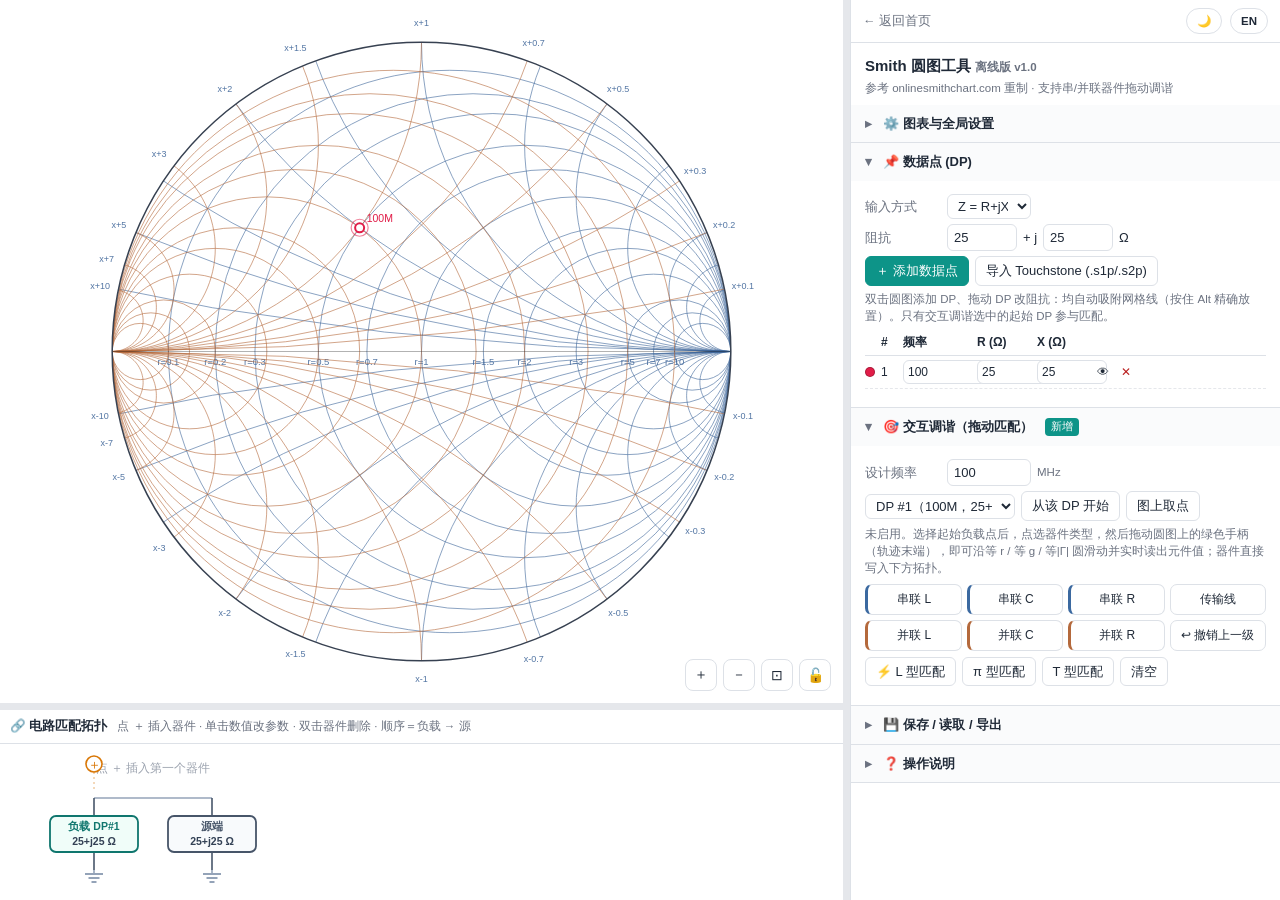
<file: tools/smith-chart/index.html>
<!DOCTYPE html>
<html lang="zh">
<head>
<meta charset="utf-8">
<meta name="viewport" content="width=device-width, initial-scale=1">
<title>Smith 圆图工具（离线版）</title>
<link rel="icon" href="data:image/svg+xml,<svg xmlns='http://www.w3.org/2000/svg' viewBox='0 0 100 100'><text y='.9em' font-size='90'>📐</text></svg>">
<style>
:root{
  --bg:#f3f4f6; --panel:#fff; --border:#dde1e7; --text:#1f2937; --muted:#6b7280;
  --accent:#0d9488; --accent2:#d97706; --danger:#b91c1c;
}
[data-theme="dark"]{
  --bg:#0b1220; --panel:#111a2c; --border:#2a3550; --text:#e2e8f0; --muted:#94a3b8;
  --accent:#14b8a6; --accent2:#f59e0b; --danger:#f87171;
}
[data-theme="dark"] #chartwrap{background:#0f172a}
[data-theme="dark"] #topo{background:#111a2c}
[data-theme="dark"] details.sec>summary{background:#0d1526}
[data-theme="dark"] input[type=text],[data-theme="dark"] input[type=number],[data-theme="dark"] select{background:#0d1526;color:var(--text);border-color:var(--border)}
[data-theme="dark"] button.btn,[data-theme="dark"] .palette button,[data-theme="dark"] #viewctrl button,
[data-theme="dark"] #pickpop button,[data-theme="dark"] .opt,[data-theme="dark"] .inline-edit,
[data-theme="dark"] #topo-editor input[type=number],[data-theme="dark"] #topo-editor input[type=text]{background:#0d1526;color:var(--text);border-color:var(--border)}
[data-theme="dark"] #hoverbox{background:rgba(13,21,38,.95);border-color:var(--border)}
[data-theme="dark"] .livebox{background:#0c2a29;border-color:#134e4a}
[data-theme="dark"] .livebox .v{color:#5eead4}
[data-theme="dark"] .livebox .z{color:#94a3b8}
[data-theme="dark"] .gridrow{border-bottom-color:#1e293b}
[data-theme="dark"] #toast{background:#e2e8f0;color:#0f172a}
.site-bar{display:flex;align-items:center;gap:8px;padding:8px 12px;border-bottom:1px solid var(--border);background:var(--panel);flex-shrink:0}
.site-bar a{font-size:12.5px;color:var(--muted);text-decoration:none}
.site-bar a:hover{color:var(--accent)}
.site-bar button{height:26px;padding:0 10px;border-radius:13px;border:1px solid var(--border);background:var(--panel);color:var(--text);font-size:11.5px;font-weight:600;cursor:pointer}
.site-bar button:hover{border-color:var(--accent);color:var(--accent)}
*{box-sizing:border-box}
html,body{margin:0;height:100%;font:13px/1.5 -apple-system,"Segoe UI","Microsoft YaHei",Arial,sans-serif;color:var(--text);background:var(--bg)}
#app{display:flex;height:100vh;overflow:hidden}
#left{flex:1;display:flex;flex-direction:column;min-width:320px;min-height:0}
#chartwrap{flex:1;position:relative;min-width:200px;min-height:140px;background:#fff}
#hsplit,#vsplit{flex-shrink:0;background:#e5e7eb;touch-action:none;user-select:none}
#hsplit{height:7px;cursor:row-resize}
#vsplit{width:7px;cursor:col-resize}
#hsplit:hover,#vsplit:hover{background:var(--accent)}
#topo{height:190px;flex-shrink:0;background:#fff;display:flex;flex-direction:column;min-height:80px}
#topo-head{display:flex;align-items:center;gap:10px;padding:5px 10px;border-bottom:1px solid var(--border);font-size:12.5px;flex-wrap:wrap;min-height:34px}
#topo-head .t{font-weight:700;white-space:nowrap}
#topo-head .hint2{color:var(--muted);font-size:11.5px}
#topo-editor{display:flex;align-items:center;gap:5px;margin-left:auto;flex-wrap:wrap}
#topo-editor input[type=number]{width:64px;padding:1px 4px;font-size:12px}
#topo-editor input[type=text]{width:58px;padding:1px 4px;font-size:12px}
#topo-body{flex:1;overflow:auto;min-height:0;position:relative}
#topo-svgwrap{min-width:100%}
#topo-svgwrap svg{display:block}
#topo-svgwrap [data-el]{cursor:pointer}
#topo-svgwrap [data-el]:hover{opacity:.8}
#topo-svgwrap [data-ins]{cursor:pointer}
#pickpop{position:absolute;z-index:30;background:#fff;border:1px solid var(--border);border-radius:8px;box-shadow:0 4px 16px rgba(0,0,0,.18);padding:6px;display:none;grid-template-columns:repeat(3,1fr);gap:4px}
#pickpop button{padding:5px 8px;font-size:12px;border:1px solid var(--border);background:#fff;border-radius:6px;cursor:pointer;color:var(--text)}
#pickpop button:hover{border-color:var(--accent2);color:var(--accent2)}
.valtext{cursor:text}
.valtext:hover{fill:#111827}
.inline-edit{position:absolute;z-index:40;width:72px;border:1px solid var(--accent2);border-radius:5px;padding:2px 5px;font:12px Consolas,Menlo,monospace;background:#fff;color:var(--text);box-shadow:0 2px 8px rgba(0,0,0,.18)}
.dpga{grid-template-columns:12px 58px 46px 62px 62px}
#viewctrl button:disabled{opacity:.35;cursor:not-allowed}
#chart{position:absolute;inset:0;width:100%;height:100%;display:block;cursor:crosshair;touch-action:none}
#hoverbox{position:absolute;top:10px;left:10px;background:rgba(255,255,255,.94);border:1px solid var(--border);
  border-radius:8px;padding:7px 10px;font-size:12px;line-height:1.6;pointer-events:none;
  box-shadow:0 2px 8px rgba(0,0,0,.08);min-width:230px;display:none;font-family:Consolas,Menlo,monospace}
#hoverbox .t{font-weight:700;color:var(--accent)}
#viewctrl{position:absolute;right:12px;bottom:12px;display:flex;gap:6px}
#viewctrl button{width:32px;height:32px;border-radius:8px;border:1px solid var(--border);background:#fff;cursor:pointer;font-size:14px;color:var(--text)}
#viewctrl button:hover{border-color:var(--accent);color:var(--accent)}
#modepill{position:absolute;left:50%;transform:translateX(-50%);bottom:14px;background:var(--accent2);color:#fff;
  padding:6px 16px;border-radius:999px;font-size:12.5px;box-shadow:0 2px 10px rgba(0,0,0,.2);display:none;white-space:nowrap;pointer-events:none}
#toast{position:absolute;left:50%;top:14px;transform:translateX(-50%);background:#111827;color:#fff;
  padding:7px 16px;border-radius:999px;font-size:12.5px;display:none;pointer-events:none;opacity:.95}
#sidebar{width:430px;flex-shrink:0;background:var(--panel);border-left:1px solid var(--border);display:flex;flex-direction:column;min-width:260px}
#sb-scroll{flex:1;overflow-y:auto;min-height:0;overscroll-behavior:contain;padding-bottom:30px}
#sidebar header{padding:12px 14px 8px}
#sidebar h1{font-size:15px;margin:0}
#sidebar .sub{font-size:11.5px;color:var(--muted);margin-top:2px}
details.sec{border-bottom:1px solid var(--border)}
details.sec>summary{cursor:pointer;padding:9px 14px;font-weight:600;font-size:13px;background:#fafbfc;user-select:none;list-style:none;display:flex;align-items:center;gap:6px}
details.sec>summary::-webkit-details-marker{display:none}
details.sec>summary::before{content:'▸';color:var(--muted);display:inline-block;width:12px}
details.sec[open]>summary::before{content:'▾'}
details.sec>summary .tag{font-size:10.5px;font-weight:400;color:#fff;background:var(--accent);border-radius:4px;padding:1px 6px;margin-left:6px}
.secbody{padding:8px 14px 14px}
.row{display:flex;align-items:center;gap:6px;margin:5px 0;flex-wrap:wrap}
.row label{min-width:76px;color:var(--muted)}
.row label.w{min-width:0}
input[type=text],input[type=number],select{border:1px solid var(--border);border-radius:6px;padding:3px 6px;font:inherit;width:84px;background:#fff;color:var(--text)}
input[type=number]{width:70px}
input.wide{width:100%}
button.btn{border:1px solid var(--border);background:#fff;border-radius:6px;padding:4px 10px;cursor:pointer;font:inherit;color:var(--text)}
button.btn:hover{border-color:var(--accent);color:var(--accent)}
button.btn.primary{background:var(--accent);border-color:var(--accent);color:#fff}
button.btn.primary:hover{filter:brightness(1.08);color:#fff}
button.btn.danger:hover{border-color:var(--danger);color:var(--danger)}
button.mini{padding:1px 6px;font-size:11px;border-radius:5px}
.palette{display:grid;grid-template-columns:repeat(4,1fr);gap:5px;margin:6px 0}
.palette button{padding:6px 2px;font-size:12px;border:1px solid var(--border);background:#fff;border-radius:7px;cursor:pointer;color:var(--text)}
.palette button:hover{border-color:var(--accent2);color:var(--accent2)}
.palette button.armed{background:var(--accent2);border-color:var(--accent2);color:#fff}
.palette button.pal-ser{border-left:3px solid #3b69a0}
.palette button.pal-sh{border-left:3px solid #b4693c}
.hint{font-size:11.5px;color:var(--muted);margin:4px 0}
.small{font-size:11.5px;color:var(--muted)}
.mono{font-family:Consolas,Menlo,monospace}
.livebox{background:#f0fdf9;border:1px solid #99f6e4;border-radius:8px;padding:8px 10px;margin:8px 0;font-size:12.5px}
.livebox .v{font-size:15px;font-weight:700;color:#065f46;font-family:Consolas,Menlo,monospace}
.livebox .v.bad{color:var(--danger)}
.livebox .z{font-family:Consolas,Menlo,monospace;color:#334155;margin-top:3px}
.gridrow{display:grid;gap:4px;align-items:center;padding:4px 0;border-bottom:1px dashed #e5e7eb;font-size:12px}
.dpg{grid-template-columns:12px 18px 70px 56px 56px 20px 20px}
.dpg2{grid-template-columns:150px 1fr 20px 20px 20px}
.netg{grid-template-columns:86px 86px 1fr 20px 20px 20px}
.chainrow{display:flex;align-items:center;gap:6px;padding:2px 0;font-size:12px}
.chainrow .idx{color:var(--muted);width:16px}
input[type=checkbox]{accent-color:var(--accent)}
.opt{display:block;width:100%;text-align:left;margin:4px 0;padding:6px 9px;border:1px solid var(--border);border-radius:7px;background:#fff;cursor:pointer;font:inherit;font-size:12.5px}
.opt:hover{border-color:var(--accent);background:#f0fdf9}
.opt .q{color:var(--muted);font-size:11px}
#dp-rows input{padding:2px 4px;font-size:12px}
.swatch{width:10px;height:10px;border-radius:50%;display:inline-block;border:1px solid rgba(0,0,0,.25)}
@media (max-width:900px){
  #app{flex-direction:column}
  #vsplit{display:none}
  #sidebar{width:auto!important;border-left:none;border-top:1px solid var(--border);max-height:45vh}
  #topo{height:150px!important}
}
</style>
</head>
<body>
<div id="app">
  <div id="left">
  <div id="chartwrap">
    <canvas id="chart"></canvas>
    <div id="hoverbox"></div>
    <div id="modepill"></div>
    <div id="toast"></div>
    <div id="viewctrl">
      <button id="btn-zin" title="放大" data-sen-title="zoomIn">＋</button>
      <button id="btn-zout" title="缩小" data-sen-title="zoomOut">－</button>
      <button id="btn-fit" title="重置视图" data-sen-title="fitView">⊡</button>
      <button id="btn-lock" title="锁定视图（禁止滚轮缩放与拖动平移，防止误操作）" data-sen-title="lockOff">🔓</button>
    </div>
  </div>
  <div id="hsplit" title="上下拖动：调整电路拓扑区高度" data-sen-title="hsplit"></div>
  <div id="topo">
    <div id="topo-head">
      <span class="t" data-sen="topoTitle">🔗 电路匹配拓扑</span>
      <span class="hint2" data-sen="topoHint">点 ＋ 插入器件 · 单击数值改参数 · 双击器件删除 · 顺序＝负载 → 源</span>
      <span id="topo-editor"></span>
    </div>
    <div id="topo-body">
      <div id="topo-svgwrap"></div>
      <div id="pickpop"></div>
    </div>
  </div>
  </div><!-- /left -->
  <div id="vsplit" title="左右拖动：调整侧栏宽度" data-sen-title="vsplit"></div>
  <div id="sidebar">
    <div class="site-bar">
      <a href="/">← 返回首页</a>
      <span style="flex:1"></span>
      <button id="themeToggle" title="Toggle theme">🌙</button>
      <button id="langToggle" title="Switch language">EN</button>
    </div>
    <div id="sb-scroll">
    <header>
      <h1><span data-sen="appTitle">Smith 圆图工具</span> <span class="small" data-sen="appVer">离线版 v1.0</span></h1>
      <div class="sub" data-sen="sub">参考 onlinesmithchart.com 重制 · 支持串/并联器件拖动调谐</div>
    </header>

    <details class="sec">
      <summary data-sen="secSettings">⚙️ 图表与全局设置</summary>
      <div class="secbody">
        <div class="row"><label data-sen="refZ0">参考阻抗 Z₀</label><input type="number" id="in-z0" step="1" min="1"> Ω</div>
        <div class="row"><label data-sen="freqUnit">频率单位</label>
          <select id="in-frequnit"><option>Hz</option><option>kHz</option><option selected>MHz</option><option>GHz</option></select>
          <label class="w" style="min-width:56px" data-sen="newFreq">新点频率</label><input type="text" id="in-deffreq">
        </div>
        <div class="row"><label data-sen="chartType">圆图类型</label>
          <select id="in-charttype">
            <option value="zy" selected data-sen="ctZy">阻抗 + 导纳 (Z+Y)</option>
            <option value="z" data-sen="ctZ">仅阻抗 (Z)</option>
            <option value="y" data-sen="ctY">仅导纳 (Y)</option>
          </select>
          <label class="w" data-sen="grid">网格</label>
          <select id="in-grid"><option value="coarse" data-sen="gCoarse">疏</option><option value="medium" selected data-sen="gMedium">中</option><option value="fine" data-sen="gFine">密</option></select>
        </div>
        <div class="row">
          <label class="w"><input type="checkbox" id="ck-vswr"> <span data-sen="vswrC">VSWR 圆</span></label>
          <input type="text" id="in-vswrlist" style="width:90px" title="VSWR 值列表" data-sen-title="vswrList">
          <label class="w"><input type="checkbox" id="ck-q"> <span data-sen="qArc">恒 Q 弧</span></label>
          <input type="text" id="in-qlist" style="width:60px" title="Q 值列表" data-sen-title="qList">
        </div>
        <div class="row">
          <label class="w"><input type="checkbox" id="ck-flabels" checked> <span data-sen="freqLabels">显示频率标签</span></label>
          <label class="w"><input type="checkbox" id="ck-traj" checked> <span data-sen="showTraj">显示匹配轨迹</span></label>
        </div>
      </div>
    </details>

    <details class="sec" open>
      <summary data-sen="secDp">📌 数据点 (DP)</summary>
      <div class="secbody">
        <div class="row">
          <label data-sen="inputMode">输入方式</label>
          <select id="dp-inmode"><option value="z" selected data-sen="imZ">Z = R+jX (Ω)</option><option value="y" data-sen="imY">Y = G+jB (mS)</option><option value="g" data-sen="imG">Γ = |Γ|∠°</option></select>
        </div>
        <div class="row" id="dp-fields"></div>
        <div class="row">
          <button class="btn primary" id="btn-adddp" data-sen="addDp">＋ 添加数据点</button>
          <button class="btn" id="btn-import-s1p" data-sen="importS1p">导入 Touchstone (.s1p/.s2p)</button>
          <input type="file" id="file-s1p" accept=".s1p,.s2p,.txt" style="display:none">
        </div>
        <div class="hint" data-sen="hintDp">双击圆图添加 DP、拖动 DP 改阻抗：均自动吸附网格线（按住 Alt 精确放置）。只有交互调谐选中的起始 DP 参与匹配。</div>
        <div class="gridrow dpg" style="border-bottom:1px solid var(--border);font-weight:600">
          <span></span><span>#</span><span data-sen="freqCol">频率</span><span>R (Ω)</span><span>X (Ω)</span><span></span><span></span>
        </div>
        <div id="dp-rows"></div>
        <div class="hint" id="dp-netinfo"></div>
      </div>
    </details>

    <details class="sec" open>
      <summary><span data-sen="secTuner">🎯 交互调谐（拖动匹配）</span><span class="tag" data-sen="tagNew">新增</span></summary>
      <div class="secbody">
        <div class="row"><label data-sen="designFreq">设计频率</label><input type="text" id="tuner-f"><span class="small" id="tuner-funit">MHz</span></div>
        <div class="row">
          <select id="tuner-dpsel" style="width:150px"></select>
          <button class="btn" id="btn-tuner-fromdp" data-sen="startFromDp">从该 DP 开始</button>
          <button class="btn" id="btn-tuner-pick" data-sen="pickOnChart">图上取点</button>
        </div>
        <div class="hint" id="tuner-status" data-sen="stInactive">未启用。选择起始负载点后，点选器件类型，然后在圆图上拖动绿色手柄（或直接拖动 DP），即可沿等 r / 等 g / 等|Γ| 圆滑动并实时读出元件值。</div>
        <div class="palette" id="tuner-palette">
          <button data-tune="serL" class="pal-ser" data-sen="palSerL">串联 L</button>
          <button data-tune="serC" class="pal-ser" data-sen="palSerC">串联 C</button>
          <button data-tune="serR" class="pal-ser" data-sen="palSerR">串联 R</button>
          <button data-tune="tl" data-sen="palTL">传输线</button>
          <button data-tune="shL" class="pal-sh" data-sen="palShL">并联 L</button>
          <button data-tune="shC" class="pal-sh" data-sen="palShC">并联 C</button>
          <button data-tune="shR" class="pal-sh" data-sen="palShR">并联 R</button>
          <button id="btn-tuner-undo" data-sen="undoLast">↩ 撤销上一级</button>
        </div>
        <div class="livebox" id="tuner-live" style="display:none"></div>
        <div class="row">
          <button class="btn" id="btn-automatch" data-sen="lMatch">⚡ L 型匹配</button>
          <button class="btn" id="btn-match-pi" data-sen="piMatch">π 型匹配</button>
          <button class="btn" id="btn-match-t" data-sen="tMatch">T 型匹配</button>
          <button class="btn danger" id="btn-tuner-clear" data-sen="clearBtn">清空</button>
        </div>
        <div id="automatch-results"></div>
      </div>
    </details>

    <details class="sec">
      <summary data-sen="secStorage">💾 保存 / 读取 / 导出</summary>
      <div class="secbody">
        <div class="row">
          <button class="btn" id="btn-export-png" data-sen="exportPng">导出 PNG</button>
          <button class="btn" id="btn-export-json" data-sen="exportJson">导出 JSON</button>
          <button class="btn" id="btn-import-json" data-sen="importJson">导入 JSON</button>
          <input type="file" id="file-json" accept=".json" style="display:none">
        </div>
        <div class="row">
          <button class="btn" id="btn-copylink" data-sen="copyLink">复制分享链接 (URL)</button>
          <button class="btn danger" id="btn-clearall" data-sen="clearAllBtn">清空全部</button>
        </div>
        <div class="hint" data-sen="lsHint">页面状态自动保存在本机（localStorage）；分享链接把全部状态编码进 URL；本页完全离线运行，无任何外部依赖。</div>
      </div>
    </details>

    <details class="sec">
      <summary data-sen="secHelp">❓ 操作说明</summary>
      <div class="secbody">
        <ul style="margin:4px 0;padding-left:18px;font-size:12.5px">
          <li data-sen-html="helpFlow"><b>常规匹配流程</b>：① 「数据点」面板添加 DP（负载阻抗）→ ② 在圆图下方「电路匹配拓扑」点 ＋ 插入器件 → ③ <b>单击器件上的数值</b>就地改参数、<b>双击器件</b>删除 → 每个器件自动生成对应「节点」DP（表格底部 + 圆图方形标记带名称），圆图实时显示匹配轨迹与终点。</li>
          <li data-sen-html="helpSplit">拖动左右分隔条调整侧栏宽度；拖动圆图下方的分隔条调整拓扑区高度。</li>
          <li data-sen-html="helpZoom">滚轮缩放（以光标为中心），拖动空白平移；右下角「🔓」锁定视图防误操作，「⊡」复位。</li>
          <li data-sen-html="helpHover">悬停圆图：实时显示 Γ / Z / Y / VSWR / RL / Q；双击圆图加点；拖动 DP 改阻抗。</li>
          <li data-sen-html="helpTuning">交互调谐（进阶）：选起点 → 点器件类型 → 拖动绿色手柄（轨迹末端）沿等 r / 等 g / 等|Γ| 圆滑动实时读值，松手直接写入下方拓扑（无需转换）；拖动起始 DP 时拓扑与节点数值同步更新；「L/π/T 型匹配」点方案直接替换拓扑（π/T 通过虚拟电阻级联两节 L，可按 Q 选择方案）。<b>只有选中的起始 DP 参与匹配并显示轨迹</b>，其余 DP 均为独立点（切换起始后轨迹随之切换）。双击/拖动 DP 自动吸附网格线（Alt 精确）。</li>
          <li data-sen-html="helpKeys">快捷键：<span class="mono">+ / -</span> 缩放，<span class="mono">0</span> 复位视图，<span class="mono">Esc</span> 取消模式，<span class="mono">Del</span> 删除选中 DP。</li>
        </ul>
      </div>
    </details>
    </div><!-- /sb-scroll -->
  </div>
</div>

<script>
'use strict';
/* ============================ 复数运算 ============================ */
const C=(re,im)=>({re,im});
const cadd=(a,b)=>C(a.re+b.re,a.im+b.im);
const csub=(a,b)=>C(a.re-b.re,a.im-b.im);
const cmul=(a,b)=>C(a.re*b.re-a.im*b.im,a.re*b.im+a.im*b.re);
const cdiv=(a,b)=>{const d=b.re*b.re+b.im*b.im;if(d===0)return C(Infinity,Infinity);return C((a.re*b.re+a.im*b.im)/d,(a.im*b.re-a.re*b.im)/d)};
const cabs=a=>Math.hypot(a.re,a.im);
const carg=a=>Math.atan2(a.im,a.re);
const cinv=a=>cdiv(C(1,0),a);
const cexpj=t=>C(Math.cos(t),Math.sin(t));
const ONE=C(1,0);
const z2g=z=>cdiv(csub(z,ONE),cadd(z,ONE));       /* 归一化 z -> Γ */
const g2z=g=>cdiv(cadd(ONE,g),csub(ONE,g));       /* Γ -> 归一化 z */
const y2g=y=>cdiv(csub(ONE,y),cadd(ONE,y));       /* 归一化 y -> Γ */

/* ============================ 全局状态 ============================ */
const PALETTE=['#e11d48','#2563eb','#059669','#d97706','#7c3aed','#0891b2','#db2777','#65a30d','#dc2626','#0f766e'];
const UNIT_MULT={Hz:1,kHz:1e3,MHz:1e6,GHz:1e9};
const ELEMS={
  serL :{unit:'H' ,dom:'z'},
  serC :{unit:'F' ,dom:'z'},
  serR :{unit:'Ω' ,dom:'z'},
  shL  :{unit:'H' ,dom:'y'},
  shC  :{unit:'F' ,dom:'y'},
  shR  :{unit:'Ω' ,dom:'y'},
  tl   :{unit:'°' ,dom:'g'},
  stubO:{unit:'°' ,dom:'y'},
  stubS:{unit:'°' ,dom:'y'},
};
let uid=1; const nid=()=>uid++;
const SEN_STR = {"appTitle": ["Smith 圆图工具", "Smith Chart Tool"], "appVer": ["离线版 v1.0", "offline v1.0"], "sub": ["参考 onlinesmithchart.com 重制 · 支持串/并联器件拖动调谐", "Remade after onlinesmithchart.com - series/shunt drag tuning"], "zoomIn": ["放大", "Zoom in"], "zoomOut": ["缩小", "Zoom out"], "fitView": ["重置视图", "Reset view"], "lockOff": ["锁定视图（禁止滚轮缩放与拖动平移，防止误操作）", "Lock view (disable wheel zoom and pan)"], "lockOn": ["视图已锁定：滚轮缩放与拖动平移已禁用（点击解锁）", "View locked: wheel zoom and pan disabled (click to unlock)"], "lockedToast": ["视图已锁定：点击右下角 🔓 解锁", "View locked: click the 🔓 at bottom right to unlock"], "locked": ["视图已锁定", "View locked"], "unlocked": ["视图已解锁", "View unlocked"], "hsplit": ["上下拖动：调整电路拓扑区高度", "Drag to resize the topology area"], "vsplit": ["左右拖动：调整侧栏宽度", "Drag to resize the sidebar"], "topoTitle": ["🔗 电路匹配拓扑", "🔗 Matching topology"], "topoHint": ["点 ＋ 插入器件 · 单击数值改参数 · 双击器件删除 · 顺序＝负载 → 源", "+ insert element · click a value to edit · double-click to delete · order: load to source"], "secSettings": ["⚙️ 图表与全局设置", "⚙️ Chart & global settings"], "refZ0": ["参考阻抗 Z₀", "Reference impedance Z₀"], "freqUnit": ["频率单位", "Frequency unit"], "newFreq": ["新点频率", "New point frequency"], "chartType": ["圆图类型", "Chart type"], "ctZy": ["阻抗 + 导纳 (Z+Y)", "Impedance + Admittance (Z+Y)"], "ctZ": ["仅阻抗 (Z)", "Impedance only (Z)"], "ctY": ["仅导纳 (Y)", "Admittance only (Y)"], "grid": ["网格", "Grid"], "gCoarse": ["疏", "Coarse"], "gMedium": ["中", "Medium"], "gFine": ["密", "Fine"], "vswrC": ["VSWR 圆", "VSWR circles"], "vswrList": ["VSWR 值列表", "VSWR value list"], "qArc": ["恒 Q 弧", "Constant-Q arcs"], "qList": ["Q 值列表", "Q value list"], "freqLabels": ["显示频率标签", "Frequency labels"], "showTraj": ["显示匹配轨迹", "Matching trajectories"], "secDp": ["📌 数据点 (DP)", "📌 Data points (DP)"], "inputMode": ["输入方式", "Input mode"], "imZ": ["Z = R+jX (Ω)", "Z = R+jX (Ω)"], "imY": ["Y = G+jB (mS)", "Y = G+jB (mS)"], "imG": ["Γ = |Γ|∠°", "Γ = |Γ|∠°"], "dpZ": ["阻抗", "Impedance"], "dpY": ["导纳", "Admittance"], "dpG": ["反射系数", "Reflection coefficient"], "addDp": ["＋ 添加数据点", "+ Add data point"], "importS1p": ["导入 Touchstone (.s1p/.s2p)", "Import Touchstone (.s1p/.s2p)"], "hintDp": ["双击圆图添加 DP、拖动 DP 改阻抗：均自动吸附网格线（按住 Alt 精确放置）。只有交互调谐选中的起始 DP 参与匹配。", "Double-click the chart to add a DP, or drag a DP to change impedance; both snap to grid lines (Alt for exact placement). Only the tuning start DP participates in matching."], "freqCol": ["频率", "Frequency"], "freqRowA": ["频率（", "Frequency ("], "freqRowB": ["，可带 k/M/G 后缀）", ", k/M/G suffix allowed)"], "showHide": ["显示/隐藏", "Show/Hide"], "delOne": ["删除", "Delete"], "autoNodes": ["─ 拓扑节点（随器件自动生成） ─", "- Topology nodes (auto-generated) -"], "noDps": ["（无数据点）", "(no data points)"], "netInfo": ["表内 R/X 为负载阻抗；箭头行为经匹配网络后的输入阻抗（各 DP 按自身频率计算）。", "R/X are load impedances; the arrow row shows the input impedance after the matching network (per-DP frequency)."], "secTuner": ["🎯 交互调谐（拖动匹配）", "🎯 Interactive tuning (drag to match)"], "tagNew": ["新增", "NEW"], "designFreq": ["设计频率", "Design frequency"], "startFromDp": ["从该 DP 开始", "Start from this DP"], "pickOnChart": ["图上取点", "Pick on chart"], "stInactive": ["未启用。选择起始负载点后，点选器件类型，然后在圆图上拖动绿色手柄（或直接拖动 DP），即可沿等 r / 等 g / 等|Γ| 圆滑动并实时读出元件值。", "Inactive. Pick a start load point, choose an element type, then drag the green handle on the chart (or drag a DP directly) to slide along constant r / g / |Γ| circles with live readout."], "stInactiveJs": ["未启用。选择起始负载点后，点选器件类型，然后拖动圆图上的绿色手柄（轨迹末端），即可沿等 r / 等 g / 等|Γ| 圆滑动并实时读出元件值；器件直接写入下方拓扑。", "Inactive. Pick a start load point and an element type, then drag the green handle on the chart (trajectory end) to slide along constant r / g / |Γ| circles with live readout; elements are written to the topology below."], "stActiveHint": ["点选器件类型后，<b>拖动圆图上的绿色手柄</b>滑动，松手即写入/更新下方拓扑；点选拓扑器件或拖动起始 DP 时拓扑与节点同步更新。", "After choosing an element type, <b>drag the green handle</b> on the chart and release to write/update the topology below; clicking a topology element or dragging the start DP keeps everything in sync."], "tuningEl": ["调谐器件：", "Tuning element: "], "dragToEdit": ["（拖动手柄修改它的值）", " (drag the handle to change its value)"], "autoTag": ["（自动节点）", " (auto node)"], "autoDP": ["自动", "auto"], "autoNode": ["（自动）", " (auto)"], "curPoint": ["当前点（拖动手柄调整）", "Current point (drag handle to tune)"], "palSerL": ["串联 L", "Ser L"], "palSerC": ["串联 C", "Ser C"], "palSerR": ["串联 R", "Ser R"], "palTL": ["传输线", "Tx line"], "palShL": ["并联 L", "Sh L"], "palShC": ["并联 C", "Sh C"], "palShR": ["并联 R", "Sh R"], "undoLast": ["↩ 撤销上一级", "↩ Undo last"], "lMatch": ["⚡ L 型匹配", "⚡ L match"], "piMatch": ["π 型匹配", "π match"], "tMatch": ["T 型匹配", "T match"], "clearBtn": ["清空", "Clear"], "pickStartPill": ["选取起点：在圆图内点击一次", "Pick start: click once inside the chart"], "armedPillA": ["拖动绿色手柄或 DP：添加/调整「", "Drag the green handle or a DP: add/adjust \""], "armedPillB": ["」，松手提交", "\" - release to commit"], "addDpFirst": ["请先添加数据点，或用「图上取点」选择起点", "Add a data point first, or use \"Pick on chart\""], "clickToPlace": ["请在圆图内点击以放置负载起点", "Click inside the chart to place the load start"], "selectDpOne": ["请先选择一个 DP", "Select a DP first"], "selectDpFirst": ["请先选择起始 DP", "Select the start DP first"], "pickElType": ["请先点选一个器件类型（串联/并联/传输线）", "Pick an element type first (series / shunt / line)"], "startFromToast": ["已从 DP #", "Tuning started from DP #"], "startFromToast2": [" 开始调谐（直接作用于下方拓扑）", " (acts on the topology below)"], "switchedTo": ["起始已切换：DP #", "Start switched: DP #"], "nothingToUndo": ["没有可撤销的元件", "Nothing to undo"], "clearedToast": ["已清空拓扑与匹配轨迹（负载 DP 保留）", "Topology and trajectories cleared (load DPs kept)"], "secStorage": ["💾 保存 / 读取 / 导出", "💾 Save / Load / Export"], "exportPng": ["导出 PNG", "Export PNG"], "exportJson": ["导出 JSON", "Export JSON"], "importJson": ["导入 JSON", "Import JSON"], "copyLink": ["复制分享链接 (URL)", "Copy share link (URL)"], "clearAllBtn": ["清空全部", "Clear all"], "lsHint": ["页面状态自动保存在本机（localStorage）；分享链接把全部状态编码进 URL；本页完全离线运行，无任何外部依赖。", "State is auto-saved locally (localStorage); the share link encodes all state into the URL; this page runs fully offline with no external dependencies."], "secHelp": ["❓ 操作说明", "❓ How to use"], "confirmClear": ["清空全部 DP、轨迹与匹配网络？", "Clear all DPs, trajectories and the matching network?"], "stateImported": ["已导入状态", "State imported"], "importFail": ["导入失败：", "Import failed: "], "linkCopied": ["链接已复制（含全部状态，约 ", "Link copied (full state, about "], "linkCopied2": [" KB）", " KB)"], "copyManual": ["请手动复制链接：", "Please copy the link manually: "], "s1pFail": ["未能解析该 Touchstone 文件", "Could not parse that Touchstone file"], "s1pOk": ["已导入 ", "Imported "], "s1pOk2": [" 个频点（", " frequency points ("], "s1pOk3": [" ~ ", " - "], "s1pOk4": ["）", ")"], "autoNodeDel": ["自动节点不能直接删除，请在拓扑中删除对应器件", "Auto nodes cannot be deleted directly - remove the element in the topology"], "addedSnap": ["已添加 DP #", "Added DP #"], "snapped": ["（已吸附网格）", " (snapped to grid)"], "addedIndep": ["已添加独立 DP #", "Added independent DP #"], "addedIndep2": ["（点 🔗 参与匹配）", " (click the link icon to include it in matching)"], "setAsStart": ["：已设为调谐起始（随器件自动更新）", ": set as tuning start (auto-updated with elements)"], "invalidNum": ["请输入有效的数值", "Please enter valid numbers"], "pickedDp": ["已取点 DP #", "Picked DP #"], "colon": ["：", ": "], "clickInside": ["请点击圆图内部", "Please click inside the chart"], "deletedTo": ["已删除 ", "Deleted "], "cancel": ["取消", "Cancel"], "insertFirst": ["点 ＋ 插入第一个器件", "Click + to insert the first element"], "loadDp": ["负载 DP#", "Load DP#"], "loadZL": ["负载 ZL", "Load ZL"], "noDpSet": ["未设 DP", "No DP set"], "sourceEnd": ["源端", "Source"], "valEditTitle": ["输入数值后回车确认（单位：", "Type a value and press Enter (unit: "], "valEditTitle2": ["），Esc 取消", "), Esc to cancel"], "moveL": ["前移（靠近负载）", "Move toward load"], "moveR": ["后移（靠近源）", "Move toward source"], "elecLen": ["电气长度 ", "Elec. length "], "negWarn": ["　⚠ 数值为负，请反向拖动或改选对偶器件", "　⚠ Negative value - drag the other way or pick the dual element"], "cursorRead": ["光标读数", "Cursor readout"], "afterNet": ["经网络后：Z = ", "After network: Z = "], "pickStartFirst": ["请先指定起点（DP 或图上取点）", "Specify a start point first (DP or chart pick)"], "alreadyMatched": ["负载已匹配（|Γ|≈0），无需 ", "Load already matched, no "], "noNeedNet": [" 型网络。", " network needed."], "noSolA": ["无有效 ", "No valid "], "noSolB": [" 型解（负载/频率不适用）。", " solution (load/frequency not applicable)."], "solsHeader": [" 型匹配方案（点击应用：起始节点之前的器件保留，替换其后链段）", " solutions (click to apply: elements before the start node are kept, the rest replaced)"], "useStd": ["应用时用 1% 标准值", "Use 1% standard values on apply"], "appliedA": ["已应用 ", "Applied "], "appliedB": [" 型方案 ", " solution "], "appliedC": ["（保留前 ", " (kept first "], "appliedD": [" 级）", " stages)"], "stdLine": ["1%: ", "1%: "], "stdLine2": ["　5%: ", "  5%: "], "el": {"serL": ["串联电感", "Series L"], "serC": ["串联电容", "Series C"], "serR": ["串联电阻", "Series R"], "shL": ["并联电感", "Shunt L"], "shC": ["并联电容", "Shunt C"], "shR": ["并联电阻", "Shunt R"], "tl": ["传输线", "Tx line"], "stubO": ["开路支节", "Open stub"], "stubS": ["短路支节", "Short stub"]}, "serShort": ["串", "S"], "shShort": ["并", "P"], "autoNodeTip": ["自动节点：随拓扑器件更新，不可直接编辑", "Auto node: updates with topology elements, not directly editable"], "refFreqTip": ["参考频率", "Reference frequency"], "stStart": ["起始：", "Start: "], "solN": ["方案 ", "Option "], "fmtErr": ["格式错误", "Invalid format"], "noDpOpt": ["（无 DP）", "(no DP)"], "helpFlow": ["<b>常规匹配流程</b>：① 「数据点」面板添加 DP（负载阻抗）→ ② 在圆图下方「电路匹配拓扑」点 ＋ 插入器件 → ③ <b>单击器件上的数值</b>就地改参数、<b>双击器件</b>删除 → 每个器件自动生成对应「节点」DP（表格底部 + 圆图方形标记带名称），圆图实时显示匹配轨迹与终点。", "<b>Typical matching flow</b>: 1. Add a DP (load impedance) in the Data points panel; 2. click + in Matching topology below the chart to insert an element; 3. <b>click a value on an element</b> to edit it in place, <b>double-click an element</b> to delete. Each element auto-generates a node DP (bottom of the table + named square markers on the chart); matching trajectories and endpoints show in real time."], "helpSplit": ["拖动左右分隔条调整侧栏宽度；拖动圆图下方的分隔条调整拓扑区高度。", "Drag the left/right splitter to resize the sidebar; drag the splitter below the chart to resize the topology area."], "helpZoom": ["滚轮缩放（以光标为中心），拖动空白平移；右下角「🔓」锁定视图防误操作，「⊡」复位。", "Wheel to zoom (centered on cursor), drag empty area to pan; the lock button at bottom right locks the view, the frame button resets it."], "helpHover": ["悬停圆图：实时显示 Γ / Z / Y / VSWR / RL / Q；双击圆图加点；拖动 DP 改阻抗。", "Hover the chart for live Γ / Z / Y / VSWR / RL / Q; double-click to add a point; drag a DP to change its impedance."], "helpTuning": ["交互调谐（进阶）：选起点 → 点器件类型 → 拖动绿色手柄（轨迹末端）沿等 r / 等 g / 等|Γ| 圆滑动实时读值，松手直接写入下方拓扑（无需转换）；拖动起始 DP 时拓扑与节点数值同步更新；「L/π/T 型匹配」点方案直接替换拓扑（π/T 通过虚拟电阻级联两节 L，可按 Q 选择方案）。<b>只有选中的起始 DP 参与匹配并显示轨迹</b>，其余 DP 均为独立点（切换起始后轨迹随之切换）。双击/拖动 DP 自动吸附网格线（Alt 精确）。", "Interactive tuning (advanced): pick a start, click an element type, then drag the green handle (trajectory end) along constant r / g / |Γ| circles with live readout; release to write into the topology below (no conversion needed). Dragging the start DP keeps topology and node values in sync. L/pi/T match applies a plan directly on click (pi/T cascade two L sections through a virtual resistor, pick by Q). <b>Only the selected start DP participates in matching and shows a trajectory</b>; other DPs are independent points (switching the start switches the trajectory). Double-click/drags snap to grid lines (Alt for exact)."], "helpKeys": ["快捷键：<span class=\"mono\">+ / -</span> 缩放，<span class=\"mono\">0</span> 复位视图，<span class=\"mono\">Esc</span> 取消模式，<span class=\"mono\">Del</span> 删除选中 DP。", "Shortcuts: <span class=\"mono\">+ / -</span> zoom, <span class=\"mono\">0</span> reset view, <span class=\"mono\">Esc</span> cancel mode, <span class=\"mono\">Del</span> delete selected DP."], "elTip": ["单击数值修改 · 双击删除器件", "Click a value to edit - double-click to delete"]};
function senLang() { return localStorage.getItem("sen-lang") === "en" ? "en" : "zh"; }
function senT(key) { const e = SEN_STR[key]; if (!e) return key; return senLang() === "en" ? (e[1] || e[0]) : e[0]; }
function elName(t) { return senT("el." + t); }
const DARKC={"bg":["#fff","#0f172a"],"gridZ":["rgba(63,102,153,.6)","rgba(122,158,204,.4)"],"gridZ2":["rgba(63,102,153,.9)","rgba(148,180,220,.7)"],"gridY":["rgba(180,105,60,.6)","rgba(214,150,106,.45)"],"gridY2":["rgba(180,105,60,.95)","rgba(228,168,120,.7)"],"axis":["rgba(0,0,0,.3)","rgba(148,163,184,.45)"],"outer":["#374151","#cbd5e1"],"vswr":["rgba(225,29,72,.5)","rgba(251,113,133,.55)"],"vswrTxt":["rgba(225,29,72,.75)","rgba(251,113,133,.9)"],"qarc":["rgba(124,58,237,.45)","rgba(196,181,253,.5)"],"qarcTxt":["rgba(124,58,237,.75)","rgba(196,181,253,.9)"],"trajHalo":["rgba(255,255,255,.88)","rgba(15,23,42,.88)"],"markFill":["#fff","#0f172a"],"dash":["rgba(0,0,0,.14)","rgba(148,163,184,.35)"],"liveFill":["#fff","#0c2a29"],"teal":["#0d9488","#2dd4bf"],"amberDash":["rgba(217,119,6,.8)","rgba(245,158,11,.85)"],"amber":["#d97706","#f59e0b"],"trajTeal":["rgba(13,148,136,.35)","rgba(45,212,191,.4)"],"hoverFill":["rgba(255,255,255,.96)","rgba(13,21,38,.96)"],"hoverErr":["#b91c1c","#f87171"],"hoverOk":["#065f46","#34d399"],"hoverTxt":["#334155","#cbd5e1"],"gnd":["#94a3b8","#64748b"],"wire":["#475569","#94a3b8"],"loadFill":["#f0fdf9","#0d2a28"],"loadEdge":["#0f766e","#2dd4bf"],"srcFill":["#f8fafc","#16233c"],"nodeDot":["#374151","#94a3b8"],"halo":["#fff","#111a2c"],"symFill":["#fff","#111a2c"],"muted":["#9ca3af","#64748b"],"btnBg":["#fff","#293548"],"symZ":["#3b69a0","#7ca8dc"],"symY":["#b4693c","#d99a66"],"symD":["#0f766e","#2dd4bf"]};
function TC(k){const p=DARKC[k];if(!p)return k;return document.documentElement.getAttribute("data-theme")==="dark"?p[1]:p[0];}
function applySenLang() {
  document.querySelectorAll("[data-sen]").forEach(el => { el.textContent = senT(el.getAttribute("data-sen")); });
  document.querySelectorAll("[data-sen-title]").forEach(el => { el.title = senT(el.getAttribute("data-sen-title")); });
  document.querySelectorAll("[data-sen-html]").forEach(el => { el.innerHTML = senT(el.getAttribute("data-sen-html")); });
  const lt = document.getElementById("langToggle");
  if (lt) { lt.textContent = senLang() === "zh" ? "EN" : "中"; }
  renderDPFields(); renderDPTable(); renderTopo(); renderTopoEditor(); renderTunerDpSel(); updateTunerUI(); updateModePill(); requestDraw();
}

let state={
  z0:50, freqUnit:'MHz', defFreq:100,
  chartType:'zy', grid:'medium',
  showVSWR:false, vswrList:'1.5, 2, 3',
  showQ:false, qList:'0.3, 0.5, 1',
  showFreqLabels:true, showTraj:true,
  viewLocked:false, layout:{sbW:430,topoH:190},
  dps:[], traces:[], network:[],
};
const tuner={
  active:false, pickMode:false, armed:null,
  f:100e6, startDpId:null,   /* 调谐起始 DP：调谐直接作用于 state.network（下方拓扑） */
  editElId:null,             /* 当前调谐的器件（拖动圆图手柄实时改它的值） */
};
let selectedDpId=null;
let netCache=new Map();      /* dp.id -> {segs:[{pts,zEnd}], zEnd} */
let tunerCache=null;         /* 兼容保留（已弃用：轨迹由 netCache 派生） */

/* ============================ 工具函数 ============================ */
function fmt(v,d=4){
  if(v===null||v===undefined||!isFinite(v))return '∞';
  if(Math.abs(v)<1e-12)return '0';
  return parseFloat(v.toPrecision(d)).toString();
}
function fmtComp(v,unit){
  if(!isFinite(v))return '∞ '+unit;
  const neg=v<0;const a=Math.abs(v);
  if(a===0)return '0 '+unit;
  const pre=[['G',1e9],['M',1e6],['k',1e3],['',1],['m',1e-3],['µ',1e-6],['n',1e-9],['p',1e-12],['f',1e-15]];
  for(const[p,m]of pre){
    if(a>=m*0.99995){return (neg?'-':'')+parseFloat((a/m).toPrecision(4))+' '+p+unit;}
  }
  return (neg?'-':'')+a.toExponential(2)+' '+unit;
}
function fmtZohm(z,z0){
  const re=z.re*z0,im=z.im*z0;
  return `${fmt(re)} ${im>=0?'+':'-'} j${fmt(Math.abs(im))} Ω`;
}
function fmtZohmShort(z,z0){
  const re=z.re*z0,im=z.im*z0;
  return fmt(re)+(Math.abs(im)>=0.05?` ${im>=0?'+':'-'} j${fmt(Math.abs(im))}`:'')+' Ω';
}
function fmtYmS(z,z0){
  const y=cinv(z);
  if(!isFinite(y.re)&&!isFinite(y.im))return '∞';
  return `${fmt(y.re/z0*1e3)} ${y.im>=0?'+':'-'} j${fmt(Math.abs(y.im)/z0*1e3)} mS`;
}
function fmtFreq(f){
  if(!isFinite(f))return '?';
  if(f>=1e9)return parseFloat((f/1e9).toPrecision(5))+' GHz';
  if(f>=1e6)return parseFloat((f/1e6).toPrecision(5))+' MHz';
  if(f>=1e3)return parseFloat((f/1e3).toPrecision(5))+' kHz';
  return parseFloat(f.toPrecision(5))+' Hz';
}
function fmtFreqShort(f){
  if(f>=1e9)return parseFloat((f/1e9).toPrecision(3))+'G';
  if(f>=1e6)return parseFloat((f/1e6).toPrecision(3))+'M';
  if(f>=1e3)return parseFloat((f/1e3).toPrecision(3))+'k';
  return Math.round(f)+'';
}
function parseFreqToHz(str){
  const s=(str+'').trim();
  const m=s.match(/^(-?\d+(?:\.\d+)?)\s*([GMkuµnf]?)\s*(?:Hz)?$/i);
  if(!m)return NaN;
  let mult=UNIT_MULT[state.freqUnit]||1;
  const suf=m[2];
  if(suf){
    const map={G:1e9,M:1e6,k:1e3,u:1e-6,'µ':1e-6,n:1e-9,f:1e-12};
    const hit=map[suf]!==undefined?map[suf]:map[suf.toUpperCase()];
    if(hit!==undefined)mult=hit;
  }
  return parseFloat(m[1])*mult;
}
function parseList(str){
  return (str||'').split(/[,，;；\s]+/).map(Number).filter(x=>isFinite(x)&&x>0);
}
function vswrOf(z){ /* 归一化 z -> VSWR */
  const g=z2g(z);const p=cabs(g);
  if(p>=0.999999)return Infinity;
  return (1+p)/(1-p);
}
function rlOf(z){const p=Math.min(cabs(z2g(z)),0.999999);return -20*Math.log10(p);}
function qOf(z){const r=z.re;if(r<=1e-12)return Infinity;return Math.abs(z.im/r);}

/* ============================ 元件数学 ============================ */
function elTheta(el,f){const ref=el.refF||tuner.f||1e8;return (el.val*Math.PI/180)*(f/ref);}
function elDelta(el,f,z0){
  const w=2*Math.PI*f;
  switch(el.type){
    case 'serL':return{dom:'z',axis:'x',d:(w*el.val)/z0};
    case 'serC':return{dom:'z',axis:'x',d:-1/(w*el.val*z0)};
    case 'serR':return{dom:'z',axis:'r',d:el.val/z0};
    case 'shL' :return{dom:'y',axis:'b',d:-z0/(w*el.val)};
    case 'shC' :return{dom:'y',axis:'b',d:w*el.val*z0};
    case 'shR' :return{dom:'y',axis:'g',d:z0/el.val};
  }
  return null;
}
/* 采样一个元件对 z 的作用轨迹，返回 {pts:[Γ...], zEnd} */
function sampleElement(zStart,el,f,z0,n){
  n=n||56;
  const pushZ=(pts,zk)=>{const g=z2g(zk);if(isFinite(g.re))pts.push(g);};
  if(el.type==='tl'){
    const th=elTheta(el,f),g0=z2g(zStart),pts=[];
    for(let k=0;k<=n;k++)pts.push(cmul(g0,cexpj(-2*th*k/n)));
    return{pts,zEnd:g2z(cmul(g0,cexpj(-2*th)))};
  }
  if(el.type==='stubO'||el.type==='stubS'){
    const th=elTheta(el,f);
    const zc=el.tlZ0||z0;
    let db;
    const t=Math.tan(th);
    if(el.type==='stubO'){db=(z0/zc)*t;}
    else{const c=Math.tan(th);db=Math.abs(c)<1e-9?Infinity*(-Math.sign(1)):(z0/zc)*(-1/Math.tan(th));}
    if(!isFinite(db))db=db>0?1e9:-1e9;
    const y0=cinv(zStart),pts=[];
    if(Math.abs(y0.re)>1e6)y0.re=1e6*Math.sign(y0.re||1);
    if(!isFinite(y0.im))y0.im=0;
    for(let k=0;k<=n;k++){const yk=C(y0.re,y0.im+db*k/n);const g=y2g(yk);if(isFinite(g.re))pts.push(g);}
    return{pts,zEnd:cinv(C(y0.re,y0.im+db))};
  }
  const d=elDelta(el,f,z0);
  if(!d)return{pts:[z2g(zStart)],zEnd:zStart};
  const pts=[];
  if(d.dom==='z'){
    const r0=Math.abs(zStart.re)<1e6?zStart.re:1e6,z0i=zStart.im;
    for(let k=0;k<=n;k++){
      const t=d.d*k/n;
      pushZ(pts,d.axis==='x'?C(r0,z0i+t):C(r0+t,z0i));
    }
    return{pts,zEnd:d.axis==='x'?C(r0,z0i+d.d):C(r0+d.d,z0i)};
  }
  const y0=cinv(zStart);
  const gr=isFinite(y0.re)?Math.max(-1e6,Math.min(1e6,y0.re)):0;
  const gi=isFinite(y0.im)?y0.im:0;
  for(let k=0;k<=n;k++){
    const t=d.d*k/n;
    const yk=d.axis==='b'?C(gr,gi+t):C(gr+t,gi);
    const g=y2g(yk);if(isFinite(g.re))pts.push(g);
  }
  const yEnd=d.axis==='b'?C(gr,gi+d.d):C(gr+d.d,gi);
  return{pts,zEnd:cinv(yEnd)};
}

/* 网络缓存：仅交互调谐选中的起始 DP 有匹配轨迹，其他 DP 均为独立点 */
function recomputeNet(){
  /* 有拓扑但尚未选中起始 DP 时，自动选中首个可见用户 DP（唯一参与匹配的点） */
  if(state.network.length&&!matchDp()){
    const dp=state.dps.find(d=>!d.auto&&d.visible);
    if(dp){tuner.startDpId=dp.id;tuner.active=true;}
  }
  netCache=new Map();
  const md=matchDp();
  if(md){
    const k=tunerStartIndex(md);
    let z=C(md.re/state.z0,md.im/state.z0);
    const segs=[];
    for(let i=k;i<state.network.length;i++){
      const s=sampleElement(z,state.network[i],md.f,state.z0);
      segs.push(s);z=s.zEnd;
      if(!isFinite(z.re)||!isFinite(z.im))break;
    }
    netCache.set(md.id,{segs,zEnd:z});
  }
  syncNodeDps();
  renderDPNetInfo();
}
/* 参与匹配的 DP：仅交互调谐选中的起始点 */
function matchDp(){
  if(!tuner.active)return null;
  return tunerStartDp();
}
/* 当前 DP：最近一次添加或选中的用户 DP（拓扑负载框/节点值/源端值以最新为准） */
function currentDp(){
  if(selectedDpId!=null){
    const d=state.dps.find(x=>x.id===selectedDpId);
    if(d)return d.auto?(state.dps.find(x=>x.id===d.rootId&&!x.auto)||d):d;
  }
  return rootDp()||state.dps.find(d=>!d.auto&&d.visible)||null;
}
/* 匹配链所属的负载 DP（自动节点的根） */
function rootDp(){
  const md=matchDp();
  if(!md)return null;
  if(!md.auto)return md;
  return state.dps.find(d=>d.id===md.rootId&&!d.auto)||state.dps.find(d=>!d.auto&&d.visible)||null;
}
/* 调谐起始 DP：可以是用户 DP（节点0），也可以是自动节点 DP（节点k——调谐只作用于其后的器件） */
function tunerStartDp(){
  if(tuner.startDpId!=null){
    const d=state.dps.find(x=>x.id===tuner.startDpId&&x.visible);
    if(d)return d;
  }
  return state.dps.find(d=>!d.auto&&d.visible)||null;
}
/* 起始节点在器件链中的位置：用户 DP=0；自动节点=其参考器件之后 */
function tunerStartIndex(dp){
  if(!dp.auto)return 0;
  const i=state.network.findIndex(e=>e.id===dp.refElId);
  return i<0?0:i+1;
}
function tunerTip(){
  const dp=tunerStartDp();
  if(!dp||!state.network.length)return null;
  /* 指定调谐器件时，手柄停在该器件输出节点 */
  if(tuner.editElId!=null){
    const idx=state.network.findIndex(e=>e.id===tuner.editElId);
    if(idx<0)return null;
    const root=rootDp()||dp;
    let z=C(root.re/state.z0,root.im/state.z0);
    for(let i=0;i<=idx;i++){
      const s=sampleElement(z,state.network[i],root.f,state.z0);
      z=s.zEnd;
      if(!isFinite(z.re)||!isFinite(z.im))return null;
    }
    return{dp:root,tipG:z2g(z),tipZ:z};
  }
  const k=tunerStartIndex(dp);
  let z=C(dp.re/state.z0,dp.im/state.z0);
  for(let i=k;i<state.network.length;i++){
    const s=sampleElement(z,state.network[i],dp.f,state.z0);
    z=s.zEnd;
    if(!isFinite(z.re)||!isFinite(z.im))return null;
  }
  return{dp,tipG:z2g(z),tipZ:z};
}
/* 拓扑节点 DP：随器件自动生成/更新（只属于当前调谐选中链的负载 DP） */
function syncNodeDps(){
  const anchor=rootDp();
  const autos=state.dps.filter(d=>d.auto);
  if(!anchor||!state.network.length){
    if(autos.length){
      state.dps=state.dps.filter(d=>!d.auto);
      if(selectedDpId!=null&&!state.dps.some(d=>d.id===selectedDpId))
        selectedDpId=state.dps.length?state.dps[0].id:null;
    }
    return;
  }
  const byEl=new Map(autos.map(d=>[d.refElId,d]));
  let z=C(anchor.re/state.z0,anchor.im/state.z0);
  const nodes=[];
  for(const el of state.network){
    const s=sampleElement(z,el,anchor.f,state.z0);
    z=s.zEnd;
    if(!isFinite(z.re)||!isFinite(z.im))break;
    nodes.push({elId:el.id,z:C(z.re,z.im)});
  }
  const list=state.dps.filter(d=>!d.auto);
  nodes.forEach((nd,i)=>{
    const old=byEl.get(nd.elId);
    list.push({id:old?old.id:nid(),auto:true,refElId:nd.elId,rootId:anchor.id,name:'DP'+(list.length+1),
      f:anchor.f,re:nd.z.re*state.z0,im:nd.z.im*state.z0,visible:true,color:anchor.color});
  });
  state.dps=list;
  if(selectedDpId!=null&&!state.dps.some(d=>d.id===selectedDpId))
    selectedDpId=state.dps.length?state.dps[0].id:null;
}
function recomputeTuner(){ /* 轨迹统一由 state.network 派生，保留兼容 */ }

/* ============================ 交互调谐 ============================ */
function projectOnConstraint(gStart,type,gMouse){
  const meta=ELEMS[type];
  if(type==='tl'){
    const r0=Math.min(cabs(gStart),0.9995);
    return cmul(C(r0,0),cexpj(carg(gMouse)));
  }
  if(meta.dom==='z'){
    const z=g2z(gStart);
    if(!isFinite(z.re)||!isFinite(z.im))return null;
    if(type==='serR'){
      if(Math.abs(z.im)<1e-9){let x=Math.max(-0.998,Math.min(0.998,gMouse.re));return C(x,0);}
      return projectCircle(C(1,1/z.im),1/Math.abs(z.im),gMouse);
    }
    const r=Math.max(0,z.re);
    return projectCircle(C(r/(1+r),0),1/(1+r),gMouse);
  }
  const y=cinv(g2z(gStart));
  const gr=isFinite(y.re)?y.re:0,gi=isFinite(y.im)?y.im:0;
  if(type==='shR'){
    if(Math.abs(gi)<1e-9){let x=Math.max(-0.998,Math.min(0.998,gMouse.re));return C(x,0);}
    return projectCircle(C(-1,1/gi),1/Math.abs(gi),gMouse);
  }
  const g=Math.max(0,gr);
  return projectCircle(C(-g/(1+g),0),1/(1+g),gMouse);
}
function projectCircle(cc,R,m){
  const d=csub(m,cc),L=cabs(d);
  if(L<1e-12)return null;
  return cadd(cc,C(R*d.re/L,R*d.im/L));
}
function wrapPi(a){while(a>Math.PI)a-=2*Math.PI;while(a<-Math.PI)a+=2*Math.PI;return a;}
/* 拖动投影点 -> 元件值；tl 用 drag 累计角度 */
function valueFromMotion(zStart,gEnd,type,f,z0,drag){
  const w=2*Math.PI*f,zEnd=g2z(gEnd);
  switch(type){
    case 'serL':{const d=z0*(zEnd.im-zStart.im);return{value:d/w,ok:d>0};}
    case 'serC':{const d=z0*(zEnd.im-zStart.im);return{value:-1/(w*d),ok:d<0};}
    case 'serR':{const d=z0*(zEnd.re-zStart.re);return{value:d,ok:d>0};}
    case 'shL' :{const dB=(cinv(zEnd).im-cinv(zStart).im)/z0;return{value:-1/(w*dB),ok:dB<0};}
    case 'shC' :{const dB=(cinv(zEnd).im-cinv(zStart).im)/z0;return{value:dB/w,ok:dB>0};}
    case 'shR' :{const dG=(cinv(zEnd).re-cinv(zStart).re)/z0;return{value:1/dG,ok:dG>0};}
    case 'tl'  :{const deg=-drag.acc*180/Math.PI/2;return{value:deg,ok:deg>0};}
  }
  return{value:NaN,ok:false};
}
function describeValue(type,val,ok){
  const u=ELEMS[type].unit;
  let s;
  if(type==='tl')s=senT('elecLen')+fmt(val)+'°';
  else if(u==='H')s=`L = ${fmtComp(val,'H')}`;
  else if(u==='F')s=`C = ${fmtComp(val,'F')}`;
  else s=`R = ${fmtComp(val,'Ω')}`;
  return{html:s+(ok?'':senT('negWarn')),ok};
}
/* 自动 L 型匹配：返回 [{els:[{type,val}...], q, label}] */
function autoMatch(zl,z0,f){
  const w=2*Math.PI*f,res=[];
  const yl=cinv(zl);
  const clean=(x,bad)=>isFinite(x)&&Math.abs(x)<1e9&&x>0;
  const push=(els,q,label)=>{
    if(els.every(e=>isFinite(e.val)&&e.val>0&&e.val<1e3))res.push({els,q,label});
  };
  /* A. 并联元件在前：等 g 圆 ∩ r=1 圆 */
  const g=yl.re;
  if(isFinite(g)&&g>0){
    const ia=circX(-g/(1+g),1/(1+g),0.5,0.5);
    if(ia)for(const ga of ia){
      if(cabs(ga)>0.9995)continue;
      const za=g2z(ga);
      if(Math.abs(za.re-1)>0.02)continue;
      const db=cinv(za).im-yl.im;
      if(Math.abs(db)<1e-9)continue;
      const sh=db>0?{type:'shC',val:db/(z0*w)}:{type:'shL',val:z0/(w*(-db))};
      const xa=za.im;
      if(Math.abs(xa)<1e-9)continue;
      const se=xa>0?{type:'serC',val:1/(z0*w*xa)}:{type:'serL',val:z0*(-xa)/w};
      push([sh,se],Math.abs(xa),
        `${elName(sh.type)} ${sh.type==='shC'?fmtComp(sh.val,'F'):fmtComp(sh.val,'H')} ＋ ${elName(se.type)} ${se.type==='serC'?fmtComp(se.val,'F'):fmtComp(se.val,'H')}`);
    }
  }
  /* B. 串联元件在前：等 r 圆 ∩ g=1 圆 */
  const r=zl.re;
  if(isFinite(r)&&r>0){
    const ib=circX(r/(1+r),1/(1+r),-0.5,0.5);
    if(ib)for(const gb of ib){
      if(cabs(gb)>0.9995)continue;
      const zb=g2z(gb),yb=cinv(zb);
      if(Math.abs(yb.re-1)>0.02)continue;
      const dx=zb.im-zl.im;
      if(Math.abs(dx)<1e-9)continue;
      const se=dx>0?{type:'serL',val:z0*dx/w}:{type:'serC',val:-1/(z0*w*dx)};
      const bb=yb.im;
      if(Math.abs(bb)<1e-9)continue;
      const sh=bb>0?{type:'shL',val:z0/(w*bb)}:{type:'shC',val:(-bb)/(z0*w)};
      push([se,sh],Math.abs(bb),
        `${elName(se.type)} ${se.type==='serC'?fmtComp(se.val,'F'):fmtComp(se.val,'H')} ＋ ${elName(sh.type)} ${sh.type==='shC'?fmtComp(sh.val,'F'):fmtComp(sh.val,'H')}`);
    }
  }
  return res;
}
/* 两个圆心在实轴上的圆求交 */
function circX(c1,R1,c2,R2){
  const d=c2-c1;
  if(Math.abs(d)<1e-12)return null;
  const x=(R1*R1-R2*R2+c2*c2-c1*c1)/(2*d);
  const yy=R1*R1-(x-c1)*(x-c1);
  if(yy<0)return null;
  const y=Math.sqrt(yy);
  return[C(x,y),C(x,-y)];
}

/* ============================ 画布与视图 ============================ */
const cv=document.getElementById('chart'),ctx=cv.getContext('2d');
const wrap=document.getElementById('chartwrap');
let view={scale:300,cx:350,cy:350};
function w2s(x,y){return[view.cx+x*view.scale,view.cy-y*view.scale];}
function s2w(px,py){return[(px-view.cx)/view.scale,(view.cy-py)/view.scale];}
function g2s(g){return w2s(g.re,g.im);}
let viewDefault=true;
function fitView(){
  const w=cv.clientWidth||600,h=cv.clientHeight||600;
  view.scale=Math.min(w,h)*0.44;view.cx=w/2;view.cy=h/2;
  viewDefault=true;
}
function resizeCanvas(){
  const r=wrap.getBoundingClientRect();
  const dpr=window.devicePixelRatio||1;
  cv.width=Math.max(1,Math.round(r.width*dpr));
  cv.height=Math.max(1,Math.round(r.height*dpr));
  ctx.setTransform(dpr,0,0,dpr,0,0);
}
window.addEventListener('resize',()=>{resizeCanvas();requestDraw();});

let dirty=true;
function requestDraw(){dirty=true;requestAnimationFrame(()=>{if(dirty){dirty=false;render();}});}

const GRID={
  coarse:{r:[0.2,0.5,1,2,5],x:[0.2,0.5,1,2,5]},
  medium:{r:[0.1,0.2,0.3,0.5,0.7,1,1.5,2,3,5,7,10],x:[0.1,0.2,0.3,0.5,0.7,1,1.5,2,3,5,7,10]},
  fine:{r:[0.05,0.1,0.15,0.2,0.3,0.4,0.5,0.7,1,1.5,2,3,4,5,7,10,15,20,30],x:[0.05,0.1,0.15,0.2,0.3,0.4,0.5,0.7,1,1.5,2,3,4,5,7,10,15,20,30]},
};
function diskClip(){
  const[ox,oy]=w2s(0,0);
  ctx.beginPath();ctx.arc(ox,oy,view.scale,0,Math.PI*2);ctx.clip();
}
function drawGrid(mirror,strokeC,labelC,showLabels){
  const gs=GRID[state.grid]||GRID.medium;
  ctx.save();diskClip();
  ctx.strokeStyle=strokeC;ctx.lineWidth=1;
  for(const r of gs.r){
    const c=mirror?-r/(1+r):r/(1+r),R=1/(1+r);
    const[px,py]=w2s(c,0);
    ctx.beginPath();ctx.arc(px,py,R*view.scale,0,Math.PI*2);ctx.stroke();
  }
  for(const xv of gs.x){
    for(const sign of[1,-1]){
      const x=xv*sign,cxw=mirror?-1:1,cyw=1/x,R=1/Math.abs(x);
      const th0=mirror?-Math.PI/2:Math.PI/2,th1=mirror?Math.PI/2:3*Math.PI/2;
      ctx.beginPath();
      const N=56;
      for(let k=0;k<=N;k++){
        const th=th0+(th1-th0)*k/N;
        const[px,py]=w2s(cxw+R*Math.cos(th),cyw+R*Math.sin(th));
        k?ctx.lineTo(px,py):ctx.moveTo(px,py);
      }
      ctx.stroke();
    }
  }
  ctx.restore();
  if(!showLabels)return;
  ctx.save();
  ctx.fillStyle=labelC;ctx.font='9.5px sans-serif';ctx.textAlign='center';ctx.textBaseline='middle';
  for(const r of gs.r){
    const[px,py]=w2s(mirror?-(r-1)/(r+1):(r-1)/(r+1),0);
    ctx.fillText((mirror?'g':'r')+'='+r,px,py+11);
  }
  ctx.font='9px sans-serif';
  for(const xv of gs.x){
    const phi=2*Math.atan(xv);
    for(const sign of[1,-1]){
      const ang=mirror?(sign>0?Math.PI-phi:-Math.PI+phi):(sign>0?phi:-phi);
      const[px,py]=w2s(1.06*Math.cos(ang),1.06*Math.sin(ang));
      ctx.fillText((mirror?'b':'x')+(sign>0?'+':'-')+xv,px,py);
    }
  }
  ctx.restore();
}
function drawArrow(x1,y1,x2,y2,color){
  const a=Math.atan2(y2-y1,x2-x1),s=7;
  ctx.beginPath();
  ctx.moveTo(x2,y2);
  ctx.lineTo(x2-s*Math.cos(a-0.42),y2-s*Math.sin(a-0.42));
  ctx.lineTo(x2-s*Math.cos(a+0.42),y2-s*Math.sin(a+0.42));
  ctx.closePath();ctx.fillStyle=color;ctx.fill();
}
function drawPolyline(pts,color,lw,alpha){
  if(!pts||pts.length<2)return;
  ctx.save();if(alpha!==undefined)ctx.globalAlpha=alpha;
  ctx.strokeStyle=color;ctx.lineWidth=lw;ctx.lineJoin='round';
  ctx.beginPath();
  for(let i=0;i<pts.length;i++){
    const[px,py]=g2s(pts[i]);
    i?ctx.lineTo(px,py):ctx.moveTo(px,py);
  }
  ctx.stroke();ctx.restore();
}

/* ============================ 主渲染 ============================ */
function render(){
  const W=cv.clientWidth,H=cv.clientHeight;
  ctx.clearRect(0,0,W,H);
  ctx.fillStyle=TC('bg');ctx.fillRect(0,0,W,H);
  const[ox,oy]=w2s(0,0);
  /* VSWR / Q */
  ctx.save();diskClip();
  if(state.showVSWR){
    ctx.strokeStyle=TC('vswr');ctx.lineWidth=1.1;
    for(const v of parseList(state.vswrList)){
      const rho=Math.min((v-1)/(v+1),0.9999);
      ctx.beginPath();ctx.arc(ox,oy,rho*view.scale,0,Math.PI*2);ctx.stroke();
    }
  }
  if(state.showQ){
    ctx.strokeStyle=TC('qarc');ctx.lineWidth=1.1;
    for(const q of parseList(state.qList)){
      for(const s of[1,-1]){
        const cyw=-s/q,R=Math.sqrt(1+1/(q*q));
        const[px,py]=w2s(0,cyw);
        ctx.beginPath();ctx.arc(px,py,R*view.scale,0,Math.PI*2);ctx.stroke();
      }
    }
  }
  ctx.restore();
  if(state.showVSWR){
    ctx.fillStyle=TC('vswrTxt');ctx.font='10px sans-serif';ctx.textAlign='left';
    for(const v of parseList(state.vswrList)){
      const rho=Math.min((v-1)/(v+1),0.9999);
      const[px,py]=w2s(rho,0);
      ctx.fillText('VSWR='+v,px+4,py-4);
    }
  }
  if(state.showQ){
    ctx.fillStyle=TC('qarcTxt');ctx.font='10px sans-serif';ctx.textAlign='center';
    for(const q of parseList(state.qList)){
      const phi=Math.atan2(2*q,q*q-1);
      const[px,py]=w2s(Math.cos(phi),Math.sin(phi));
      ctx.fillText('Q='+q,px,py-6);
    }
  }
  /* 网格 */
  if(state.chartType!=='y')drawGrid(false,TC('gridZ'),TC('gridZ2'),state.chartType!=='y');
  if(state.chartType!=='z')drawGrid(true ,TC('gridY'),TC('gridY2'),state.chartType==='y');
  /* 横轴 */
  ctx.strokeStyle=TC('axis');ctx.lineWidth=1;
  const[ax1,ay1]=w2s(-1,0),[ax2,ay2]=w2s(1,0);
  ctx.beginPath();ctx.moveTo(ax1,ay1);ctx.lineTo(ax2,ay2);ctx.stroke();
  /* 外圆 */
  ctx.beginPath();ctx.arc(ox,oy,view.scale,0,Math.PI*2);
  ctx.strokeStyle=TC('outer');ctx.lineWidth=1.5;ctx.stroke();
  /* 轨迹线 */
  for(const tr of state.traces){
    if(!tr.visible)continue;
    const pts=[];
    for(const id of tr.dpIds){
      const dp=state.dps.find(d=>d.id===id);
      if(dp&&dp.visible)pts.push(z2g(C(dp.re/state.z0,dp.im/state.z0)));
    }
    drawPolyline(pts,tr.color,1.6,.75);
  }
  /* 匹配网络轨迹（每个 DP） */
  if(state.showTraj&&state.network.length){
    const md=matchDp();
    for(const dp of state.dps){
      /* 自动节点仅在被选为调谐起始时绘制轨迹（否则跳过） */
      if(!dp.visible||(dp.auto&&(!md||md.id!==dp.id)))continue;
      const nc=netCache.get(dp.id);if(!nc)continue;
      for(const seg of nc.segs){
        drawPolyline(seg.pts,dp.color,1.7,.9);
        if(seg.pts.length>=2){
          const p1=seg.pts[seg.pts.length-2],p2=seg.pts[seg.pts.length-1];
          const[x1,y1]=g2s(p1),[x2,y2]=g2s(p2);
          drawArrow(x1,y1,x2,y2,dp.color);
        }
      }
      const last=nc.segs[nc.segs.length-1];
      if(last&&isFinite(last.zEnd.re)){
        const gE=z2g(last.zEnd);
        if(isFinite(gE.re)&&cabs(gE)<0.9999){
          const[px,py]=g2s(gE);
          ctx.beginPath();ctx.arc(px,py,3.5,0,Math.PI*2);
          ctx.fillStyle=dp.color;ctx.fill();
          ctx.strokeStyle='#fff';ctx.lineWidth=1.2;ctx.stroke();
          const sw=vswrOf(last.zEnd);
          const zTxt='#'+dpNum(dp)+' '+fmtZohmShort(last.zEnd,state.z0)+(sw<1.15?' ✓':'');
          ctx.font='10.5px sans-serif';ctx.textAlign='left';ctx.textBaseline='alphabetic';
          ctx.lineWidth=3;ctx.strokeStyle=TC('trajHalo');
          ctx.strokeText(zTxt,px+7,py+4);
          ctx.fillStyle=dp.color;ctx.fillText(zTxt,px+7,py+4);
        }
      }
    }
  }
  /* 交互调谐叠加层 */
  if(tuner.active)drawTunerOverlay();
  /* DP 标记 */
  for(const dp of state.dps){
    if(!dp.visible)continue;
    const g=z2g(C(dp.re/state.z0,dp.im/state.z0));
    if(!isFinite(g.re)||cabs(g)>1.0005)continue;
    const[px,py]=g2s(g);
    if(dp.id===selectedDpId){
      ctx.beginPath();ctx.arc(px,py,8.5,0,Math.PI*2);
      ctx.strokeStyle=dp.color;ctx.lineWidth=1.2;ctx.globalAlpha=.55;ctx.stroke();ctx.globalAlpha=1;
    }
    if(dp.auto){
      ctx.beginPath();ctx.rect(px-4.5,py-4.5,9,9);
      ctx.fillStyle=TC('markFill');ctx.fill();
      ctx.strokeStyle=dp.color;ctx.lineWidth=2;ctx.stroke();
      ctx.fillStyle=dp.color;ctx.font='10.5px sans-serif';ctx.textAlign='left';
      ctx.fillText(dp.name,px+8,py-7);
    }else{
      ctx.beginPath();ctx.arc(px,py,4.5,0,Math.PI*2);
      ctx.fillStyle=TC('markFill');ctx.fill();
      ctx.strokeStyle=dp.color;ctx.lineWidth=2;ctx.stroke();
      if(state.showFreqLabels){
        ctx.fillStyle=dp.color;ctx.font='10.5px sans-serif';ctx.textAlign='left';
        ctx.fillText(fmtFreqShort(dp.f),px+7,py-6);
      }
    }
  }
  /* 悬停十字线 */
  if(hover.pos&&!hover.nearDp){
    ctx.strokeStyle=TC('dash');ctx.lineWidth=1;ctx.setLineDash([4,4]);
    ctx.beginPath();ctx.moveTo(hover.pos.x,0);ctx.lineTo(hover.pos.x,H);
    ctx.moveTo(0,hover.pos.y);ctx.lineTo(W,hover.pos.y);ctx.stroke();
    ctx.setLineDash([]);
  }
}
function drawTunerOverlay(){
  const tip=tunerTip();
  /* 起始 DP 菱形标记 */
  if(tip){
    const g0=z2g(C(tip.dp.re/state.z0,tip.dp.im/state.z0));
    if(isFinite(g0.re)&&cabs(g0)<1.0005){
      const[px,py]=g2s(g0);
      ctx.beginPath();
      ctx.moveTo(px,py-7);ctx.lineTo(px+7,py);ctx.lineTo(px,py+7);ctx.lineTo(px-7,py);
      ctx.closePath();ctx.fillStyle=TC('liveFill');ctx.fill();
      ctx.strokeStyle=TC('teal');ctx.lineWidth=2;ctx.stroke();
    }
  }
  /* 拖动中：约束圆 + 预览弧 */
  if(drag&&drag.kind==='tune'){
    if(drag.circle){
      ctx.save();diskClip();
      ctx.setLineDash([6,5]);ctx.strokeStyle=TC('amberDash');ctx.lineWidth=1.3;
      const[px,py]=w2s(drag.circle.c.re,drag.circle.c.im);
      ctx.beginPath();ctx.arc(px,py,drag.circle.R*view.scale,0,Math.PI*2);ctx.stroke();
      ctx.restore();ctx.setLineDash([]);
      const[sx,sy]=g2s(drag.g0);
      ctx.beginPath();ctx.arc(sx,sy,3,0,Math.PI*2);ctx.fillStyle=TC('amber');ctx.fill();
    }
    if(drag.gNew){
      const pts=pathBetween(drag.g0,drag.gNew,drag.type,drag.baseZ);
      if(pts)drawPolyline(pts,TC('amber'),2.4);
    }
  }
  /* 手柄：非拖动时停在轨迹终点，拖动时跟随投影点 */
  let handleG=null;
  if(drag&&drag.kind==='tune'&&drag.gNew)handleG=drag.gNew;
  else if(tip)handleG=tip.tipG;
  if(!handleG)return;
  const[hx,hy]=g2s(handleG);
  if(drag&&drag.kind==='tune'){
    ctx.beginPath();ctx.arc(hx,hy,13,0,Math.PI*2);
    ctx.strokeStyle=TC('trajTeal');ctx.lineWidth=3;ctx.stroke();
  }
  ctx.beginPath();ctx.arc(hx,hy,7,0,Math.PI*2);
  ctx.fillStyle=TC('teal');ctx.fill();
  ctx.strokeStyle='#fff';ctx.lineWidth=2;ctx.stroke();
  /* 拖动中：数值标签 */
  if(drag&&drag.kind==='tune'&&drag.val&&drag.gNew){
    const d=describeValue(drag.type,drag.val.value,drag.val.ok);
    const zNow=g2z(drag.gNew);
    const l1=`${elName(drag.type)}　${d.html}`;
    const l2=`Z = ${fmtZohm(zNow,state.z0)}`;
    ctx.font='12px Consolas,Menlo,monospace';
    const w=Math.max(ctx.measureText(l1).width,ctx.measureText(l2).width)+18;
    let bx=drag.pos.x+16,by=drag.pos.y-46;
    if(bx+w>cv.clientWidth-6)bx=drag.pos.x-w-16;
    if(by<6)by=drag.pos.y+16;
    ctx.fillStyle=TC('hoverFill');ctx.strokeStyle=d.ok?TC('teal'):TC('hoverErr');ctx.lineWidth=1.2;
    ctx.beginPath();
    if(ctx.roundRect)ctx.roundRect(bx,by,w,36,7);else ctx.rect(bx,by,w,36);
    ctx.fill();ctx.stroke();
    ctx.fillStyle=d.ok?TC('hoverOk'):TC('hoverErr');ctx.textAlign='left';ctx.textBaseline='middle';
    ctx.fillText(l1,bx+9,by+11);
    ctx.fillStyle=TC('hoverTxt');ctx.fillText(l2,bx+9,by+26);
  }
}
/* 两点之间按元件类型采样预览弧 */
function pathBetween(g0,g1,type,zStart){
  const n=48,pts=[];
  if(type==='tl'){
    const r0=Math.min(cabs(g0),0.9995);
    let da=wrapPi(carg(g1)-carg(g0));
    for(let k=0;k<=n;k++)pts.push(cmul(C(r0,0),cexpj(carg(g0)+da*k/n)));
    return pts;
  }
  const meta=ELEMS[type];
  if(meta.dom==='z'){
    const z0v=g2z(g0),z1v=g2z(g1);
    const fix=(a)=>isFinite(a)?Math.max(-1e6,Math.min(1e6,a)):0;
    const A=type==='serR'?fix(z0v.re):fix(z0v.re),B=type==='serR'?fix(z0v.im):fix(z0v.im);
    const a2=type==='serR'?fix(z1v.re):fix(z1v.im);
    for(let k=0;k<=n;k++){
      const t=k/n;
      const zk=type==='serR'?C(A+(a2-A)*t,B):C(A,B+(a2-B)*t);
      const g=z2g(zk);if(isFinite(g.re))pts.push(g);
    }
    return pts;
  }
  const y0=cinv(g2z(g0)),y1=cinv(g2z(g1));
  const fix=(a)=>isFinite(a)?Math.max(-1e6,Math.min(1e6,a)):0;
  const g0r=fix(y0.re),b0=fix(y0.im);
  const tgt=type==='shR'?fix(y1.re):fix(y1.im);
  for(let k=0;k<=n;k++){
    const t=k/n;
    const yk=type==='shR'?C(g0r+(tgt-g0r)*t,b0):C(g0r,b0+(tgt-b0)*t);
    const g=y2g(yk);if(isFinite(g.re))pts.push(g);
  }
  return pts;
}

/* ============================ 指针交互 ============================ */
let drag=null;
const hover={pos:null,nearDp:null};
function evPos(e){
  const r=cv.getBoundingClientRect();
  return{x:e.clientX-r.left,y:e.clientY-r.top};
}
function dpAt(x,y){
  let best=null,bd=12;
  for(const dp of state.dps){
    if(!dp.visible)continue;
    const g=z2g(C(dp.re/state.z0,dp.im/state.z0));
    if(!isFinite(g.re))continue;
    const[px,py]=g2s(g);
    const d=Math.hypot(px-x,py-y);
    if(d<bd){bd=d;best=dp;}
  }
  return best;
}
function tunerHandleAt(x,y){
  if(!tuner.active)return false;
  const tip=tunerTip();if(!tip)return false;
  const[hx,hy]=g2s(tip.tipG);
  return Math.hypot(hx-x,hy-y)<14;
}
function constraintCircleOf(gStart,type){
  const meta=ELEMS[type];
  if(type==='tl')return{c:C(0,0),R:Math.min(cabs(gStart),0.9995)};
  if(meta.dom==='z'){
    const z=g2z(gStart);
    if(type==='serR'){
      if(Math.abs(z.im)<1e-9)return null;
      return{c:C(1,1/z.im),R:1/Math.abs(z.im)};
    }
    const r=Math.max(0,z.re);
    return{c:C(r/(1+r),0),R:1/(1+r)};
  }
  const y=cinv(g2z(gStart));
  const gr=isFinite(y.re)?y.re:0,gi=isFinite(y.im)?y.im:0;
  if(type==='shR'){
    if(Math.abs(gi)<1e-9)return null;
    return{c:C(-1,1/gi),R:1/Math.abs(gi)};
  }
  const g=Math.max(0,gr);
  return{c:C(-g/(1+g),0),R:1/(1+g)};
}
function beginTuneDrag(baseZ,baseG,mode,type,x,y,idx,f){
  drag={kind:'tune',mode,type,baseZ,baseG,g0:baseG,gNew:null,val:null,
        acc:0,prevAng:carg(baseG),start:{x,y},pos:{x,y},moved:false,
        insertIdx:(idx===undefined)?state.network.length:idx,
        f:f||tuner.f,
        circle:constraintCircleOf(baseG,type)};
}
cv.addEventListener('pointerdown',e=>{
  if(e.button!==0)return;
  const p=evPos(e);
  cv.setPointerCapture(e.pointerId);
  if(tuner.pickMode){
    const g=s2wG(p);
    if(cabs(g)<0.999){
      const g2=e.altKey?g:snapGamma(g);
      const z=g2z(g2);
      const dp={id:nid(),f:defFreqHz(),re:z.re*state.z0,im:z.im*state.z0,visible:true,
        color:PALETTE[state.dps.filter(d=>!d.auto).length%PALETTE.length]};
      state.dps.push(dp);
      tuner.startDpId=dp.id;tuner.active=true;tuner.pickMode=false;
      selectedDpId=dp.id;
      setTunerFreq(dp.f);
      netChanged();renderDPTable();renderTunerDpSel();updateTunerUI();
      toast(senT('pickedDp')+dpNum(dp)+senT('colon')+fmtZohm(z,state.z0));
    }else toast(senT('clickInside'));
    return;
  }
  if(tunerHandleAt(p.x,p.y)){
    const sdp=tunerStartDp();
    if(!sdp){toast(senT('selectDpFirst'));return;}
    const net=state.network;
    /* 指定了调谐器件（拓扑中点选/新增）：手柄直接调整该器件 */
    if(tuner.editElId!=null){
      const idx=net.findIndex(e=>e.id===tuner.editElId);
      if(idx>=0){
        const root=rootDp()||sdp;
        let baseZ=C(root.re/state.z0,root.im/state.z0);
        for(let i=0;i<idx;i++){
          const s2=sampleElement(baseZ,net[i],root.f,state.z0);baseZ=s2.zEnd;
        }
        beginTuneDrag(baseZ,z2g(baseZ),'adjust',net[idx].type,p.x,p.y,idx,root.f);
        requestDraw();
        return;
      }
      tuner.editElId=null;
    }
    const k=tunerStartIndex(sdp);
    const zStart=C(sdp.re/state.z0,sdp.im/state.z0);
    let type=tuner.armed,mode,insertIdx;
    if(type){
      if(k>=net.length){mode='create';insertIdx=net.length;}            /* 起始节点之后没有器件：新增 */
      else if(net[net.length-1].type===type){mode='adjust';insertIdx=net.length-1;}  /* 末级同类型：调整 */
      else{mode='create';insertIdx=net.length;}
    }else if(k<net.length){
      type=net[net.length-1].type;mode='adjust';insertIdx=net.length-1;
    }else{
      toast(senT('pickElType'));
      return;
    }
    /* 该级作用前的基准 z（从起始节点走到插入/调整点） */
    let baseZ=zStart;
    for(let i=k;i<insertIdx;i++){
      const s=sampleElement(baseZ,net[i],sdp.f,state.z0);baseZ=s.zEnd;
    }
    beginTuneDrag(baseZ,z2g(baseZ),mode,type,p.x,p.y,insertIdx,sdp.f);
    requestDraw();
    return;
  }
  const dp=dpAt(p.x,p.y);
  if(dp){
    selectedDpId=dp.id;
    if(dp.auto){
      /* 点击自动节点：设为调谐起始，拓扑负载框随之更新 */
      if(state.network.length&&tuner.startDpId!==dp.id){
        tuner.startDpId=dp.id;tuner.active=true;tuner.editElId=null;
        setTunerFreq(dp.f);
        recomputeNet();updateTunerUI();
      }
      requestDraw();
      toast(dp.name+senT('setAsStart'));
      return;
    }
    if(tuner.active&&tuner.armed){
      /* 从该 DP 开始交互调谐：用户 DP 插入最前端，自动节点插入其参考器件之后 */
      tuner.startDpId=dp.id;
      setTunerFreq(dp.f);
      beginTuneDrag(C(dp.re/state.z0,dp.im/state.z0),z2g(C(dp.re/state.z0,dp.im/state.z0)),'create',tuner.armed,p.x,p.y,tunerStartIndex(dp));
      updateTunerUI();requestDraw();
      return;
    }
    drag={kind:'dp',dp,start:{x:p.x,y:p.y},moved:false};
    if(state.network.length&&tuner.startDpId!==dp.id){
      /* 点选/拖动该 DP 即选中它参与匹配：拓扑负载框实时跟随 */
      tuner.startDpId=dp.id;tuner.active=true;tuner.editElId=null;
      setTunerFreq(dp.f);
      recomputeNet();renderTopo();updateTunerUI();
    }
    requestDraw();
    return;
  }
  if(state.viewLocked){toast(senT('lockedToast'));return;}
  drag={kind:'pan',start:{x:p.x,y:p.y},cx:view.cx,cy:view.cy,moved:false};
  cv.style.cursor='grabbing';
});
function s2wG(p){
  const[x,y]=s2w(p.x,p.y);
  let g=C(x,y);
  const r=cabs(g);
  if(r>0.9985)g=cmul(C(0.9985/r,0),g);
  return g;
}
/* 光标吸附：把点击位置吸附到最近的等 r / 等 x 网格线或其交点（1-2-5 网格） */
function nearestOf(arr,v){
  let b=arr[0],bd=Infinity;
  for(const a of arr){const d=Math.abs(a-v);if(d<bd){bd=d;b=a;}}
  return b;
}
function snapGamma(g){
  const gs=GRID[state.grid]||GRID.medium;
  const z=g2z(g);
  const rRaw=Math.max(0.02,z.re),xRaw=z.im;
  const xs0=[0];for(const v of gs.x){xs0.push(v,-v);}
  const rs=nearestOf(gs.r,rRaw);
  const xs=nearestOf(xs0,xRaw);
  let best=g,bd=Infinity;
  for(const[r,x]of[[rs,xRaw],[rRaw,xs],[rs,xs]]){
    if(r<=0)continue;
    const g2=z2g(C(r,x));
    if(!isFinite(g2.re)||cabs(g2)>0.9995)continue;
    const d=(g2.re-g.re)**2+(g2.im-g.im)**2;
    if(d<bd){bd=d;best=g2;}
  }
  return best;
}
cv.addEventListener('pointermove',e=>{
  const p=evPos(e);
  hover.pos=p;
  hover.nearDp=dpAt(p.x,p.y);
  updateHoverBox(p);
  if(!drag){cv.style.cursor=(tunerHandleAt(p.x,p.y))?'grab':(hover.nearDp?'move':'crosshair');requestDraw();return;}
  drag.pos=p;
  if(drag.kind==='pan'){
    view.cx=drag.cx+(p.x-drag.start.x);view.cy=drag.cy+(p.y-drag.start.y);
    viewDefault=false;
    requestDraw();return;
  }
  if(drag.kind==='dp'){
    if(Math.hypot(p.x-drag.start.x,p.y-drag.start.y)>3)drag.moved=true;
    const g=e.altKey?s2wG(p):snapGamma(s2wG(p)),z=g2z(g);   /* 拖动同样吸附网格，Alt 精确 */
    drag.dp.re=z.re*state.z0;drag.dp.im=z.im*state.z0;
    recomputeNet();requestDraw();
    renderTopo();   /* 同步刷新拓扑（负载框/节点数值） */
    if(tuner.active&&tuner.startDpId===drag.dp.id){
      const tip=tunerTip();
      if(tip)updateTunerLive(tip.tipG,null);
    }
    syncDpRowInputs(drag.dp);
    return;
  }
  if(drag.kind==='tune'){
    if(Math.hypot(p.x-drag.start.x,p.y-drag.start.y)>3)drag.moved=true;
    const gMouse=C(...s2w(p.x,p.y));
    const gNew=projectOnConstraint(drag.g0,drag.type,gMouse);
    if(gNew&&isFinite(gNew.re)){
      if(drag.type==='tl'){
        const a=carg(gNew);
        drag.acc+=wrapPi(a-drag.prevAng);drag.prevAng=a;
      }
      drag.gNew=gNew;
      drag.val=valueFromMotion(drag.baseZ,gNew,drag.type,drag.f,state.z0,drag);
      updateTunerLive(gNew,drag.val);
    }
    requestDraw();
  }
});
cv.addEventListener('pointerup',e=>{
  if(!drag)return;
  const p=evPos(e);
  if(drag.kind==='tune'){
    if(drag.moved&&drag.val&&isFinite(drag.val.value)){
      if(drag.mode==='adjust'&&state.network[drag.insertIdx]){
        const tgt=state.network[drag.insertIdx];
        tgt.val=drag.val.value;
        if(drag.type==='tl')tgt.refF=drag.f;
      }else{
        const el={id:nid(),type:drag.type,val:drag.val.value};
        if(drag.type==='tl'){el.tlZ0=state.z0;el.refF=drag.f;}
        const idx=Math.max(0,Math.min(drag.insertIdx,state.network.length));
        state.network.splice(idx,0,el);   /* 插入到起始节点之后对应的位置 */
      }
      tuner.armed=null;
      netChanged();updateTunerUI();
    }
  }
  if(drag.kind==='dp'&&drag.moved){
    renderDPTable();save();
  }
  drag=null;
  cv.style.cursor='crosshair';
  requestDraw();
});
cv.addEventListener('pointerleave',()=>{hover.pos=null;document.getElementById('hoverbox').style.display='none';requestDraw();});
cv.addEventListener('dblclick',e=>{
  const p=evPos(e);
  if(cabs(C(...s2w(p.x,p.y)))>0.999)return;
  const g=e.altKey?s2wG(p):snapGamma(s2wG(p));
  const z=g2z(g);
  const dp={id:nid(),f:parseFreqToHz(document.getElementById('in-deffreq').value)||defFreqHz(),
    re:z.re*state.z0,im:z.im*state.z0,visible:true,color:PALETTE[state.dps.length%PALETTE.length]};
  state.dps.push(dp);
  selectedDpId=dp.id;
  recomputeNet();renderDPTable();renderTunerDpSel();renderTopo();save();requestDraw();
  toast(senT('addedSnap')+dpNum(dp)+(e.altKey?'':senT('snapped')));
});
cv.addEventListener('wheel',e=>{
  e.preventDefault();
  if(state.viewLocked){
    const now=Date.now();
    if(now-lockToastT>2200){lockToastT=now;toast(senT('lockedToast'));}
    return;
  }
  const p=evPos(e);
  const f=Math.pow(1.0018,-e.deltaY);
  const ns=Math.max(20,Math.min(40000,view.scale*f));
  const[x,y]=s2w(p.x,p.y);
  view.scale=ns;
  view.cx=p.x-x*ns;view.cy=p.y+y*ns;
  viewDefault=false;
  requestDraw();
},{passive:false});
let lockToastT=0;
window.addEventListener('keydown',e=>{
  if(e.target.tagName==='INPUT'||e.target.tagName==='SELECT')return;
  if(e.key==='+'||e.key==='='){zoomAt(cv.clientWidth/2,cv.clientHeight/2,1.25);}
  else if(e.key==='-'){zoomAt(cv.clientWidth/2,cv.clientHeight/2,0.8);}
  else if(e.key==='0'){fitView();requestDraw();}
  else if(e.key==='Escape'){tuner.pickMode=false;if(tuner.armed){tuner.armed=null;}updateModePill();updatePalette();requestDraw();}
  else if(e.key==='Delete'||e.key==='Backspace'){
    if(selectedDpId!=null){
      const _dp=state.dps.find(d=>d.id===selectedDpId);
      if(_dp&&_dp.auto){toast(senT('autoNodeDel'));return;}
      state.dps=state.dps.filter(d=>d.id!==selectedDpId);
      state.traces.forEach(t=>t.dpIds=t.dpIds.filter(id=>id!==selectedDpId));
      selectedDpId=null;
      recomputeNet();renderDPTable();renderTunerDpSel();renderTopo();save();requestDraw();
    }
  }
});
function zoomAt(px,py,f){
  if(state.viewLocked)return;
  viewDefault=false;
  const ns=Math.max(20,Math.min(40000,view.scale*f));
  const[x,y]=s2w(px,py);
  view.scale=ns;view.cx=px-x*ns;view.cy=py+y*ns;
  requestDraw();
}
document.getElementById('btn-zin').onclick=()=>zoomAt(cv.clientWidth/2,cv.clientHeight/2,1.3);
document.getElementById('btn-zout').onclick=()=>zoomAt(cv.clientWidth/2,cv.clientHeight/2,0.75);
document.getElementById('btn-fit').onclick=()=>{fitView();requestDraw();};

/* ============================ 悬停读数 ============================ */
function updateHoverBox(p){
  const hb=document.getElementById('hoverbox');
  if(tuner.pickMode){hb.style.display='none';return;}
  let html;
  if(hover.nearDp){
    const dp=hover.nearDp;
    const zn=C(dp.re/state.z0,dp.im/state.z0);
    const nc=netCache.get(dp.id);
    html=`<div class="t">${dp.auto?dp.name+senT('autoNode'):'DP #'+dpNum(dp)}　f = ${fmtFreq(dp.f)}</div>`+
      `<div>Z = ${fmtZohm(zn,state.z0)}</div><div>Y = ${fmtYmS(zn,state.z0)}</div>`+
      `<div>Γ = ${fmt(cabs(z2g(zn)))} ∠ ${fmt(carg(z2g(zn))*180/Math.PI)}°</div>`+
      `<div>VSWR = ${fmt(vswrOf(zn))}　RL = ${fmt(rlOf(zn))} dB</div>`;
    if(nc&&state.network.length&&isFinite(nc.zEnd.re)){
      html+=`<div style="margin-top:3px;border-top:1px dashed #ccc;padding-top:3px">${senT('afterNet')}${fmtZohm(nc.zEnd,state.z0)}<br>VSWR = ${fmt(vswrOf(nc.zEnd))}　RL = ${fmt(rlOf(nc.zEnd))} dB</div>`;
    }
  }else{
    const[x,y]=s2w(p.x,p.y);
    const g=C(x,y);
    if(cabs(g)>1.02){hb.style.display='none';return;}
    const gcl=cabs(g)>0.999?cmul(C(0.999/cabs(g),0),g):g;
    const z=g2z(gcl);
    html=`<div class="t">${senT('cursorRead')}</div>`+
      `<div>Γ = ${fmt(cabs(gcl))} ∠ ${fmt(carg(gcl)*180/Math.PI)}°</div>`+
      `<div>Z = ${fmtZohm(z,state.z0)}</div>`+
      `<div>Y = ${fmtYmS(z,state.z0)}</div>`+
      `<div>VSWR = ${fmt(vswrOf(z))}　RL = ${fmt(rlOf(z))} dB　Q = ${fmt(qOf(z))}</div>`;
  }
  hb.innerHTML=html;hb.style.display='block';
}

/* ============================ 侧栏 UI ============================ */
const $=id=>document.getElementById(id);
function dpNum(dp){return state.dps.indexOf(dp)+1;}
function defFreqHz(){return parseFreqToHz($('in-deffreq').value)||100e6;}
function freqValStr(f){const m=UNIT_MULT[state.freqUnit]||1;return parseFloat((f/m).toPrecision(6)).toString();}
/* 设计频率：调谐与全局“新点频率”两处输入双向同步 */
function setTunerFreq(hz){
  tuner.f=hz;
  state.defFreq=parseFloat((hz/(UNIT_MULT[state.freqUnit]||1)).toPrecision(6));
  $('tuner-f').value=freqValStr(hz);
  $('in-deffreq').value=state.defFreq;
}

function renderDPFields(){
  const mode=$('dp-inmode').value,box=$('dp-fields');
  if(mode==='z')box.innerHTML=`<label>${senT('dpZ')}</label><input type="number" id="dpf-a" value="25" step="any"> + j <input type="number" id="dpf-b" value="25" step="any"> Ω`;
  else if(mode==='y')box.innerHTML=`<label>${senT('dpY')}</label><input type="number" id="dpf-a" value="20" step="any"> + j <input type="number" id="dpf-b" value="-20" step="any"> mS`;
  else box.innerHTML=`<label>${senT('dpG')}</label><input type="number" id="dpf-a" value="0.44" step="any" min="0"> ∠ <input type="number" id="dpf-b" value="63" step="any"> °`;
}
$('dp-inmode').addEventListener('change',renderDPFields);
$('btn-adddp').onclick=()=>{
  const mode=$('dp-inmode').value;
  const a=parseFloat($('dpf-a').value),b=parseFloat($('dpf-b').value);
  if(!isFinite(a)||!isFinite(b)){toast(senT('invalidNum'));return;}
  const f=defFreqHz();
  let zn;
  if(mode==='z')zn=C(a/state.z0,b/state.z0);
  else if(mode==='y')zn=cinv(C(a/1e3*state.z0,b/1e3*state.z0));
  else{
    const m=Math.max(0,Math.min(0.999,Math.abs(a)));
    zn=g2z(cmul(C(m,0),cexpj(b*Math.PI/180)));
  }
  const dp={id:nid(),f,re:zn.re*state.z0,im:zn.im*state.z0,visible:true,
    color:PALETTE[state.dps.length%PALETTE.length]};
  state.dps.push(dp);selectedDpId=dp.id;
  recomputeNet();renderDPTable();renderTunerDpSel();renderTopo();save();requestDraw();
  toast(senT('addedIndep')+dpNum(dp)+senT('addedIndep2'));
};
function dpInputVal(v){const n=Math.abs(v)<1e-9?0:v;return parseFloat(n.toPrecision(6));}
function renderDPTable(){
  const box=$('dp-rows');
  const users=state.dps.filter(d=>!d.auto);
  const autos=state.dps.filter(d=>d.auto);
  const userHtml=users.map(dp=>{
    const nc=netCache.get(dp.id);
    const after=(state.network.length&&nc&&isFinite(nc.zEnd.re))?
      `<div class="small" style="grid-column:3/8">→ ${fmtZohm(nc.zEnd,state.z0)}　VSWR=${fmt(vswrOf(nc.zEnd))}</div>`:'';
    return`<div class="gridrow dpg" data-id="${dp.id}">
      <span class="swatch" style="background:${dp.color}"></span>
      <span>${dpNum(dp)}</span>
      <input type="text" data-f="f" value="${freqValStr(dp.f)}" title="${senT('freqRowA')}${state.freqUnit}${senT('freqRowB')}">
      <input type="number" data-f="re" value="${dpInputVal(dp.re)}" step="any">
      <input type="number" data-f="im" value="${dpInputVal(dp.im)}" step="any">
      <span data-act="vis" style="cursor:pointer" title="${senT('showHide')}">${dp.visible?'👁':'🚫'}</span>
      <span data-act="del" style="cursor:pointer;color:#b91c1c" title="${senT('delOne')}">✕</span>
      ${after}
    </div>`;
  }).join('');
  let autoHtml='';
  if(autos.length){
    autoHtml=`<div class="small" style="padding:5px 0 1px;color:#0d9488">${senT('autoNodes')}</div>`+
      autos.map(dp=>{
        const zn=C(dp.re/state.z0,dp.im/state.z0);
        return`<div class="gridrow dpga" data-id="${dp.id}" title="${senT('autoNodeTip')}">
          <span class="swatch" style="background:${dp.color};border-radius:2px"></span>
          <span style="font-weight:600">${dp.name}</span>
          <span class="small">${fmtFreqShort(dp.f)}</span>
          <input type="number" readonly value="${parseFloat(dp.re.toPrecision(6))}" step="any">
          <input type="number" readonly value="${parseFloat(dp.im.toPrecision(6))}" step="any">
          <span class="small" style="grid-column:3/6">VSWR=${fmt(vswrOf(zn))}　RL=${fmt(rlOf(zn))} dB</span>
        </div>`;
      }).join('');
  }
  box.innerHTML=(userHtml+autoHtml)||'<div class="small" style="padding:6px 0">'+senT('noDps')+'</div>';
  $('dp-netinfo').textContent=state.network.length?
    senT('netInfo'):'';
}
$('dp-rows').addEventListener('change',e=>{
  const row=e.target.closest('[data-id]');if(!row)return;
  const dp=state.dps.find(d=>d.id===+row.dataset.id);if(!dp)return;
  const f=e.target.dataset.f;
  if(f==='f'){
    const hz=parseFreqToHz(e.target.value);
    if(isFinite(hz)&&hz>0)dp.f=hz;else e.target.value=freqValStr(dp.f);
  }else if(f==='re'||f==='im'){
    const v=parseFloat(e.target.value);
    if(isFinite(v))dp[f]=v;
  }
  recomputeNet();renderDPTable();save();requestDraw();
});
$('dp-rows').addEventListener('click',e=>{
  const act=e.target.dataset.act;if(!act)return;
  const row=e.target.closest('[data-id]');if(!row)return;
  const dp=state.dps.find(d=>d.id===+row.dataset.id);if(!dp)return;
  if(act==='del'){
    state.dps=state.dps.filter(d=>d.id!==dp.id);
    state.traces.forEach(t=>t.dpIds=t.dpIds.filter(id=>id!==dp.id));
    if(selectedDpId===dp.id)selectedDpId=null;
  }else if(act==='vis'){dp.visible=!dp.visible;}
  recomputeNet();renderDPTable();renderTunerDpSel();renderTopo();save();requestDraw();
});
function syncDpRowInputs(dp){
  const row=document.querySelector(`#dp-rows [data-id="${dp.id}"]`);
  if(!row)return;
  const re=row.querySelector('[data-f="re"]'),im=row.querySelector('[data-f="im"]');
  if(re&&document.activeElement!==re)re.value=parseFloat(dp.re.toPrecision(5));
  if(im&&document.activeElement!==im)im.value=parseFloat(dp.im.toPrecision(5));
}
function renderDPNetInfo(){
  /* 网络变化后刷新表格里的“经网络后”列；拖动 DP 途中跳过以免重建输入框 */
  if(drag&&drag.kind==='dp')return;
  renderDPTable();
}

/* ---------- 匹配网络 ---------- */
const EL_DEFAULTS={serL:{val:10e-9},serC:{val:10e-12},serR:{val:10},shL:{val:20e-9},shC:{val:5e-12},shR:{val:100},
  tl:{val:45,tlZ0:50},stubO:{val:30,tlZ0:50},stubS:{val:30,tlZ0:50}};
function elValueStr(el){
  if(el.type==='tl'||el.type==='stubO'||el.type==='stubS')return parseFloat(el.val.toPrecision(6));
  if(ELEMS[el.type].unit==='H')return parseFloat((el.val*1e9).toPrecision(5));
  if(ELEMS[el.type].unit==='F')return parseFloat((el.val*1e12).toPrecision(5));
  return parseFloat(el.val.toPrecision(5));
}
function elUnitLabel(el){
  if(el.type==='tl'||el.type==='stubO'||el.type==='stubS')return '°';
  const u=ELEMS[el.type].unit;
  return u==='H'?'nH':u==='F'?'pF':'Ω';
}
function elValToSI(el,disp){
  if(el.type==='tl'||el.type==='stubO'||el.type==='stubS')return disp;
  const u=ELEMS[el.type].unit;
  if(u==='H')return disp*1e-9;
  if(u==='F')return disp*1e-12;
  return disp;
}
/* ============================ 电路拓扑面板 ============================ */
const SYMC={get z(){return TC('symZ')},get y(){return TC('symY')},get d(){return TC('symD')}};
let topoSelId=null,pickIdx=0;
function netChanged(){
  recomputeNet();renderTopo();renderTunerDpSel();save();requestDraw();
  if(tuner.active){
    const tip=tunerTip();
    if(tip)updateTunerLive(tip.tipG,null);
    else $('tuner-live').style.display='none';
  }
}
function elLabel(el){
  if(el.type==='tl'||el.type==='stubO'||el.type==='stubS')return fmt(el.val)+'°';
  return fmtComp(el.val,ELEMS[el.type].unit);
}
function topoNodeLabel(z){
  return fmt(z.re)+(z.im<0?'−':'+')+'j'+fmt(Math.abs(z.im));
}
function groundGlyph(x,y){
  return `<line x1="${x}" y1="${y}" x2="${x}" y2="${y+4}" stroke="${TC('gnd')}" stroke-width="1.6"/>`+
    `<line x1="${x-9}" y1="${y+4}" x2="${x+9}" y2="${y+4}" stroke="${TC('gnd')}" stroke-width="2"/>`+
    `<line x1="${x-5.5}" y1="${y+8}" x2="${x+5.5}" y2="${y+8}" stroke="${TC('gnd')}" stroke-width="2"/>`+
    `<line x1="${x-2.5}" y1="${y+12}" x2="${x+2.5}" y2="${y+12}" stroke="${TC('gnd')}" stroke-width="2"/>`;
}
function renderTopo(){
  const wrap=document.getElementById('topo-svgwrap');
  if(!wrap)return;
  const els=state.network,n=els.length;
  const body=$('topo-body');
  const H=Math.max(118,(body.clientHeight||150)-6);
  const yLine=Math.round(H*0.36),yGnd=H-24;
  const yc=Math.round((yLine+yGnd)/2); /* 分支符号垂直中心（上下对称） */
  const PITCH=118,padL=94,padR=104;
  const ne0=Math.max(n,1);
  /* 源框前预留一个元件位的空档，避免与最后一个器件的参数文字重叠 */
  const W=Math.max(body.clientWidth||640,padL+(ne0+1)*PITCH+70);
  const nx=i=>padL+PITCH*i;
  const cx=i=>nx(i)+PITCH/2;
  const ne=Math.max(n,1); /* 空网络时也保留一个间距，避免负载/源重叠 */
  /* 负载框/节点值/源端值跟随最近添加或选中的 DP（以最新为准） */
  const anchor=currentDp();
  const Wv=[];
  if(anchor){
    let zw=C(anchor.re/state.z0,anchor.im/state.z0);
    for(const el of els){
      const s=sampleElement(zw,el,anchor.f,state.z0);
      zw=s.zEnd;
      if(!isFinite(zw.re)||!isFinite(zw.im))break;
      Wv.push(C(zw.re,zw.im));
    }
  }
  const S=[];
  /* 主线（延伸到源框，源框前预留一个元件位空档） */
  const sx=nx(ne)+(n?PITCH:0);
  S.push(`<line x1="${nx(0)}" y1="${yLine}" x2="${sx}" y2="${yLine}" stroke="${TC('gnd')}" stroke-width="1.6"/>`);
  /* 接地负载（显示初始 DP 的名称与数值），接地符号就近 */
  const boxW=88,boxH=36,byT=yc-boxH/2,bx0=nx(0);
  S.push(`<line x1="${bx0}" y1="${yLine}" x2="${bx0}" y2="${byT}" stroke="${TC('wire')}" stroke-width="1.6"/>`);
  S.push(`<line x1="${bx0}" y1="${byT+boxH}" x2="${bx0}" y2="${yGnd}" stroke="${TC('wire')}" stroke-width="1.6"/>`);
  S.push(`<rect x="${bx0-boxW/2}" y="${byT}" width="${boxW}" height="${boxH}" rx="6" fill="${TC('loadFill')}" stroke="${TC('loadEdge')}" stroke-width="1.8"/>`);
  S.push(`<text x="${bx0}" y="${byT+14}" text-anchor="middle" font-size="10.5" font-weight="700" fill="${TC('loadEdge')}">${anchor?senT('loadDp')+dpNum(anchor):senT('loadZL')}</text>`);
  S.push(`<text x="${bx0}" y="${byT+29}" text-anchor="middle" font-size="10.5" font-weight="600" fill="${TC('hoverTxt')}">${anchor?topoNodeLabel(C(anchor.re,anchor.im))+' Ω':senT('noDpSet')}</text>`);
  S.push(groundGlyph(bx0,yGnd));
  /* 接地源（Z₀ 电阻形式，与负载对称） */
  S.push(`<line x1="${sx}" y1="${yLine}" x2="${sx}" y2="${byT}" stroke="${TC('wire')}" stroke-width="1.6"/>`);
  S.push(`<line x1="${sx}" y1="${byT+boxH}" x2="${sx}" y2="${yGnd}" stroke="${TC('wire')}" stroke-width="1.6"/>`);
  S.push(`<rect x="${sx-boxW/2}" y="${byT}" width="${boxW}" height="${boxH}" rx="6" fill="${TC('srcFill')}" stroke="${TC('wire')}" stroke-width="1.8"/>`);
  const endZ=Wv.length?Wv[Wv.length-1]:null;
  const endTxt=endZ?topoNodeLabel(C(endZ.re*state.z0,endZ.im*state.z0))+' Ω'+(vswrOf(endZ)<1.05?' ✓':''):(anchor?topoNodeLabel(C(anchor.re,anchor.im))+' Ω':'—');
  S.push(`<text x="${sx}" y="${byT+14}" text-anchor="middle" font-size="10.5" font-weight="700" fill="${TC('wire')}">${senT('sourceEnd')}</text>`);
  S.push(`<text x="${sx}" y="${byT+29}" text-anchor="middle" font-size="10.5" font-weight="600" fill="${TC('hoverTxt')}">${endTxt}</text>`);
  S.push(groundGlyph(sx,yGnd));
  /* 中间节点：圆点 + 该点阻抗（起始 DP 频率） */
  for(let k=1;k<n;k++){
    S.push(`<circle cx="${nx(k)}" cy="${yLine}" r="2.8" fill="${TC('nodeDot')}"/>`);
    if(Wv[k-1])S.push(`<text x="${nx(k)}" y="${yLine+17}" text-anchor="middle" font-size="9.5" fill="${TC('wire')}" stroke="${TC('halo')}" stroke-width="3" paint-order="stroke">${topoNodeLabel(C(Wv[k-1].re*state.z0,Wv[k-1].im*state.z0))}</text>`);
  }
  /* 元件 */
  els.forEach((el,i)=>{
    const t=el.type,meta=ELEMS[t],x=cx(i);
    const col=(t==='tl'||t==='stubO'||t==='stubS')?SYMC.d:(meta.dom==='z'?SYMC.z:SYMC.y);
    let g=`<g data-el="${el.id}" data-selx="${x-34}" data-sely="${yLine-20}" data-selw="68" data-selh="${yGnd-yLine+8}"><title>${senT('elTip')}</title>`;
    /* 透明命中区，保证整块区域可点选 */
    if(meta.dom==='z'||t==='tl')g+=`<rect x="${x-36}" y="${yLine-22}" width="90" height="${yGnd-yLine-4}" fill="transparent"/>`;
    else g+=`<rect x="${x-36}" y="${yLine-10}" width="96" height="${yGnd-yLine+18}" fill="transparent"/>`;
    if(t==='tl'){
      g+=`<rect x="${x-26}" y="${yLine-12}" width="52" height="24" rx="3" fill="${TC('symFill')}" stroke="${col}" stroke-width="2"/>`;
      g+=`<line x1="${x-26}" y1="${yLine-4}" x2="${x+26}" y2="${yLine-4}" stroke="${col}" stroke-width="1" opacity=".45"/>`;
      g+=`<text class="valtext" data-val="${el.id}" x="${x}" y="${yLine+30}" text-anchor="middle" font-size="10.5" font-weight="600" fill="${col}">Zc=${el.tlZ0}Ω ${fmt(el.val)}°</text>`;
    }else if(t==='stubO'||t==='stubS'){
      const yE=yLine+12+16+Math.min(1,el.val/180)*30;
      g+=`<line x1="${x}" y1="${yLine}" x2="${x}" y2="${yE}" stroke="${col}" stroke-width="2"/>`;
      if(t==='stubO')g+=`<circle cx="${x}" cy="${yE+4}" r="3.5" fill="${TC('symFill')}" stroke="${col}" stroke-width="2"/>`;
      else g+=`<line x1="${x-9}" y1="${yE}" x2="${x+9}" y2="${yE}" stroke="${col}" stroke-width="3"/>`;
      g+=`<text class="valtext" data-val="${el.id}" x="${x+8}" y="${yE-6}" font-size="10.5" font-weight="600" fill="${col}">Zc=${el.tlZ0}Ω ${fmt(el.val)}°</text>`;
    }else if(meta.dom==='z'){
      if(t==='serL'){
        g+=`<line x1="${x-28}" y1="${yLine}" x2="${x+28}" y2="${yLine}" stroke="${TC('symFill')}" stroke-width="8"/>`;
        g+=`<path d="M ${x-28} ${yLine} q7,-15 14,0 q7,-15 14,0 q7,-15 14,0 q7,-15 14,0" fill="none" stroke="${col}" stroke-width="2.2"/>`;
      }else if(t==='serC'){
        g+=`<line x1="${x-28}" y1="${yLine}" x2="${x-5}" y2="${yLine}" stroke="${col}" stroke-width="2.2"/>`;
        g+=`<line x1="${x-5}" y1="${yLine-12}" x2="${x-5}" y2="${yLine+12}" stroke="${col}" stroke-width="2.8"/>`;
        g+=`<line x1="${x+5}" y1="${yLine-12}" x2="${x+5}" y2="${yLine+12}" stroke="${col}" stroke-width="2.8"/>`;
        g+=`<line x1="${x+5}" y1="${yLine}" x2="${x+28}" y2="${yLine}" stroke="${col}" stroke-width="2.2"/>`;
      }else{
        g+=`<line x1="${x-22}" y1="${yLine}" x2="${x+22}" y2="${yLine}" stroke="${TC('symFill')}" stroke-width="8"/>`;
        g+=`<rect x="${x-22}" y="${yLine-9}" width="44" height="18" rx="2" fill="${TC('symFill')}" stroke="${col}" stroke-width="2.2"/>`;
      }
      g+=`<text class="valtext" data-val="${el.id}" x="${x}" y="${yLine+30}" text-anchor="middle" font-size="11" font-weight="600" fill="${col}">${elLabel(el)}</text>`;
    }else{
      /* 并联：支路在信号线与地线之间垂直居中，上下引线等长 */
      g+=`<line x1="${x}" y1="${yLine}" x2="${x}" y2="${yc-12}" stroke="${col}" stroke-width="1.8"/>`;
      if(t==='shL')g+=`<path d="M ${x} ${yc-11} a5.5,5.5 0 0 1 0,11 a5.5,5.5 0 0 1 0,11" fill="none" stroke="${col}" stroke-width="2.2"/>`;
      else if(t==='shC')g+=`<line x1="${x-11}" y1="${yc-3.5}" x2="${x+11}" y2="${yc-3.5}" stroke="${col}" stroke-width="2.8"/><line x1="${x-11}" y1="${yc+3.5}" x2="${x+11}" y2="${yc+3.5}" stroke="${col}" stroke-width="2.8"/>`;
      else g+=`<rect x="${x-8}" y="${yc-12}" width="16" height="24" rx="2" fill="${TC('symFill')}" stroke="${col}" stroke-width="2.2"/>`;
      g+=`<line x1="${x}" y1="${yc+12}" x2="${x}" y2="${yGnd}" stroke="${col}" stroke-width="1.8"/>`;
      g+=groundGlyph(x,yGnd);
      g+=`<text class="valtext" data-val="${el.id}" x="${x+15}" y="${yc+4}" font-size="11" font-weight="600" fill="${col}">${elLabel(el)}</text>`;
    }
    g+=`<text x="${x}" y="${yLine-24}" text-anchor="middle" font-size="10" fill="${TC('muted')}">${i+1}</text>`;
    g+=`</g>`;
    S.push(g);
  });
  if(!n)S.push(`<text x="${nx(0)+PITCH/2}" y="${yLine-26}" text-anchor="middle" font-size="12" fill="${TC('muted')}">${senT('insertFirst')}</text>`);
  /* ＋ 插入按钮 */
  for(let k=0;k<=n;k++){
    S.push(`<g data-ins="${k}"><line x1="${nx(k)}" y1="${yLine-26}" x2="${nx(k)}" y2="${yLine-9}" stroke="${TC('amber')}" stroke-dasharray="2 3" opacity=".55"/><circle cx="${nx(k)}" cy="${yLine-34}" r="8" fill="${TC('symFill')}" stroke="${TC('amber')}" stroke-width="1.6"/><text x="${nx(k)}" y="${yLine-29.5}" text-anchor="middle" font-size="13" fill="${TC('amber')}">＋</text></g>`);
  }
  /* 选中高亮框（独立元素，选中时原地更新，不重建 SVG，保证双击可识别） */
  S.push(`<rect id="topo-selrect" fill="none" stroke="${TC('amber')}" stroke-dasharray="4 3" rx="7" style="display:none"/>`);
  wrap.innerHTML=`<svg width="${W}" height="${H}" viewBox="0 0 ${W} ${H}" xmlns="http://www.w3.org/2000/svg">${S.join('')}</svg>`;
  updateSelRect();
}
function updateSelRect(){
  const r=document.getElementById('topo-selrect');
  if(!r)return;
  const g=topoSelId?document.querySelector('#topo-svgwrap [data-el="'+topoSelId+'"]'):null;
  if(!g){r.style.display='none';return;}
  r.setAttribute('x',g.dataset.selx);r.setAttribute('y',g.dataset.sely);
  r.setAttribute('width',g.dataset.selw);r.setAttribute('height',g.dataset.selh);
  r.style.display='';
}
function renderTopoEditor(){
  const box=$('topo-editor');
  const el=state.network.find(x=>x.id===topoSelId);
  if(!el){box.innerHTML='';return;}
  const distributed=el.type==='tl'||el.type==='stubO'||el.type==='stubS';
  box.innerHTML=`<span class="small">#${state.network.indexOf(el)+1} ${elName(el.type)}</span>`+
    `<input type="number" data-te="val" value="${elValueStr(el)}" step="any">`+
    `<span class="small">${elUnitLabel(el)}</span>`+
    (distributed?`<span class="small">Zc</span><input type="number" data-te="tlZ0" value="${el.tlZ0}" step="any">`+
      `<span class="small">@</span><input type="text" data-te="refF" value="${freqValStr(el.refF||1e8)}" title="${senT('refFreqTip')}">`:'')+
    `<button class="btn mini" data-te="left" title="${senT('moveL')}">◀</button>`+
    `<button class="btn mini" data-te="right" title="${senT('moveR')}">▶</button>`+
    `<button class="btn mini" data-te="del" title="${senT('delOne')}" style="color:#b91c1c">✕</button>`;
}
function topoEditorApply(e,fromInput){
  const el=state.network.find(x=>x.id===topoSelId);if(!el)return;
  const f=e.target.dataset.te;if(!f)return;
  if(f==='val'){const v=parseFloat(e.target.value);if(isFinite(v))el.val=elValToSI(el,v);}
  else if(f==='tlZ0'){const v=parseFloat(e.target.value);if(isFinite(v)&&v>0)el.tlZ0=v;}
  else if(f==='refF'){if(fromInput)return;const hz=parseFreqToHz(e.target.value);if(isFinite(hz)&&hz>0)el.refF=hz;}
  else return;
  netChanged();
  if(!fromInput)renderTopoEditor();
}
$('topo-editor').addEventListener('input',e=>topoEditorApply(e,true));
$('topo-editor').addEventListener('change',e=>topoEditorApply(e,false));
$('topo-editor').addEventListener('click',e=>{
  const f=e.target.dataset.te;
  if(!['left','right','del'].includes(f))return;
  const idx=state.network.findIndex(x=>x.id===topoSelId);
  if(idx<0)return;
  if(f==='del'){state.network.splice(idx,1);topoSelId=null;if(tuner.editElId!=null&&!state.network.some(e=>e.id===tuner.editElId))tuner.editElId=null;}
  else if(f==='left'&&idx>0)[state.network[idx-1],state.network[idx]]=[state.network[idx],state.network[idx-1]];
  else if(f==='right'&&idx<state.network.length-1)[state.network[idx+1],state.network[idx]]=[state.network[idx],state.network[idx+1]];
  else return;
  netChanged();renderTopoEditor();
});
let valueEditor=null;
function closeValueEditor(commit){
  if(!valueEditor)return;
  const{inp,elId}=valueEditor;
  valueEditor=null;
  const v=parseFloat(inp.value);
  inp.remove();
  if(commit&&isFinite(v)){
    const el=state.network.find(x=>x.id===elId);
    if(el)el.val=elValToSI(el,v);
    netChanged();renderTopoEditor();
  }
}
function openValueEditor(elId,textEl){
  const el=state.network.find(x=>x.id===elId);
  if(!el)return;
  closeValueEditor(false);
  topoSelId=elId;renderTopoEditor();
  const wrap=$('topo-svgwrap'),br=wrap.getBoundingClientRect(),tr=textEl.getBoundingClientRect();
  const inp=document.createElement('input');
  inp.type='text';inp.value=elValueStr(el);
  inp.className='inline-edit';
  inp.title=senT('valEditTitle')+elUnitLabel(el)+senT('valEditTitle2');
  inp.style.left=Math.max(2,tr.left-br.left+tr.width/2-36)+'px';
  inp.style.top=Math.min(tr.bottom-br.top+2,(wrap.parentElement.clientHeight||150)-28)+'px';
  wrap.appendChild(inp);
  valueEditor={inp,elId};
  inp.focus();inp.select();
  inp.addEventListener('keydown',e=>{
    if(e.key==='Enter')closeValueEditor(true);
    else if(e.key==='Escape')closeValueEditor(false);
    e.stopPropagation();
  });
  inp.addEventListener('blur',()=>closeValueEditor(true));
}
$('topo-svgwrap').addEventListener('click',e=>{
  if(e.target.classList&&e.target.classList.contains('valtext')){
    openValueEditor(+e.target.dataset.val,e.target);
    return;
  }
  const ins=e.target.closest('[data-ins]');
  if(ins){openPicker(+ins.dataset.ins);return;}
  const elG=e.target.closest('[data-el]');
  if(elG){
    topoSelId=+elG.dataset.el;updateSelRect();renderTopoEditor();
    tuner.editElId=topoSelId;tuner.active=true;   /* 点选器件即可在圆图上拖动调它 */
    updateTunerUI();
    requestDraw();
  }
});
$('topo-svgwrap').addEventListener('dblclick',e=>{
  const elG=e.target.closest('[data-el]');
  if(!elG)return;
  const idx=state.network.findIndex(x=>x.id===+elG.dataset.el);
  if(idx<0)return;
  const nm=elName(state.network[idx].type);
  state.network.splice(idx,1);
  topoSelId=null;closeValueEditor(false);
  if(tuner.editElId!=null&&!state.network.some(e=>e.id===tuner.editElId))tuner.editElId=null;
  netChanged();renderTopoEditor();
  toast(senT('deletedTo')+nm);
});
function openPicker(idx){
  pickIdx=idx;
  const pop=$('pickpop'),body=$('topo-body');
  pop.innerHTML=Object.keys(ELEMS).map(t=>`<button data-pk="${t}">${elName(t)}</button>`).join('')+
    `<button data-pk="_x" style="grid-column:1/-1;color:#b91c1c">${senT('cancel')}</button>`;
  pop.style.display='grid';
  const br=body.getBoundingClientRect();
  const gr=body.querySelector(`[data-ins="${idx}"]`).getBoundingClientRect();
  const x=Math.max(4,Math.min(gr.left-br.left-30,br.width-238));
  const y=Math.max(4,Math.min(gr.bottom-br.top+4,br.height-pop.offsetHeight-4));
  pop.style.left=x+'px';pop.style.top=y+'px';
}
$('pickpop').addEventListener('click',e=>{
  const t=e.target.dataset.pk;if(!t)return;
  $('pickpop').style.display='none';
  if(t==='_x')return;
  const el={id:nid(),type:t,...EL_DEFAULTS[t]};
  if(t==='tl'||t==='stubO'||t==='stubS')el.refF=defFreqHz();
  state.network.splice(Math.min(pickIdx,state.network.length),0,el);
  topoSelId=el.id;
  tuner.editElId=el.id;tuner.active=true;   /* 新器件进入调谐：圆图手柄实时拖它的值 */
  netChanged();renderTopoEditor();
});
document.addEventListener('pointerdown',e=>{
  const pop=$('pickpop');
  if(pop.style.display==='grid'&&!e.target.closest('#pickpop')&&!e.target.closest('[data-ins]'))pop.style.display='none';
},true);
function applyLayout(){
  const L=state.layout||(state.layout={sbW:430,topoH:190});
  const appW=$('app').clientWidth||window.innerWidth;
  $('sidebar').style.width=Math.max(260,Math.min(L.sbW,Math.max(260,appW-340)))+'px';
  $('topo').style.height=L.topoH+'px';
}
function refreshLockUI(){
  const b=$('btn-lock');if(!b)return;
  b.textContent=state.viewLocked?'🔒':'🔓';
  b.title=state.viewLocked?senT('lockOn'):senT('lockOff');
  b.style.background=state.viewLocked?'var(--accent)':TC('btnBg');
  b.style.color=state.viewLocked?'#fff':'var(--text)';
  $('btn-zin').disabled=!!state.viewLocked;
  $('btn-zout').disabled=!!state.viewLocked;
}

/* ---------- 交互调谐 UI ---------- */
function renderTunerDpSel(){
  const sel=$('tuner-dpsel');
  const items=state.dps.filter(d=>d.visible);
  sel.innerHTML=items.map(dp=>{
    const zStr=`${fmt(dp.re)}${dp.im>=0?'+':'-'}j${fmt(Math.abs(dp.im))}Ω`;
    const tag=dp.auto?`${dp.name}·${senT('autoDP')}`:`DP #${dpNum(dp)}`;
    return `<option value="${dp.id}" ${dp.id===tuner.startDpId?'selected':''}>${tag}（${fmtFreqShort(dp.f)}，${zStr}）</option>`;
  }).join('')||'<option value="">'+senT('noDpOpt')+'</option>';
}
function updateTunerUI(){
  renderTunerDpSel();
  updatePalette();
  updateModePill();
  const sdp=tunerStartDp();
  const st=$('tuner-status');
  if(tuner.active&&sdp){
    const tag=sdp.auto?sdp.name+senT('autoTag'):'DP #'+dpNum(sdp);
    let elLine='';
    if(tuner.editElId!=null){
      const ei=state.network.findIndex(e=>e.id===tuner.editElId);
      if(ei>=0)elLine='<br>'+senT('tuningEl')+'<b>#'+(ei+1)+' '+elName(state.network[ei].type)+'</b>'+senT('dragToEdit');
    }
    st.innerHTML=`${senT('stStart')}${tag}　Z = <span class="mono">${fmtZohm(C(sdp.re/state.z0,sdp.im/state.z0),state.z0)}</span>　f = ${fmtFreq(sdp.f)}${elLine}<br>`+
      `${senT('stActiveHint')}`;
  }else{
    st.textContent=senT('stInactiveJs');
  }
  const tip=tunerTip();
  if(tip){updateTunerLive(tip.tipG,null);}
  else{$('tuner-live').style.display='none';}
}
function updateTunerLive(g,val){
  const box=$('tuner-live');
  const z=g2z(g);
  let head;
  if(val&&drag&&drag.kind==='tune'){
    const d=describeValue(drag.type,val.value,val.ok);
    head=`<div class="v ${d.ok?'':'bad'}">${elName(drag.type)}　${d.html}</div>`;
  }else{
    head=`<div class="v" style="font-size:13px">${senT('curPoint')}</div>`;
  }
  box.innerHTML=head+
    `<div class="z">Z = ${fmtZohm(z,state.z0)}　Y = ${fmtYmS(z,state.z0)}</div>`+
    `<div class="z">Γ = ${fmt(cabs(g))} ∠ ${fmt(carg(g)*180/Math.PI)}°　VSWR = ${fmt(vswrOf(z))}　RL = ${fmt(rlOf(z))} dB　Q = ${fmt(qOf(z))}</div>`;
  box.style.display='block';
}
function updatePalette(){
  document.querySelectorAll('#tuner-palette [data-tune]').forEach(b=>{
    b.classList.toggle('armed',tuner.armed===b.dataset.tune);
  });
}
function updateModePill(){
  const pill=$('modepill');
  if(tuner.pickMode){pill.textContent=senT('pickStartPill');pill.style.display='block';}
  else if(tuner.armed){pill.textContent=senT('armedPillA')+elName(tuner.armed)+senT('armedPillB');pill.style.display='block';}
  else pill.style.display='none';
}
document.querySelectorAll('#tuner-palette [data-tune]').forEach(b=>{
  b.onclick=()=>{
    if(!tuner.active||!tunerStartDp()){
      const dp=state.dps.find(d=>d.visible&&!d.auto);
      if(dp){
        tuner.startDpId=dp.id;tuner.active=true;
        setTunerFreq(dp.f);
      }else{toast(senT('addDpFirst'));return;}
    }
    tuner.armed=b.dataset.tune;
    updatePalette();updateModePill();
  };
});
$('btn-tuner-pick').onclick=()=>{tuner.pickMode=true;updateModePill();toast(senT('clickToPlace'));};
function chooseTunerStart(dp){
  tuner.startDpId=dp.id;tuner.active=true;tuner.armed=null;tuner.pickMode=false;
  tuner.editElId=null;selectedDpId=dp.id;
  setTunerFreq(dp.f);
  recomputeNet();   /* 重建新起始 DP 的轨迹缓存 */
  renderTopo();updateTunerUI();requestDraw();save();
}
$('btn-tuner-fromdp').onclick=()=>{
  const id=+$('tuner-dpsel').value;
  const dp=state.dps.find(d=>d.id===id&&d.visible);
  if(!dp){toast(senT('selectDpOne'));return;}
  chooseTunerStart(dp);
  toast(senT('startFromToast')+dpNum(dp)+senT('startFromToast2'));
};
/* 下拉框切换起始 DP 即时生效 */
$('tuner-dpsel').addEventListener('change',()=>{
  const id=+$('tuner-dpsel').value;
  const dp=state.dps.find(d=>d.id===id&&d.visible);
  if(!dp)return;
  chooseTunerStart(dp);
  toast(senT('switchedTo')+dpNum(dp));
});
$('btn-tuner-undo').onclick=()=>{
  if(!state.network.length){toast(senT('nothingToUndo'));return;}
  state.network.pop();topoSelId=null;
  if(tuner.editElId!=null&&!state.network.some(e=>e.id===tuner.editElId))tuner.editElId=null;
  netChanged();updateTunerUI();
};
$('btn-tuner-clear').onclick=()=>{
  tuner.active=false;tuner.armed=null;tuner.startDpId=null;tuner.editElId=null;
  state.network=[];topoSelId=null;   /* 同步清空拓扑与圆图上的匹配数据（负载 DP 保留） */
  netChanged();updateTunerUI();$('tuner-live').style.display='none';$('automatch-results').innerHTML='';
  toast(senT('clearedToast'));
};
$('tuner-f').addEventListener('change',e=>{
  const hz=parseFreqToHz(e.target.value);
  if(isFinite(hz)&&hz>0){setTunerFreq(hz);requestDraw();save();}
  else e.target.value=freqValStr(tuner.f);
});
/* E 系列标准值：E96=1%，E24=5% */
const E96=[1.00,1.02,1.05,1.06,1.09,1.13,1.15,1.18,1.21,1.24,1.27,1.30,1.33,1.37,1.40,1.43,1.47,1.50,1.54,1.58,1.62,1.65,1.69,1.74,1.78,1.82,1.87,1.91,1.96,2.00,2.05,2.10,2.15,2.21,2.26,2.32,2.37,2.43,2.49,2.55,2.61,2.67,2.74,2.80,2.87,2.94,3.01,3.09,3.16,3.24,3.32,3.40,3.48,3.57,3.65,3.74,3.83,3.92,4.02,4.12,4.22,4.32,4.42,4.53,4.64,4.75,4.87,4.99,5.11,5.23,5.36,5.49,5.62,5.76,5.90,6.04,6.19,6.34,6.49,6.65,6.81,6.98,7.15,7.32,7.50,7.68,7.87,8.06,8.25,8.45,8.66,8.87,9.09,9.31,9.53,9.76];
const E24=[1.0,1.1,1.2,1.3,1.5,1.6,1.8,2.0,2.2,2.4,2.7,3.0,3.3,3.6,3.9,4.3,4.7,5.1,5.6,6.2,6.8,7.5,8.2,9.1];
function nearestE(v,series){
  if(!isFinite(v)||v<=0)return null;
  const e=Math.floor(Math.log10(v)),m=v/Math.pow(10,e);
  let best=series[0],bd=Infinity;
  for(const x of series){const d=Math.abs(x-m);if(d<bd){bd=d;best=x;}}
  const val=best*Math.pow(10,e);
  return{val,dev:(val-v)/v*100};
}
function stdRecLine(els){
  const r1=[],r2=[];
  for(const e of els){
    const u=(e.type==='serL'||e.type==='shL')?'H':'F';
    const s96=nearestE(e.val,E96),s24=nearestE(e.val,E24);
    r1.push(fmtComp(s96.val,u)+'('+fmt(s96.dev,2)+'%)');
    r2.push(fmtComp(s24.val,u));
  }
  return senT('stdLine')+r1.join(' · ')+senT('stdLine2')+r2.join(' · ');
}
function runMatch(kind){
  let zl=null,f=null,startId=null,sufK=0;
  const sdp=tunerStartDp();
  if(tuner.active&&sdp){
    zl=C(sdp.re/state.z0,sdp.im/state.z0);f=sdp.f;startId=sdp.id;
    sufK=tunerStartIndex(sdp);   /* 只替换起始节点之后的链段 */
  }
  else{
    const dp=state.dps.find(d=>d.visible&&!d.auto);
    if(dp){zl=C(dp.re/state.z0,dp.im/state.z0);f=dp.f;startId=dp.id;}
  }
  const box=$('automatch-results');
  if(!zl){box.innerHTML='<div class="small">'+senT('pickStartFirst')+'</div>';return;}
  const name={L:'L',pi:'π',t:'T'}[kind];
  if(kind!=='L'&&cabs(zl)<0.02){box.innerHTML='<div class="small">'+senT('alreadyMatched')+name+senT('noNeedNet')+'</div>';return;}
  let sols=[];
  if(kind==='L')sols=autoMatch(zl,state.z0,f).map(x=>({els:x.els,q:x.q,sub:'Q = '+fmt(x.q)}));
  else sols=piTMatch(zl,f,state.z0,kind).map(x=>({els:x.els,q:x.q,sub:'Q ≈ '+fmt(x.q)+' · rv='+fmt(x.rt)}));
  if(!sols.length){box.innerHTML='<div class="small">'+senT('noSolA')+name+senT('noSolB')+'</div>';return;}
  const wasStd=!!(box.querySelector('#ck-std-apply')&&box.querySelector('#ck-std-apply').checked);
  box.innerHTML='<div class="small" style="margin-top:4px">'+name+''+senT('solsHeader')+'　<label style="cursor:pointer;white-space:nowrap"><input type="checkbox" id="ck-std-apply" '+(wasStd?'checked':'')+'">'+senT('useStd')+'</label>：</div>'+
    sols.map((s,i)=>`<button class="opt" data-sol="${i}">${elsLabel(s.els)}<br><span class="q">${s.sub}　${senT('solN')}${i+1}</span><br><span class="q">${stdRecLine(s.els)}</span></button>`).join('');
  box.querySelectorAll('[data-sol]').forEach(btn=>{
    btn.onclick=()=>{
      const s=sols[+btn.dataset.sol];
      /* 起始节点之前的前级器件保留，只替换其后链段；起始切回根负载 */
      const prefix=state.network.slice(0,sufK);
      const stdBox=box.querySelector('#ck-std-apply');
      const els2=(stdBox&&stdBox.checked)?s.els.map(e=>({...e,val:nearestE(e.val,E96).val})):s.els;
      state.network=prefix.concat(els2.map(e=>({id:nid(),...e})));
      /* 起始保持用户所选（显示不跳回根负载） */
      tuner.startDpId=startId;
      setTunerFreq(f);
      tuner.active=true;tuner.armed=null;topoSelId=null;tuner.editElId=null;
      selectedDpId=startId;
      netChanged();updateTunerUI();
      toast(senT('appliedA')+name+senT('appliedB')+(+btn.dataset.sol+1)+(sufK?(senT('appliedC')+sufK+senT('appliedD')):''));
    };
  });
}
$('btn-automatch').onclick=()=>runMatch('L');
$('btn-match-pi').onclick=()=>runMatch('pi');
$('btn-match-t').onclick=()=>runMatch('t');

/* 广义 L 支路：归一化负载 zn → 归一化实数目标 rt；返回并联/串联两元件（归一化电纳/电抗） */
function lBranches(zn,rt){
  const res=[],yl=cinv(zn);
  const g=yl.re,r=zn.re;
  if(g>1e-9){   /* 并联在前：等 g 圆 ∩ r=rt 圆 */
    const ia=circX(-g/(1+g),1/(1+g),rt/(1+rt),1/(1+rt));
    if(ia)for(const ga of ia){
      if(cabs(ga)>0.9995)continue;
      const za=g2z(ga);
      if(Math.abs(za.re-rt)>Math.max(1e-4,1e-3*rt))continue;
      const b=cinv(za).im-yl.im,x=-za.im;
      if(Math.abs(b)<1e-9||Math.abs(x)<1e-9)continue;
      res.push({order:'ps',items:[{k:'p',v:b},{k:'s',v:x}]});
    }
  }
  if(r>1e-9){   /* 串联在前：等 r 圆 ∩ g=1/rt 圆 */
    const gt=1/rt;
    const ib=circX(r/(1+r),1/(1+r),-gt/(1+gt),1/(1+gt));
    if(ib)for(const gb of ib){
      if(cabs(gb)>0.9995)continue;
      const zb=g2z(gb);
      const yzb=cinv(zb);
      if(Math.abs(yzb.re-gt)>Math.max(1e-4,2e-2*gt))continue;
      const x=zb.im-zn.im,b=-yzb.im;
      if(Math.abs(b)<1e-9||Math.abs(x)<1e-9)continue;
      res.push({order:'sp',items:[{k:'s',v:x},{k:'p',v:b}]});
    }
  }
  return res;
}
/* 归一化电抗/电纳 → 物理器件 */
function xbToEls(items,w,z0){
  return items.map(it=>it.k==='s'
    ?(it.v>0?{type:'serL',val:z0*it.v/w}:{type:'serC',val:-1/(w*z0*it.v)})
    :(it.v>0?{type:'shC',val:it.v/(w*z0)}:{type:'shL',val:z0/(w*(-it.v))}));
}
function elsLabel(els){
  return els.map(e=>{
    const nm=(e.type==='serL'||e.type==='serC')?senT('serShort'):senT('shShort');
    const u=(e.type==='serL'||e.type==='shL')?'H':'F';
    return nm+' '+fmtComp(e.val,u);
  }).join(' ＋ ');
}
/* π 型 / T 型：两节 L 经虚拟电阻 rv 级联（π 合并中间串联，T 合并中间并联） */
function piTMatch(zn,f,z0,kind){
  const w=2*Math.PI*f;
  const rts=kind==='pi'?[0.05,0.08,0.12,0.2,0.3,0.45,0.7,0.9]:[1.2,1.5,2,3,5,8,15];
  let res=[];
  for(const rt of rts){
    let items=null;
    if(kind==='pi'){
      const l1=lBranches(zn,rt).find(b=>b.order==='ps');
      const l2=lBranches({re:rt,im:0},1).find(b=>b.order==='sp');
      if(!l1||!l2)continue;
      const mid=l1.items[1].v+l2.items[0].v;
      if(Math.abs(mid)<1e-7)continue;
      items=[{k:'p',v:l1.items[0].v},{k:'s',v:mid},{k:'p',v:l2.items[1].v}];
    }else{
      const l1=lBranches(zn,rt).find(b=>b.order==='sp');
      const l2=lBranches({re:rt,im:0},1).find(b=>b.order==='ps');
      if(!l1||!l2)continue;
      const mid=l1.items[1].v+l2.items[0].v;
      if(Math.abs(mid)<1e-7)continue;
      items=[{k:'s',v:l1.items[0].v},{k:'p',v:mid},{k:'s',v:l2.items[1].v}];
    }
    const els=xbToEls(items,w,z0);
    if(!els.every(e=>isFinite(e.val)&&e.val>1e-15&&e.val<1e-3))continue;
    /* 仿真验证：整链末端必须落到 z=1（50Ω） */
    let z=zn;
    for(const e of els){const s=sampleElement(z,e,f,z0);z=s.zEnd;if(!isFinite(z.re))break;}
    if(!isFinite(z.re)||Math.hypot(z.re-1,z.im)>0.02)continue;
    const q=Math.sqrt(Math.abs(kind==='pi'?1/rt-1:rt-1));
    res.push({els,q,rt});
  }
  const seen=new Set();
  res=res.filter(r=>{const k=r.els.map(e=>e.type+':'+e.val.toPrecision(4)).join('|');if(seen.has(k))return false;seen.add(k);return true;});
  res.sort((a,b)=>a.q-b.q);
  return res.slice(0,6);
}

/* ---------- 设置绑定 ---------- */
$('in-z0').addEventListener('change',e=>{
  const v=parseFloat(e.target.value);
  if(isFinite(v)&&v>0)state.z0=v;else e.target.value=state.z0;
  recomputeNet();recomputeTuner();renderDPTable();updateTunerUI();save();requestDraw();
});
$('in-frequnit').addEventListener('change',e=>{
  state.freqUnit=e.target.value;
  $('tuner-funit').textContent=state.freqUnit;
  renderDPTable();renderTopo();
  $('tuner-f').value=freqValStr(tuner.f);
  $('in-deffreq').value=state.defFreq;   /* 单位切换后两处频率显示同步刷新 */
  save();
});
$('in-deffreq').addEventListener('change',e=>{
  const hz=parseFreqToHz(e.target.value);
  if(isFinite(hz)&&hz>0){
    state.defFreq=parseFloat((hz/(UNIT_MULT[state.freqUnit]||1)).toPrecision(6));
    e.target.value=state.defFreq;
    setTunerFreq(hz);   /* 与调谐“设计频率”同步 */
  }else e.target.value=state.defFreq;
});
$('in-charttype').addEventListener('change',e=>{state.chartType=e.target.value;save();requestDraw();});
$('in-grid').addEventListener('change',e=>{state.grid=e.target.value;save();requestDraw();});
$('ck-vswr').addEventListener('change',e=>{state.showVSWR=e.target.checked;save();requestDraw();});
$('in-vswrlist').addEventListener('change',e=>{state.vswrList=e.target.value;save();requestDraw();});
$('ck-q').addEventListener('change',e=>{state.showQ=e.target.checked;save();requestDraw();});
$('in-qlist').addEventListener('change',e=>{state.qList=e.target.value;save();requestDraw();});
$('ck-flabels').addEventListener('change',e=>{state.showFreqLabels=e.target.checked;save();requestDraw();});
$('ck-traj').addEventListener('change',e=>{state.showTraj=e.target.checked;save();requestDraw();});

/* ---------- 导入导出 ---------- */
$('btn-export-png').onclick=()=>{
  cv.toBlob(blob=>{
    const a=document.createElement('a');
    a.href=URL.createObjectURL(blob);
    a.download='smith-chart.png';a.click();
    setTimeout(()=>URL.revokeObjectURL(a.href),3000);
  });
};
$('btn-export-json').onclick=()=>{
  const blob=new Blob([JSON.stringify(exportState(),null,2)],{type:'application/json'});
  const a=document.createElement('a');
  a.href=URL.createObjectURL(blob);a.download='smith-chart-state.json';a.click();
  setTimeout(()=>URL.revokeObjectURL(a.href),3000);
};
$('btn-import-json').onclick=()=>$('file-json').click();
$('file-json').addEventListener('change',e=>{
  const file=e.target.files[0];if(!file)return;
  const rd=new FileReader();
  rd.onload=()=>{
    try{
      applyState(JSON.parse(rd.result));
      toast(senT('stateImported'));
    }catch(err){toast(senT('importFail')+err.message);}
  };
  rd.readAsText(file);
  e.target.value='';
});
$('btn-copylink').onclick=()=>{
  const enc=btoa(unescape(encodeURIComponent(JSON.stringify(exportState()))));
  const url=location.href.split('#')[0]+'#s='+enc;
  const done=()=>toast(senT('linkCopied')+Math.round(url.length/1024)+senT('linkCopied2'));
  if(navigator.clipboard&&navigator.clipboard.writeText){
    navigator.clipboard.writeText(url).then(done,()=>fallback());
  }else fallback();
  function fallback(){
    const ta=document.createElement('textarea');
    ta.value=url;document.body.appendChild(ta);ta.select();
    try{document.execCommand('copy');done();}catch(e){prompt(senT('copyManual'),url);}
    document.body.removeChild(ta);
  }
};
$('btn-clearall').onclick=()=>{
  if(!confirm(senT('confirmClear')))return;
  state.dps=[];state.traces=[];state.network=[];
  tuner.active=false;tuner.startDpId=null;tuner.armed=null;tuner.pickMode=false;
  selectedDpId=null;topoSelId=null;
  netChanged();updateTunerUI();
  $('automatch-results').innerHTML='';$('tuner-live').style.display='none';
};

/* ---------- Touchstone 导入 ---------- */
$('btn-import-s1p').onclick=()=>$('file-s1p').click();
$('file-s1p').addEventListener('change',e=>{
  const file=e.target.files[0];if(!file)return;
  const rd=new FileReader();
  rd.onload=()=>{
    try{
      const r=parseTouchstone(rd.result);
      if(!r||!r.freqs.length){toast(senT('s1pFail'));return;}
      /* 抽样至 ≤201 点 */
      const n=r.freqs.length,step=Math.max(1,Math.ceil(n/201));
      const ids=[];
      for(let i=0;i<n;i+=step){
        const s11=r.s[i];
        const z=cdiv(cadd(ONE,s11),csub(ONE,s11));
        const dp={id:nid(),f:r.freqs[i],
          re:(isFinite(z.re)?z.re:1e6)*r.refR,
          im:(isFinite(z.im)?z.im:0),
          visible:true,color:PALETTE[state.dps.length%PALETTE.length]};
        state.dps.push(dp);ids.push(dp.id);
      }
      state.traces.push({id:nid(),name:file.name.replace(/\.\w+$/,''),dpIds:ids,
        color:'#475569',visible:true});
      netChanged();renderTunerDpSel();
      toast(senT('s1pOk')+ids.length+senT('s1pOk2')+fmtFreq(r.freqs[0])+senT('s1pOk3')+fmtFreq(r.freqs[n-1])+senT('s1pOk4'));
    }catch(err){toast(senT('importFail')+err.message);}
  };
  rd.readAsText(file);
  e.target.value='';
});
function parseTouchstone(text){
  const freqs=[],s=[];
  let mult=1e9,fmt='RI',refR=50;
  for(let raw of text.split(/\r?\n/)){
    const line=raw.trim();
    if(!line)continue;
    if(line[0]==='!')continue;
    if(line[0]==='#'){
      const t=line.toUpperCase().split(/\s+/);
      for(const k of t){
        if(k==='HZ')mult=1;else if(k==='KHZ')mult=1e3;else if(k==='MHZ')mult=1e6;else if(k==='GHZ')mult=1e9;
        else if(k==='RI'||k==='MA'||k==='DB')fmt=k;
        else if(/^\d+(\.\d+)?$/.test(k))refR=parseFloat(k);
      }
      continue;
    }
    const tok=line.split(/\s+/).map(Number).filter(x=>!isNaN(x));
    if(tok.length<3)continue;
    const f=tok[0]*mult;
    let a=tok[1],b=tok[2];
    if(fmt==='MA'){const m=a,ph=b*Math.PI/180;a=m*Math.cos(ph);b=m*Math.sin(ph);}
    else if(fmt==='DB'){const m=Math.pow(10,a/20),ph=b*Math.PI/180;a=m*Math.cos(ph);b=m*Math.sin(ph);}
    freqs.push(f);s.push(C(a,b));
  }
  if(!freqs.length)return null;
  return{freqs,s,refR};
}

/* ============================ 持久化 ============================ */
function exportState(){
  return{v:1,uid,state,
    tuner:{active:tuner.active,f:tuner.f,startDpId:tuner.startDpId}};
}
function applyState(obj){
  if(!obj||typeof obj!=='object')throw new Error(senT('fmtErr'));
  const st=obj.state||obj;
  state=Object.assign({
    z0:50,freqUnit:'MHz',defFreq:100,chartType:'zy',grid:'medium',
    showVSWR:false,vswrList:'1.5, 2, 3',showQ:false,qList:'0.3, 0.5, 1',
    showFreqLabels:true,showTraj:true,dps:[],traces:[],network:[],
  },st);
  uid=(obj.uid||0)+1;
  for(const dp of state.dps)uid=Math.max(uid,dp.id+1);
  for(const t of state.traces)uid=Math.max(uid,t.id+1);
  for(const el of state.network)uid=Math.max(uid,el.id+1);
  tuner.active=false;tuner.armed=null;tuner.pickMode=false;tuner.startDpId=null;tuner.editElId=null;
  if(obj.tuner){
    tuner.f=obj.tuner.f||tuner.f;
    tuner.startDpId=(typeof obj.tuner.startDpId==='number')?obj.tuner.startDpId:null;
    tuner.active=!!obj.tuner.active;
  }
  syncSettingsUI();
  renderDPFields();renderDPTable();renderTunerDpSel();updateTunerUI();
  topoSelId=null;applyLayout();refreshLockUI();renderTopo();
  tuner.f=state.defFreq?parseFreqToHz(String(state.defFreq))||tuner.f:tuner.f;
  recomputeNet();recomputeTuner();requestDraw();
}
const LS_KEY='smith_chart_offline_v1';
function save(){
  try{localStorage.setItem(LS_KEY,JSON.stringify(exportState()));}catch(e){}
}
function load(){
  try{
    const h=location.hash;
    if(h.startsWith('#s=')){
      applyState(JSON.parse(decodeURIComponent(escape(atob(h.slice(3))))));
      return;
    }
    const ls=localStorage.getItem(LS_KEY);
    if(ls){applyState(JSON.parse(ls));return;}
  }catch(e){}
  /* 演示数据 */
  state.dps=[{id:nid(),f:100e6,re:25,im:25,visible:true,color:PALETTE[0]}];
  selectedDpId=state.dps[0].id;
  syncSettingsUI();renderDPFields();renderDPTable();renderTunerDpSel();updateTunerUI();
  topoSelId=null;renderTopo();recomputeNet();requestDraw();
}
function syncSettingsUI(){
  $('in-z0').value=state.z0;
  $('in-frequnit').value=state.freqUnit;
  $('tuner-funit').textContent=state.freqUnit;
  $('in-deffreq').value=state.defFreq;
  $('tuner-f').value=freqValStr(tuner.f);
  $('in-charttype').value=state.chartType;
  $('in-grid').value=state.grid;
  $('ck-vswr').checked=state.showVSWR;
  $('in-vswrlist').value=state.vswrList;
  $('ck-q').checked=state.showQ;
  $('in-qlist').value=state.qList;
  $('ck-flabels').checked=state.showFreqLabels;
  $('ck-traj').checked=state.showTraj;
  renderDPTable();
}

/* ============================ 杂项 ============================ */
let toastTimer=null;
function toast(msg){
  const t=$('toast');
  t.textContent=msg;t.style.display='block';
  clearTimeout(toastTimer);
  toastTimer=setTimeout(()=>t.style.display='none',2600);
}
/* 自检 */
(function selfTest(){
  const g=z2g(C(1,0));
  console.assert(Math.abs(g.re)<1e-12&&Math.abs(g.im)<1e-12,'z=1 -> Γ=0');
  const z=g2z(C(0.3,-0.4));
  console.assert(isFinite(z.re)&&isFinite(z.im),'Γ->z 有限');
  const s=sampleElement(C(0.5,0),{type:'shC',val:253.3e-12},100e6,50);
  console.assert(isFinite(s.zEnd.re)&&isFinite(s.zEnd.im),'shC 采样有限');
})();
/* 测试钩子 */
window.__smith={get state(){return state;},tuner,get netCache(){return netCache;},
  get view(){return view;},tunerTip,tunerStartDp,tunerStartIndex,currentDp,rootDp,matchDp,
  autoMatch,sampleElement,z2g,g2z,projectOnConstraint,valueFromMotion,recomputeNet,recomputeTuner,cinv,
  renderTopo,netChanged};

/* ============================ 启动 ============================ */
applyLayout();
refreshLockUI();
resizeCanvas();
fitView();
tuner.f=100e6;
load();
renderDPFields();
requestDraw();

/* ============================ 分隔条拖动 ============================ */
(function(){
  let sp=null;
  const vs=$('vsplit'),hs=$('hsplit');
  vs.addEventListener('pointerdown',e=>{sp={kind:'v'};vs.setPointerCapture(e.pointerId);e.preventDefault();});
  hs.addEventListener('pointerdown',e=>{sp={kind:'h'};hs.setPointerCapture(e.pointerId);e.preventDefault();});
  window.addEventListener('pointermove',e=>{
    if(!sp)return;
    if(sp.kind==='v'){
      const appW=$('app').clientWidth;
      const w=Math.max(260,Math.min(appW-340,appW-e.clientX-7));
      state.layout.sbW=w;$('sidebar').style.width=w+'px';
    }else{
      const L=$('left').getBoundingClientRect();
      const h=Math.max(80,Math.min(L.height-240,L.bottom-e.clientY-7));
      state.layout.topoH=h;$('topo').style.height=h+'px';
    }
  });
  window.addEventListener('pointerup',()=>{if(sp){sp=null;save();}});
})();
new ResizeObserver(()=>{resizeCanvas();if(viewDefault)fitView();requestDraw();}).observe($('chartwrap'));
$('btn-lock').onclick=()=>{state.viewLocked=!state.viewLocked;refreshLockUI();save();toast(state.viewLocked?senT('locked'):senT('unlocked'));};

/* ===== 新增：主题切换（暗色/亮色）与语言切换 ===== */
(function(){
  const tbtn = document.getElementById("themeToggle");
  function applyTheme(t) {
    document.documentElement.setAttribute("data-theme", t);
    localStorage.setItem("smith-theme", t);
    localStorage.setItem("gyboy-theme", t);
    tbtn.textContent = t === "dark" ? "\u2600" : "\ud83c\udf19";
    renderTopo(); requestDraw();
  }
  tbtn.onclick = function() {
    applyTheme(document.documentElement.getAttribute("data-theme") === "dark" ? "light" : "dark");
  };
  const saved = localStorage.getItem("smith-theme") || localStorage.getItem("gyboy-theme");
  if (saved === "dark") applyTheme("dark");
  const lt = document.getElementById("langToggle");
  lt.onclick = function() {
    localStorage.setItem("sen-lang", senLang() === "zh" ? "en" : "zh");
    applySenLang();
  };
  applySenLang();
})();

</script>
</body>
</html>
</file>
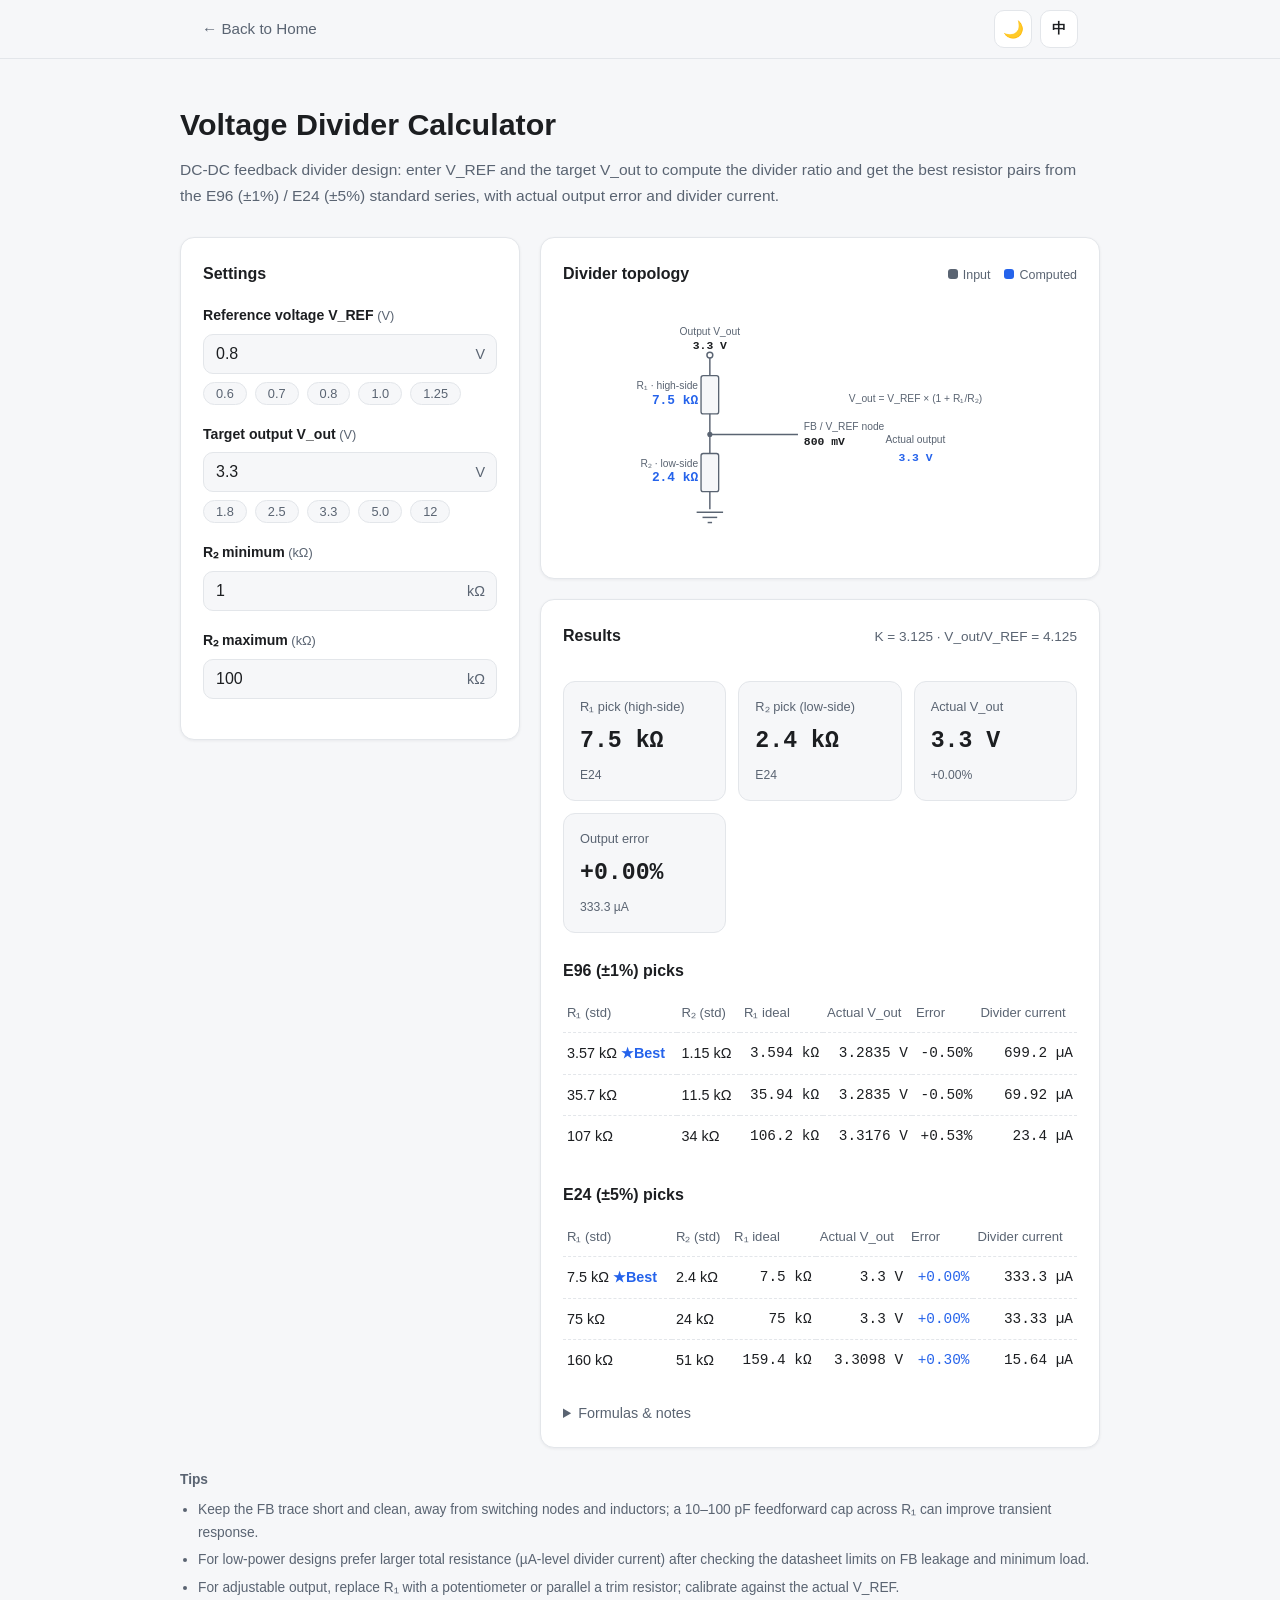
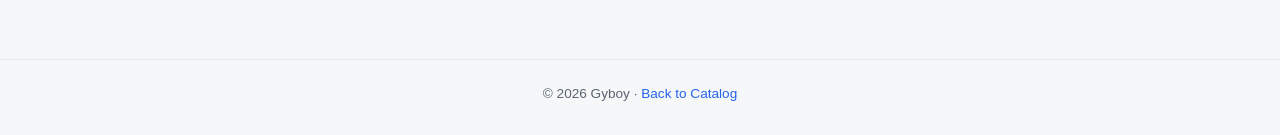
<file: tools/voltage-divider/index.html>
<!DOCTYPE html>
<html lang="zh-CN">
<head>
  <meta charset="UTF-8">
  <meta name="viewport" content="width=device-width, initial-scale=1">
  <title>分压电阻计算器 · Gyboy 的小站</title>
  <meta name="description" content="DC-DC 反馈分压电阻在线计算：输入基准电压 V_REF 与目标输出 V_out，自动计算分压比并从 E96（±1%）/ E24（±5%）标准阻值中推荐最优电阻组合，附实际输出误差与分压电流。">
  <link rel="icon" href="data:image/svg+xml,<svg xmlns='http://www.w3.org/2000/svg' viewBox='0 0 100 100'><text y='.9em' font-size='90'>🔻</text></svg>">
  <script>
    /* 主题预设：在 CSS 加载前确定明暗，避免页面闪烁 */
    (function () {
      var t = localStorage.getItem('gyboy-theme');
      if (!t) t = window.matchMedia && matchMedia('(prefers-color-scheme: dark)').matches ? 'dark' : 'light';
      document.documentElement.setAttribute('data-theme', t);
    })();
  </script>
  <link rel="stylesheet" href="/assets/css/style.css">
</head>
<body data-i18n-doc="vd.doc">
  <header class="site-header">
    <div class="container header-inner">
      <a class="back-link" href="/" data-i18n="nav.back">← 返回首页</a>
      <div class="header-actions">
        <button id="theme-toggle" class="icon-btn" data-i18n-title="nav.theme" aria-label="切换明暗主题" title="切换明暗主题">🌙</button>
        <button id="lang-toggle" class="icon-btn lang-btn" aria-label="切换到英文" title="切换到英文">EN</button>
      </div>
    </div>
  </header>

  <main class="container page-main">
    <h1 class="page-title" data-i18n="vd.h1">分压电阻计算器</h1>
    <p class="page-subtitle" data-i18n="vd.subtitle"></p>

    <div class="calc-grid">
      <!-- ============ 输入区 ============ -->
      <section class="panel">
        <h2 data-i18n="panel.settings">参数设置</h2>

        <div class="field">
          <label for="vref"><span data-i18n="vd.vref">基准电压 V_REF</span><span class="hint" data-i18n="vd.unitV">（V）</span></label>
          <div class="input-wrap">
            <input id="vref" type="number" value="0.8" min="0" step="any" inputmode="decimal">
            <span class="unit">V</span>
          </div>
          <div class="chips" data-for="vref">
            <button type="button" class="chip" data-value="0.6">0.6</button>
            <button type="button" class="chip" data-value="0.7">0.7</button>
            <button type="button" class="chip" data-value="0.8">0.8</button>
            <button type="button" class="chip" data-value="1.0">1.0</button>
            <button type="button" class="chip" data-value="1.25">1.25</button>
          </div>
        </div>

        <div class="field">
          <label for="vout"><span data-i18n="vd.vout">目标输出 V_out</span><span class="hint" data-i18n="vd.unitV">（V）</span></label>
          <div class="input-wrap">
            <input id="vout" type="number" value="3.3" min="0" step="any" inputmode="decimal">
            <span class="unit">V</span>
          </div>
          <div class="chips" data-for="vout">
            <button type="button" class="chip" data-value="1.8">1.8</button>
            <button type="button" class="chip" data-value="2.5">2.5</button>
            <button type="button" class="chip" data-value="3.3">3.3</button>
            <button type="button" class="chip" data-value="5">5.0</button>
            <button type="button" class="chip" data-value="12">12</button>
          </div>
        </div>

        <div class="field">
          <label><span data-i18n="vd.r2min">R₂ 取值下限</span><span class="hint" data-i18n="vd.unitK">（kΩ）</span></label>
          <div class="input-wrap">
            <input id="r2min" type="number" value="1" min="0" step="any" inputmode="decimal">
            <span class="unit">kΩ</span>
          </div>
        </div>
        <div class="field">
          <label><span data-i18n="vd.r2max">R₂ 取值上限</span><span class="hint" data-i18n="vd.unitK">（kΩ）</span></label>
          <div class="input-wrap">
            <input id="r2max" type="number" value="100" min="0" step="any" inputmode="decimal">
            <span class="unit">kΩ</span>
          </div>
        </div>

        <div id="error-box" class="error-box" role="alert"></div>
      </section>

      <!-- ============ 拓扑 + 结果区 ============ -->
      <div class="col-stack">
        <section class="panel">
          <div class="results-head">
            <h2 data-i18n="vd.schemTitle">分压拓扑</h2>
            <div class="legend">
              <span><span class="lg lg-known"></span><span data-i18n="legend.known">输入值</span></span>
              <span><span class="lg lg-comp"></span><span data-i18n="legend.comp">计算值</span></span>
            </div>
          </div>

          <div class="schem-wrap">
            <svg class="schem" viewBox="0 0 700 330" role="img" aria-label="DCDC 反馈分压拓扑图">
              <text x="200" y="28" text-anchor="middle" class="port-name" data-i18n="vd.svg.voutName">输出电压 V_out</text>
              <text x="200" y="47" text-anchor="middle" class="port-value" id="svg-vout">—</text>
              <circle cx="200" cy="56" r="4" class="port-dot"/>
              <line x1="200" y1="60" x2="200" y2="84" class="wire"/>

              <rect x="188" y="84" width="24" height="52" rx="3" class="res-body"/>
              <line x1="200" y1="136" x2="200" y2="164" class="wire"/>
              <text x="184" y="102" text-anchor="end" class="anno-name" data-i18n="vd.svg.r1">R₁ · 上分压</text>
              <text x="184" y="122" text-anchor="end" class="anno-value computed" id="svg-r1">—</text>

              <circle cx="200" cy="164" r="3.5" class="node-dot"/>
              <line x1="200" y1="164" x2="320" y2="164" class="wire"/>
              <text x="328" y="158" text-anchor="start" class="port-name" data-i18n="vd.svg.fb">FB / V_REF 节点</text>
              <text x="328" y="178" text-anchor="start" class="port-value" id="svg-fb">—</text>

              <line x1="200" y1="164" x2="200" y2="190" class="wire"/>
              <rect x="188" y="190" width="24" height="52" rx="3" class="res-body"/>
              <line x1="200" y1="242" x2="200" y2="266" class="wire"/>
              <text x="184" y="208" text-anchor="end" class="anno-name" data-i18n="vd.svg.r2">R₂ · 下分压</text>
              <text x="184" y="228" text-anchor="end" class="anno-value computed" id="svg-r2">—</text>

              <line x1="182" y1="270" x2="218" y2="270" class="wire"/>
              <line x1="190" y1="277" x2="210" y2="277" class="wire"/>
              <line x1="197" y1="284" x2="203" y2="284" class="wire"/>

              <text x="480" y="120" text-anchor="middle" class="port-name" data-i18n="vd.svg.formula">V_out = V_REF × (1 + R₁/R₂)</text>
              <text x="480" y="176" text-anchor="middle" class="port-name" data-i18n="vd.svg.actual">实际输出</text>
              <text x="480" y="200" text-anchor="middle" class="port-value computed" id="svg-vact">—</text>
            </svg>
          </div>
        </section>

        <section class="panel">
          <div class="results-head">
            <h2 data-i18n="panel.results">计算结果</h2>
            <span id="summary" class="summary"></span>
          </div>

          <div class="resistor-grid">
            <div class="resistor-card">
              <div class="label" id="c1l"></div>
              <div class="value" id="c1v">—</div>
              <div class="series" id="c1s"></div>
            </div>
            <div class="resistor-card">
              <div class="label" id="c2l"></div>
              <div class="value" id="c2v">—</div>
              <div class="series" id="c2s"></div>
            </div>
            <div class="resistor-card">
              <div class="label" id="c3l"></div>
              <div class="value" id="c3v">—</div>
              <div class="series" id="c3s"></div>
            </div>
            <div class="resistor-card">
              <div class="label" id="c4l"></div>
              <div class="value" id="c4v">—</div>
              <div class="series" id="c4s"></div>
            </div>
          </div>

          <h2 class="result-sub" id="t96"></h2>
          <div id="tbl96"></div>

          <h2 class="result-sub" id="t24"></h2>
          <div id="tbl24"></div>

          <details class="formula">
            <summary data-i18n="formula.summary">计算公式与说明</summary>
            <div class="formula-body">
              <p data-i18n-html="vd.f1"></p>
              <p data-i18n-html="vd.f2"></p>
              <p data-i18n-html="vd.f3"></p>
              <p data-i18n-html="vd.f4"></p>
              <p data-i18n-html="vd.f5"></p>
            </div>
          </details>
        </section>
      </div>
    </div>

    <section class="tips">
      <strong data-i18n="tips.title">小提示</strong>
      <ul>
        <li data-i18n="vd.t1"></li>
        <li data-i18n="vd.t2"></li>
        <li data-i18n="vd.t3"></li>
      </ul>
    </section>
  </main>

  <footer class="site-footer">
    <div class="container">
      © <span id="year">2026</span> Gyboy · <a href="/" data-i18n="footer.back">返回目录</a>
    </div>
  </footer>

  <script src="/assets/js/i18n.js"></script>
  <script src="/assets/js/common.js"></script>
  <script>
    /* ============================================================
     * DCDC 反馈分压电阻推荐
     *  V_out = V_REF × (1 + R1/R2) → R1/R2 = V_out/V_REF − 1 = K
     *  对 R2 取值范围内的每个标准阻值：R1_ideal = R2 × K，
     *  取最接近的标准 R1，计算实际输出与误差；
     *  每个数量级（10^k）保留误差最小的一组，按误差升序展示。
     * ============================================================ */
    (function () {
      var $ = function (id) { return document.getElementById(id); };

      var vrefEl = $('vref'), voutEl = $('vout'), minEl = $('r2min'), maxEl = $('r2max');
      var errEl = $('error-box'), sumEl = $('summary');
      var svgOut = { r1: $('svg-r1'), r2: $('svg-r2'), fb: $('svg-fb'), vout: $('svg-vout'), vact: $('svg-vact') };
      var cards = [
        { l: $('c1l'), v: $('c1v'), s: $('c1s') },
        { l: $('c2l'), v: $('c2v'), s: $('c2s') },
        { l: $('c3l'), v: $('c3v'), s: $('c3s') },
        { l: $('c4l'), v: $('c4v'), s: $('c4s') }
      ];

      var E24 = [1.0, 1.1, 1.2, 1.3, 1.5, 1.6, 1.8, 2.0, 2.2, 2.4, 2.7, 3.0, 3.3, 3.6, 3.9, 4.3,
                 4.7, 5.1, 5.6, 6.2, 6.8, 7.5, 8.2, 9.1];
      var E96 = [1.00, 1.02, 1.05, 1.07, 1.10, 1.13, 1.15, 1.18, 1.21, 1.24, 1.27, 1.30, 1.33, 1.37, 1.40, 1.43,
                 1.47, 1.50, 1.54, 1.58, 1.62, 1.65, 1.69, 1.74, 1.78, 1.82, 1.87, 1.91, 1.96, 2.00, 2.05, 2.10,
                 2.15, 2.21, 2.26, 2.32, 2.37, 2.43, 2.49, 2.55, 2.61, 2.67, 2.74, 2.80, 2.87, 2.94, 3.01, 3.09,
                 3.16, 3.24, 3.32, 3.40, 3.48, 3.57, 3.65, 3.74, 3.83, 3.92, 4.02, 4.12, 4.22, 4.32, 4.42, 4.53,
                 4.64, 4.75, 4.87, 4.99, 5.11, 5.23, 5.36, 5.49, 5.62, 5.76, 5.90, 6.04, 6.19, 6.34, 6.49, 6.65,
                 6.81, 6.98, 7.15, 7.32, 7.50, 7.68, 7.87, 8.06, 8.25, 8.45, 8.66, 8.87, 9.09, 9.31, 9.53, 9.76];

      function fmtOhm(r) {
        if (!isFinite(r) || r <= 0) return '—';
        if (r >= 1e6) return parseFloat((r / 1e6).toPrecision(4)) + ' MΩ';
        if (r >= 1e3) return parseFloat((r / 1e3).toPrecision(4)) + ' kΩ';
        if (r < 1) return parseFloat((r * 1e3).toPrecision(3)) + ' mΩ';
        return parseFloat(r.toPrecision(4)) + ' Ω';
      }
      function fmtV(v) {
        if (!isFinite(v)) return '—';
        if (v >= 1) return parseFloat(v.toPrecision(5)) + ' V';
        if (v >= 1e-3) return parseFloat((v * 1e3).toPrecision(5)) + ' mV';
        return parseFloat((v * 1e6).toPrecision(4)) + ' µV';
      }
      function fmtA(a) {
        if (!isFinite(a) || a <= 0) return '—';
        if (a >= 1e-3) return parseFloat((a * 1e3).toPrecision(4)) + ' mA';
        if (a >= 1e-6) return parseFloat((a * 1e6).toPrecision(4)) + ' µA';
        return parseFloat((a * 1e9).toPrecision(3)) + ' nA';
      }
      function fmtErr(e) { return (e >= 0 ? '+' : '') + e.toFixed(2) + '%'; }
      /* 在标准系列中找最接近 v 的阻值 */
      function nearestStd(v, series) {
        if (!isFinite(v) || v <= 0) return null;
        var exp = Math.floor(Math.log10(v));
        var best = null, bestErr = Infinity;
        [exp - 1, exp, exp + 1].forEach(function (e) {
          var mult = Math.pow(10, e);
          series.forEach(function (m) {
            var c = m * mult;
            var err = Math.abs(c - v);
            if (err < bestErr) { bestErr = err; best = c; }
          });
        });
        return best;
      }

      /*
       * 扫描推荐：K = R1/R2 理想比值
       * 对范围内每个标准 R2 求 R1_ideal = R2×K 的最近标准值，
       * 每个数量级（round(log10(R2))）保留误差最小的一组
       */
      function sweep(vref, vout, r2min, r2max, series) {
        var K = vout / vref - 1;
        var byBucket = {};
        series.forEach(function (m) {
          [0, 1, 2, 3, 4, 5, 6].forEach(function (e) {
            var r2 = m * Math.pow(10, e);
            if (r2 < r2min || r2 > r2max) return;
            var r1ideal = r2 * K;
            var r1 = nearestStd(r1ideal, series);
            if (!r1 || r1 < 10 || r1 > 10e6) return;
            var vact = vref * (1 + r1 / r2);
            var cand = {
              r1: r1, r2: r2, r1ideal: r1ideal, vact: vact,
              err: (vact - vout) / vout * 100,
              idiv: vout / (r1 + r2),
              series: series === E96 ? 'E96' : 'E24'
            };
            var b = Math.round(Math.log10(r2));
            if (!byBucket[b] || Math.abs(cand.err) < Math.abs(byBucket[b].err)) byBucket[b] = cand;
          });
        });
        return Object.keys(byBucket)
          .map(function (k) { return byBucket[k]; })
          .sort(function (a, b) { return Math.abs(a.err) - Math.abs(b.err); });
      }

      function fail(key) {
        errEl.textContent = I18N.t(key);
        errEl.style.display = 'block';
        cards.forEach(function (c) { c.v.textContent = '—'; c.s.textContent = ''; });
        $('tbl96').innerHTML = ''; $('tbl24').innerHTML = '';
        sumEl.textContent = '';
        svgOut.r1.textContent = svgOut.r2.textContent = svgOut.vact.textContent = '—';
        svgOut.fb.textContent = '—'; svgOut.vout.textContent = '—';
      }
      function hideError() { errEl.style.display = 'none'; }

      function buildTable(list, title) {
        var h = '<table class="power-table"><thead><tr>' +
          '<th style="text-align:left;">' + I18N.t('vd.tblR1') + '</th>' +
          '<th style="text-align:left;">' + I18N.t('vd.tblR2') + '</th>' +
          '<th>' + I18N.t('vd.tblIdeal') + '</th>' +
          '<th>' + I18N.t('vd.tblVout') + '</th>' +
          '<th>' + I18N.t('vd.tblErr') + '</th>' +
          '<th>' + I18N.t('vd.tblI') + '</th></tr></thead><tbody>';
        if (!list.length) {
          h += '<tr><td colspan="6" style="text-align:center;color:var(--text-2);">—</td></tr>';
        } else {
          list.slice(0, 5).forEach(function (c, i) {
            h += '<tr><td style="text-align:left;">' + fmtOhm(c.r1) + (i === 0 ? ' <span style="color:var(--accent);font-weight:700;">★' + I18N.t('vd.bestTag') + '</span>' : '') + '</td>' +
              '<td style="text-align:left;">' + fmtOhm(c.r2) + '</td>' +
              '<td class="num">' + fmtOhm(c.r1ideal) + '</td>' +
              '<td class="num">' + fmtV(c.vact) + '</td>' +
              '<td class="num" style="color:' + (Math.abs(c.err) < 0.5 ? 'var(--accent)' : 'var(--text)') + ';">' + fmtErr(c.err) + '</td>' +
              '<td class="num">' + fmtA(c.idiv) + '</td></tr>';
          });
        }
        return h + '</tbody></table>';
      }

      function recalc() {
        var vref = parseFloat(vrefEl.value), vout = parseFloat(voutEl.value);
        var r2min = parseFloat(minEl.value) * 1e3, r2max = parseFloat(maxEl.value) * 1e3;
        if (!(vref > 0) || !(vout > 0)) return fail('vd.msg.positive');
        if (!(vout > vref)) return fail('vd.msg.refBelow');
        if (!(r2min > 0) || !(r2max >= r2min)) return fail('vd.msg.range');
        hideError();

        var e96 = sweep(vref, vout, r2min, r2max, E96);
        var e24 = sweep(vref, vout, r2min, r2max, E24);
        /* 拓扑图与结果卡片展示两个系列中的全局最优 */
        var best = e96[0] || e24[0];
        if (e24[0] && (!best || Math.abs(e24[0].err) < Math.abs(best.err))) best = e24[0];

        svgOut.vout.textContent = fmtV(vout);
        svgOut.fb.textContent = fmtV(vref);
        if (best) {
          svgOut.r1.textContent = fmtOhm(best.r1);
          svgOut.r2.textContent = fmtOhm(best.r2);
          svgOut.vact.textContent = fmtV(best.vact);
          var lbl = [
            I18N.t('vd.cards.r1'), I18N.t('vd.cards.r2'),
            I18N.t('vd.cards.vact'), I18N.t('vd.cards.err')
          ];
          cards[0].l.textContent = lbl[0]; cards[0].v.textContent = fmtOhm(best.r1); cards[0].s.textContent = best.series;
          cards[1].l.textContent = lbl[1]; cards[1].v.textContent = fmtOhm(best.r2); cards[1].s.textContent = best.series;
          cards[2].l.textContent = lbl[2]; cards[2].v.textContent = fmtV(best.vact); cards[2].s.textContent = fmtErr(best.err);
          cards[3].l.textContent = lbl[3]; cards[3].v.textContent = fmtErr(best.err); cards[3].s.textContent = fmtA(best.idiv);
        }
        $('t96').textContent = I18N.t('vd.tbl96');
        $('t24').textContent = I18N.t('vd.tbl24');
        $('tbl96').innerHTML = buildTable(e96);
        $('tbl24').innerHTML = buildTable(e24);
        sumEl.textContent = 'K = ' + parseFloat((vout / vref - 1).toPrecision(4)) +
          ' · V_out/V_REF = ' + parseFloat((vout / vref).toPrecision(4));
      }

      function refreshChips() {
        document.querySelectorAll('.chips').forEach(function (group) {
          var input = document.getElementById(group.getAttribute('data-for'));
          var v = parseFloat(input.value);
          group.querySelectorAll('.chip').forEach(function (chip) {
            chip.classList.toggle('active', parseFloat(chip.getAttribute('data-value')) === v);
          });
        });
      }

      [vrefEl, voutEl, minEl, maxEl].forEach(function (el) { el.addEventListener('input', recalc); });
      document.querySelectorAll('.chips').forEach(function (group) {
        var input = document.getElementById(group.getAttribute('data-for'));
        group.addEventListener('click', function (e) {
          var chip = e.target.closest('.chip');
          if (!chip) return;
          input.value = chip.getAttribute('data-value');
          recalc();
        });
      });
      document.addEventListener('langchange', recalc);

      recalc();

      /* 供自动化测试 */
      window.__VD_TEST = {
        sweep: sweep,
        last: function () {
          var vref = parseFloat(vrefEl.value), vout = parseFloat(voutEl.value);
          var r2min = parseFloat(minEl.value) * 1e3, r2max = parseFloat(maxEl.value) * 1e3;
          return { vref: vref, vout: vout, e96: sweep(vref, vout, r2min, r2max, E96), e24: sweep(vref, vout, r2min, r2max, E24) };
        }
      };
    })();
  </script>
</body>
</html>
</file>
<file: assets/css/style.css>
/* ============================================================
   Gyboy 小站 · 全站样式
   明暗双主题：默认跟随系统，可通过顶栏按钮手动切换（存入 localStorage）
   ============================================================ */

/* ---------- 主题变量 ---------- */
:root {
  color-scheme: light;
  --bg: #f6f7f9;
  --surface: #ffffff;
  --text: #1c1e21;
  --text-2: #5a6472;
  --accent: #2563eb;
  --accent-contrast: #ffffff;
  --accent-weak: rgba(37, 99, 235, 0.08);
  --border: #e3e6ea;
  --shadow: 0 1px 3px rgba(15, 23, 42, 0.06);
  --shadow-hover: 0 12px 28px rgba(15, 23, 42, 0.12);
  --danger: #dc2626;
}

[data-theme="dark"] {
  color-scheme: dark;
  --bg: #0d1117;
  --surface: #161c26;
  --text: #e6edf3;
  --text-2: #8b98a9;
  --accent: #5b9dff;
  --accent-contrast: #0d1117;
  --accent-weak: rgba(91, 157, 255, 0.12);
  --border: #293241;
  --shadow: 0 1px 3px rgba(0, 0, 0, 0.4);
  --shadow-hover: 0 12px 28px rgba(0, 0, 0, 0.55);
  --danger: #f87171;
}

/* ---------- 基础 ---------- */
* { box-sizing: border-box; }
html { scroll-behavior: smooth; }
body {
  margin: 0;
  font-family: -apple-system, BlinkMacSystemFont, "Segoe UI", "PingFang SC",
    "Hiragino Sans GB", "Microsoft YaHei", "Noto Sans SC", sans-serif;
  background: var(--bg);
  color: var(--text);
  line-height: 1.7;
  -webkit-font-smoothing: antialiased;
  transition: background 0.25s ease, color 0.25s ease;
}
a { color: var(--accent); text-decoration: none; }
a:hover { text-decoration: underline; }

.container { max-width: 920px; margin: 0 auto; padding: 0 22px; }

/* ---------- 顶栏 ---------- */
.site-header {
  position: sticky;
  top: 0;
  z-index: 20;
  background: var(--bg);
  border-bottom: 1px solid var(--border);
}
.header-inner {
  display: flex;
  align-items: center;
  justify-content: space-between;
  height: 58px;
}
/* 顶栏右侧动作组：主题与语言按钮紧邻排列 */
.header-actions {
  display: flex;
  align-items: center;
  gap: 8px;
}
.brand { font-weight: 700; font-size: 1.05rem; color: var(--text); }
.brand:hover { text-decoration: none; color: var(--accent); }
.back-link { color: var(--text-2); font-size: 0.95rem; }
.back-link:hover { color: var(--accent); text-decoration: none; }

.icon-btn {
  width: 38px;
  height: 38px;
  display: inline-flex;
  align-items: center;
  justify-content: center;
  border: 1px solid var(--border);
  border-radius: 10px;
  background: var(--surface);
  color: var(--text);
  font-size: 1.05rem;
  cursor: pointer;
  transition: border-color 0.2s, transform 0.2s;
}
.icon-btn:hover { border-color: var(--accent); transform: translateY(-1px); }

/* 语言切换按钮（EN / 中），与主题按钮并排 */
.icon-btn.lang-btn {
  width: auto;
  min-width: 38px;
  padding: 0 10px;
  font-size: 0.85rem;
  font-weight: 700;
  letter-spacing: 0.5px;
}

/* ---------- 首页 ---------- */
.hero { padding: 64px 0 40px; }
.hero h1 {
  font-size: clamp(1.7rem, 4vw, 2.4rem);
  margin: 0 0 12px;
  letter-spacing: 0.5px;
}
.hero p { color: var(--text-2); margin: 0; font-size: 1.05rem; max-width: 580px; }

.section-title {
  font-size: 0.85rem;
  font-weight: 600;
  color: var(--text-2);
  text-transform: uppercase;
  letter-spacing: 2px;
  margin: 8px 0 16px;
}

.card-grid {
  display: grid;
  grid-template-columns: repeat(auto-fill, minmax(250px, 1fr));
  gap: 16px;
  padding-bottom: 48px;
}
.card {
  display: flex;
  gap: 14px;
  padding: 20px;
  background: var(--surface);
  border: 1px solid var(--border);
  border-radius: 14px;
  color: var(--text);
  box-shadow: var(--shadow);
  transition: transform 0.18s ease, box-shadow 0.18s ease, border-color 0.18s ease;
}
.card:hover {
  text-decoration: none;
  transform: translateY(-3px);
  box-shadow: var(--shadow-hover);
  border-color: var(--accent);
}
.card-icon {
  font-size: 1.6rem;
  line-height: 1;
  width: 48px;
  height: 48px;
  flex: none;
  display: flex;
  align-items: center;
  justify-content: center;
  background: var(--accent-weak);
  border-radius: 12px;
}
.card-title {
  margin: 2px 0 6px;
  font-size: 1.02rem;
  display: flex;
  align-items: center;
  gap: 8px;
  flex-wrap: wrap;
}
.card-tag {
  font-size: 0.72rem;
  font-weight: 500;
  color: var(--accent);
  background: var(--accent-weak);
  padding: 1px 8px;
  border-radius: 99px;
}
.card-desc { margin: 0; color: var(--text-2); font-size: 0.88rem; line-height: 1.65; }
.card-go { display: inline-block; margin-top: 10px; font-size: 0.85rem; color: var(--accent); }

.empty-tip { color: var(--text-2); padding-bottom: 60px; }

/* ---------- 子页面通用 ---------- */
.page-main { padding: 40px 0 56px; }
.page-title { font-size: clamp(1.4rem, 3vw, 1.9rem); margin: 0 0 6px; }
.page-subtitle { color: var(--text-2); margin: 0 0 28px; font-size: 0.97rem; }

.panel {
  background: var(--surface);
  border: 1px solid var(--border);
  border-radius: 14px;
  padding: 22px;
  box-shadow: var(--shadow);
}
.panel h2 { font-size: 1rem; margin: 0 0 16px; }

/* ---------- 页脚 ---------- */
.site-footer {
  border-top: 1px solid var(--border);
  padding: 22px 0 30px;
  color: var(--text-2);
  font-size: 0.85rem;
  text-align: center;
}

/* ---------- 计算器 ---------- */
.calc-grid {
  display: grid;
  /* minmax(0, 1fr)：允许列收缩到容器宽度，防止内部 nowrap 内容把轨道撑破 */
  grid-template-columns: 340px minmax(0, 1fr);
  gap: 20px;
  align-items: start;
}
.calc-grid > * { min-width: 0; }
.col-stack { display: grid; gap: 20px; align-content: start; }
.col-stack > .panel { min-width: 0; }
.field { margin-bottom: 18px; }
.field label { display: block; font-size: 0.88rem; font-weight: 600; margin-bottom: 6px; }
.field .hint { font-weight: 400; color: var(--text-2); font-size: 0.8rem; }
.input-wrap { position: relative; }
.input-wrap input {
  width: 100%;
  padding: 10px 52px 10px 12px;
  font-size: 1rem;
  font-family: inherit;
  color: var(--text);
  background: var(--bg);
  border: 1px solid var(--border);
  border-radius: 10px;
  outline: none;
  transition: border-color 0.15s, box-shadow 0.15s;
}
.input-wrap input:focus { border-color: var(--accent); box-shadow: 0 0 0 3px var(--accent-weak); }
.input-wrap .unit {
  position: absolute;
  right: 12px;
  top: 50%;
  transform: translateY(-50%);
  color: var(--text-2);
  font-size: 0.9rem;
  pointer-events: none;
}

.chips { display: flex; flex-wrap: wrap; gap: 8px; margin-top: 8px; }
.chip {
  border: 1px solid var(--border);
  background: var(--bg);
  color: var(--text-2);
  border-radius: 99px;
  padding: 3px 12px;
  font-size: 0.8rem;
  font-family: inherit;
  cursor: pointer;
  transition: border-color 0.15s, color 0.15s, background 0.15s;
}
.chip:hover { border-color: var(--accent); color: var(--accent); }
.chip.active { background: var(--accent); border-color: var(--accent); color: var(--accent-contrast); }

/* ---------- 分段控件 ---------- */
.seg {
  display: flex;
  gap: 4px;
  background: var(--bg);
  border: 1px solid var(--border);
  border-radius: 10px;
  padding: 4px;
}
.seg-btn {
  flex: 1;
  border: none;
  background: transparent;
  color: var(--text-2);
  font-family: inherit;
  font-size: 0.88rem;
  padding: 7px 10px;
  border-radius: 7px;
  cursor: pointer;
  white-space: nowrap;
  transition: color 0.15s, background 0.15s;
}
.seg-btn:hover { color: var(--accent); }
.seg-btn.active { background: var(--accent); color: var(--accent-contrast); font-weight: 600; }
.mode-hint { font-size: 0.78rem; color: var(--text-2); margin: 8px 0 0; line-height: 1.6; }

/* ---------- 电路拓扑图 ---------- */
.results-head {
  display: flex;
  align-items: baseline;
  justify-content: space-between;
  flex-wrap: wrap;
  gap: 8px;
}
.legend { display: flex; gap: 14px; font-size: 0.78rem; color: var(--text-2); }
.legend .lg {
  display: inline-block;
  width: 10px;
  height: 10px;
  border-radius: 3px;
  margin-right: 5px;
}
.lg-known { background: var(--text-2); }
.lg-comp { background: var(--accent); }

.schem-wrap { overflow-x: auto; margin-top: 10px; }
.schem { display: block; width: 100%; min-width: 500px; height: auto; }
.schem text { font-family: inherit; }
.schem .wire { stroke: var(--text-2); stroke-width: 2; fill: none; }
.schem .res-body { fill: var(--bg); stroke: var(--text-2); stroke-width: 1.8; }
.schem .node-dot { fill: var(--text-2); }
.schem .port-dot { fill: var(--surface); stroke: var(--text-2); stroke-width: 2; }
.schem .port-name { font-size: 14px; fill: var(--text-2); }
.schem .port-value {
  font-size: 15.5px;
  font-weight: 600;
  fill: var(--text);
  font-family: ui-monospace, "Cascadia Mono", Consolas, monospace;
  font-variant-numeric: tabular-nums;
}
.schem .anno-name { font-size: 14px; fill: var(--text-2); }
.schem .anno-value {
  font-size: 17.5px;
  font-weight: 700;
  fill: var(--text);
  font-family: ui-monospace, "Cascadia Mono", Consolas, monospace;
  font-variant-numeric: tabular-nums;
}
.schem .db-badge { font-size: 20px; font-weight: 700; fill: var(--text); }
.schem .computed { fill: var(--accent); }
.schem .anno-name.computed { fill: var(--text-2); }
/* 波形图（RF 功率·电压换算页） */
.schem .axis { stroke: var(--text-2); stroke-width: 1; opacity: 0.55; }
.schem .trace { stroke: var(--text); stroke-width: 2.5; fill: none; stroke-linejoin: round; }
.schem .guide { stroke: var(--text-2); stroke-width: 1.5; stroke-dasharray: 6 5; fill: none; }
.summary { color: var(--text-2); font-size: 0.85rem; }

.resistor-grid {
  display: grid;
  grid-template-columns: repeat(auto-fit, minmax(150px, 1fr));
  gap: 12px;
  margin-top: 16px;
}
.resistor-card {
  border: 1px solid var(--border);
  border-radius: 12px;
  padding: 14px 16px;
  background: var(--bg);
}
.resistor-card .label { font-size: 0.8rem; color: var(--text-2); margin-bottom: 4px; }
.resistor-card .value {
  font-size: 1.45rem;
  font-weight: 700;
  font-family: ui-monospace, "Cascadia Mono", Consolas, monospace;
  font-variant-numeric: tabular-nums;
}
.resistor-card .series { font-size: 0.76rem; color: var(--text-2); margin-top: 4px; }
.resistor-card .value.bin {
  font-size: 1.02rem;
  letter-spacing: 0.5px;
  word-break: break-all;
  line-height: 1.5;
}

.panel .result-sub { margin: 24px 0 10px; }

/* ---------- CRC 工具 ---------- */
.input-area textarea {
  width: 100%;
  min-height: 120px;
  padding: 10px 12px;
  font-size: 0.95rem;
  font-family: ui-monospace, "Cascadia Mono", Consolas, monospace;
  color: var(--text);
  background: var(--bg);
  border: 1px solid var(--border);
  border-radius: 10px;
  outline: none;
  resize: vertical;
  transition: border-color 0.15s, box-shadow 0.15s;
}
.input-area textarea:focus { border-color: var(--accent); box-shadow: 0 0 0 3px var(--accent-weak); }
.select-wrap select {
  width: 100%;
  padding: 9px 12px;
  font-size: 0.95rem;
  font-family: inherit;
  color: var(--text);
  background: var(--bg);
  border: 1px solid var(--border);
  border-radius: 10px;
  outline: none;
  cursor: pointer;
  transition: border-color 0.15s;
}
.select-wrap select:focus { border-color: var(--accent); }
.params-grid {
  display: grid;
  grid-template-columns: 1fr 1fr;
  gap: 12px 14px;
  margin-top: 14px;
}
.params-grid .pfield label {
  display: block;
  font-size: 0.76rem;
  font-weight: 600;
  color: var(--text-2);
  margin-bottom: 4px;
}
.params-grid input[type="text"],
.params-grid select {
  width: 100%;
  padding: 7px 9px;
  font-size: 0.88rem;
  font-family: ui-monospace, "Cascadia Mono", Consolas, monospace;
  color: var(--text);
  background: var(--bg);
  border: 1px solid var(--border);
  border-radius: 8px;
  outline: none;
  transition: border-color 0.15s;
}
.params-grid input[type="text"]:focus { border-color: var(--accent); }
.params-grid input:disabled, .params-grid select:disabled { opacity: 0.6; cursor: not-allowed; }
.check-row { display: flex; gap: 18px; align-items: center; grid-column: 1 / -1; }
.check-row label {
  display: inline-flex;
  align-items: center;
  gap: 6px;
  font-size: 0.84rem;
  color: var(--text);
  cursor: pointer;
}
.check-row input[type="checkbox"] { width: 15px; height: 15px; accent-color: var(--accent); cursor: pointer; }
.result-main {
  font-size: 2.1rem;
  font-weight: 700;
  font-family: ui-monospace, "Cascadia Mono", Consolas, monospace;
  font-variant-numeric: tabular-nums;
  letter-spacing: 1px;
  margin: 14px 0 4px;
  word-break: break-all;
}

.power-table { width: 100%; border-collapse: collapse; margin-top: 4px; font-size: 0.9rem; }
.power-table th,
.power-table td { text-align: left; padding: 8px 4px; border-bottom: 1px dashed var(--border); }
.power-table tr:last-child td { border-bottom: none; }
.power-table th { color: var(--text-2); font-weight: 500; font-size: 0.82rem; }
.power-table td.num {
  text-align: right;
  font-family: ui-monospace, "Cascadia Mono", Consolas, monospace;
  font-variant-numeric: tabular-nums;
}

.error-box {
  display: none;
  background: rgba(220, 38, 38, 0.08);
  color: var(--danger);
  border: 1px solid rgba(220, 38, 38, 0.3);
  border-radius: 10px;
  padding: 10px 14px;
  font-size: 0.9rem;
  margin-bottom: 4px;
}

details.formula { margin-top: 20px; }
details.formula summary { cursor: pointer; color: var(--text-2); font-size: 0.9rem; }
details.formula .formula-body {
  margin-top: 12px;
  padding: 16px 18px;
  background: var(--bg);
  border: 1px solid var(--border);
  border-radius: 12px;
  font-size: 0.88rem;
  color: var(--text-2);
}
details.formula .formula-body p { margin: 6px 0; }
details.formula code {
  font-family: ui-monospace, Consolas, monospace;
  color: var(--text);
}

.tips { margin-top: 20px; font-size: 0.86rem; color: var(--text-2); }
.tips ul { margin: 6px 0 0; padding-left: 18px; }
.tips li { margin-bottom: 4px; }

/* ---------- 按钮 ---------- */
.btn {
  display: inline-block;
  padding: 9px 20px;
  border-radius: 10px;
  background: var(--accent);
  border: 1px solid var(--accent);
  color: var(--accent-contrast);
  font-weight: 600;
  font-size: 0.92rem;
  transition: filter 0.15s, transform 0.15s;
}
.btn:hover { filter: brightness(1.08); text-decoration: none; transform: translateY(-1px); }

/* ---------- 其他 ---------- */
:focus-visible { outline: 2px solid var(--accent); outline-offset: 2px; }

@media (max-width: 760px) {
  .calc-grid { grid-template-columns: minmax(0, 1fr); }
  .hero { padding: 44px 0 32px; }
}
</file>
